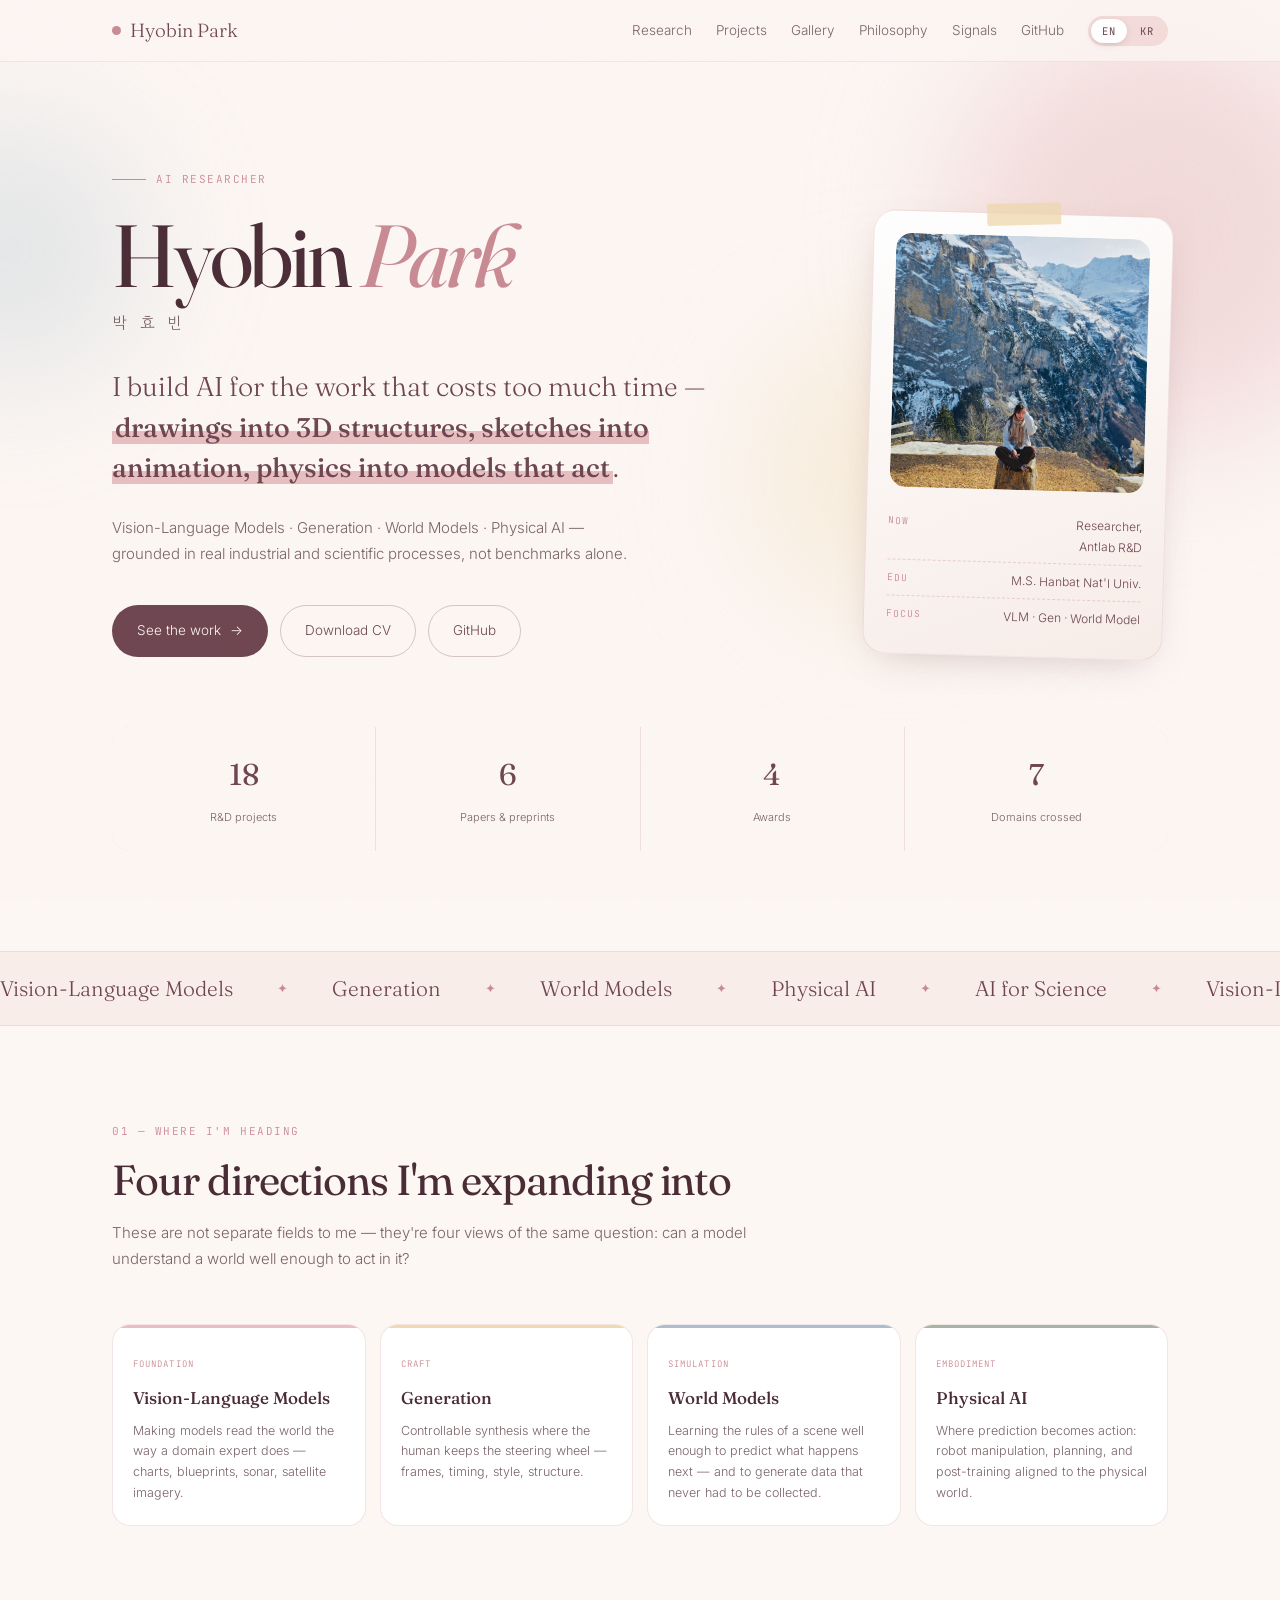
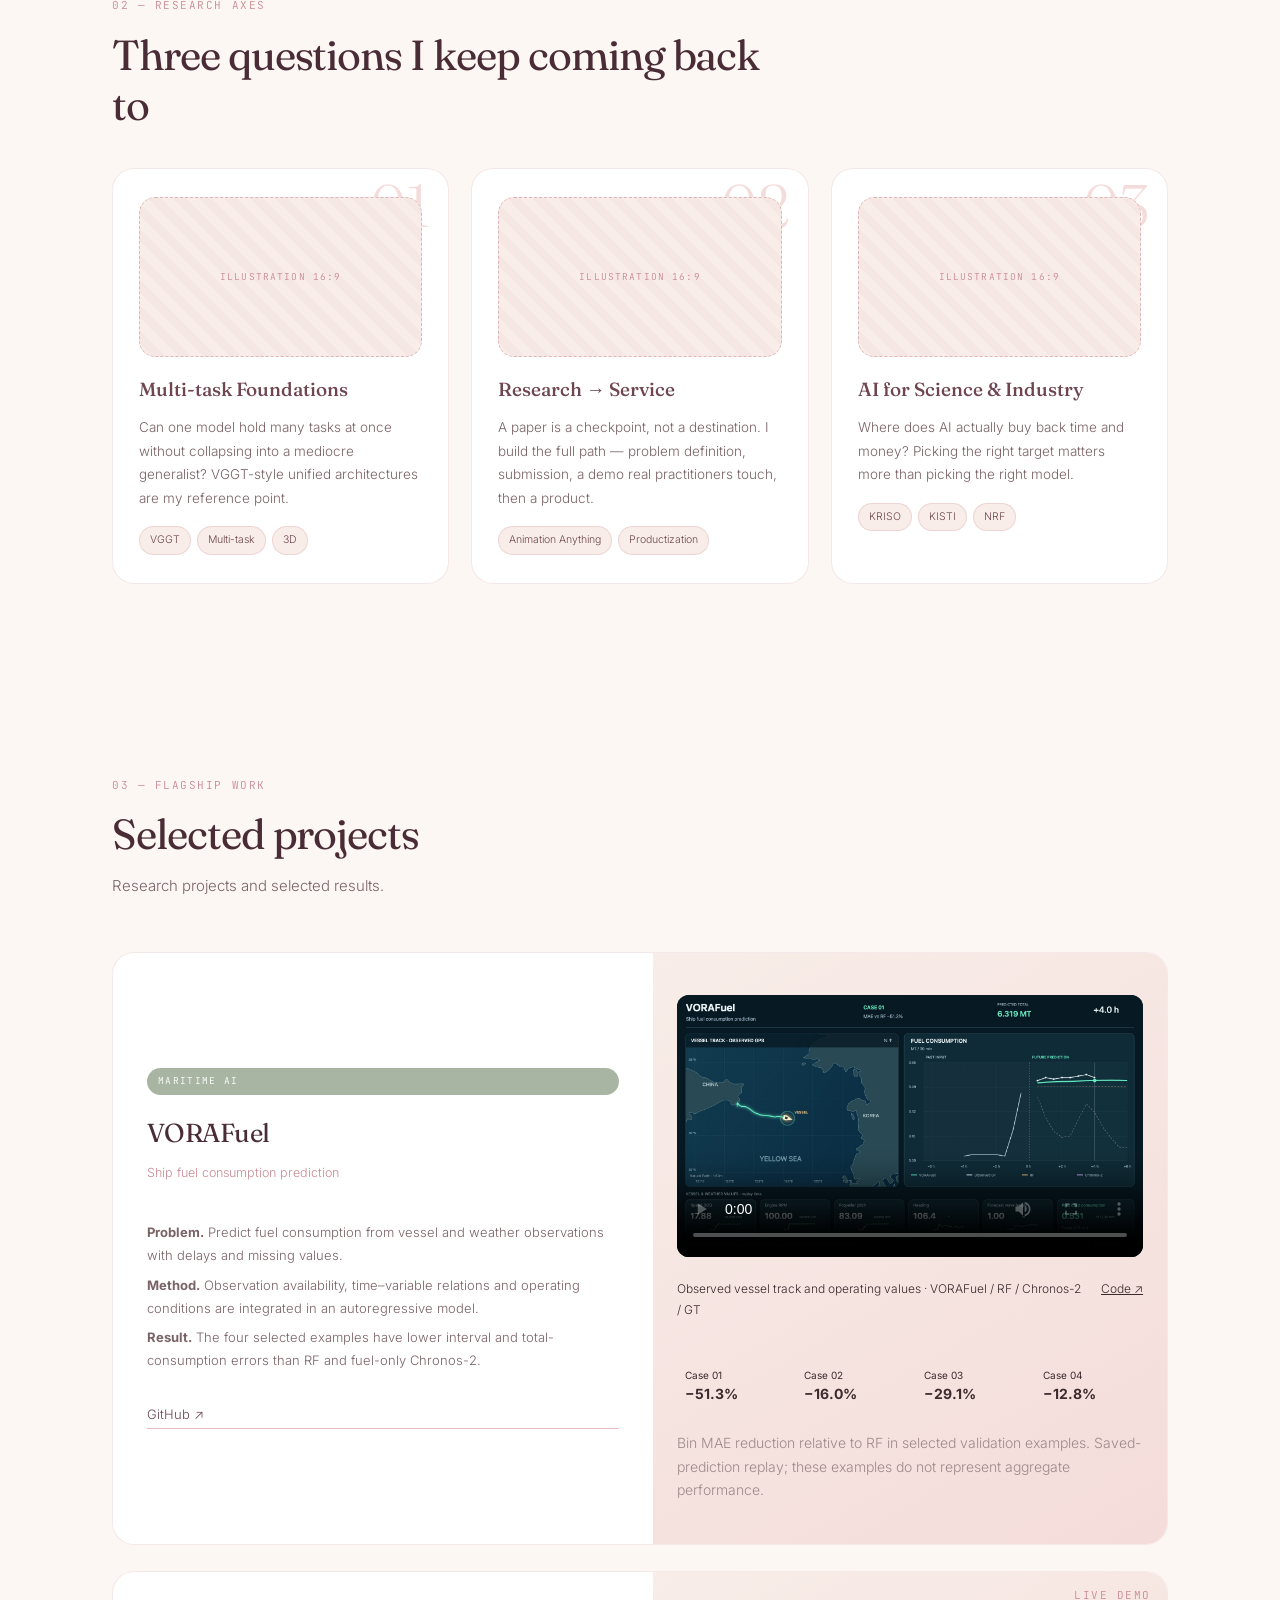
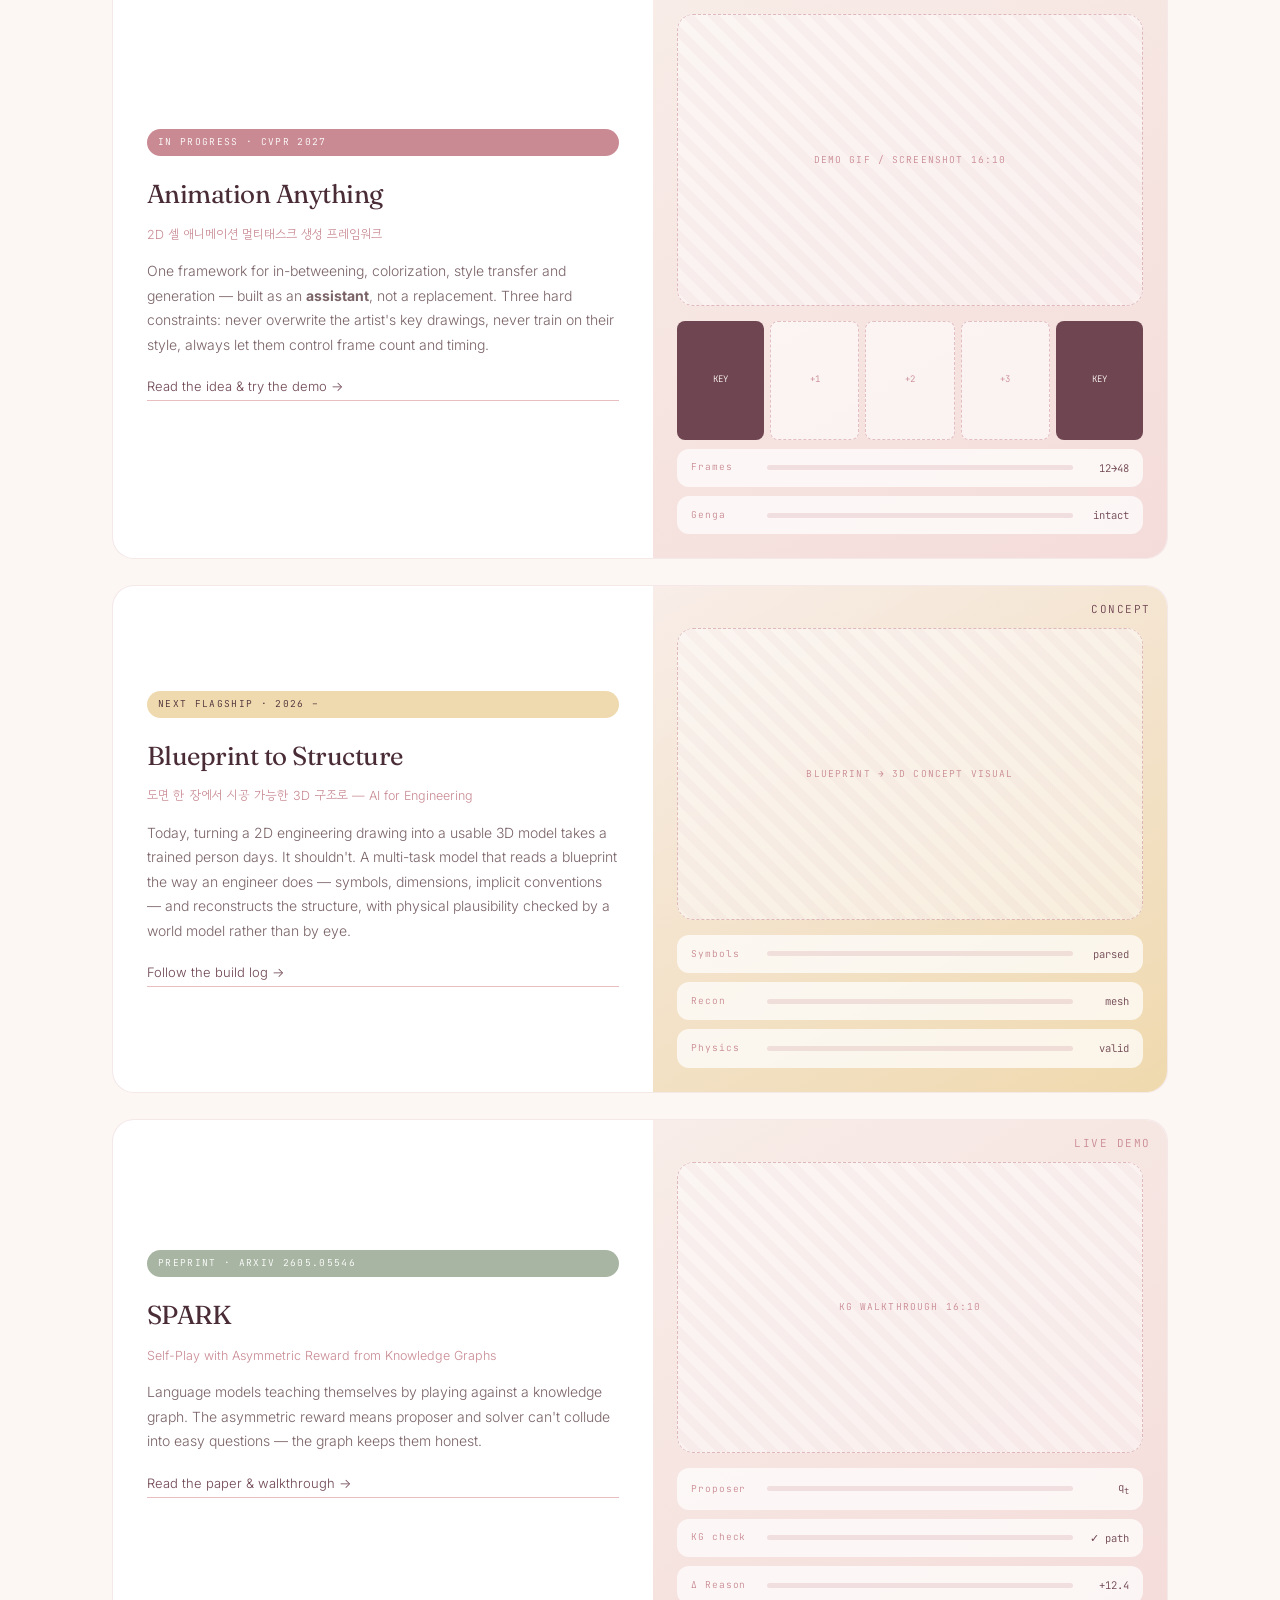
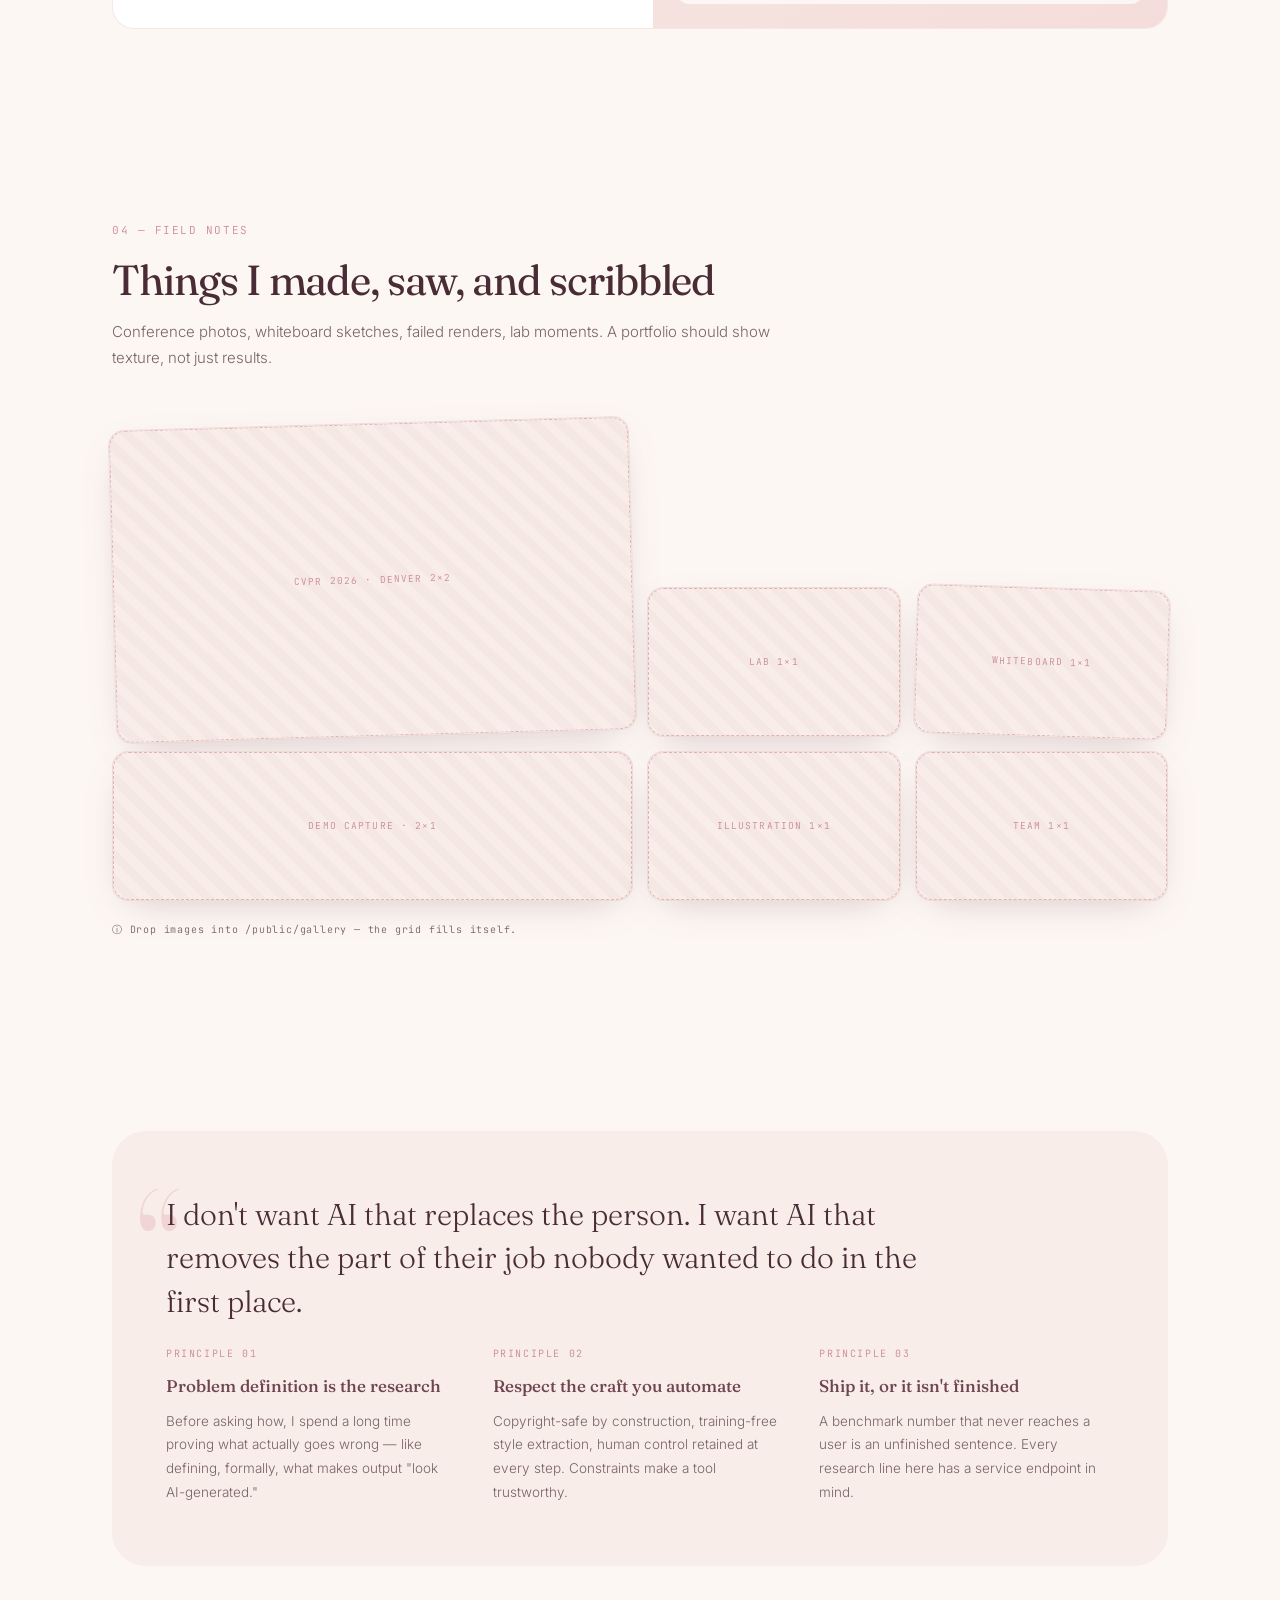
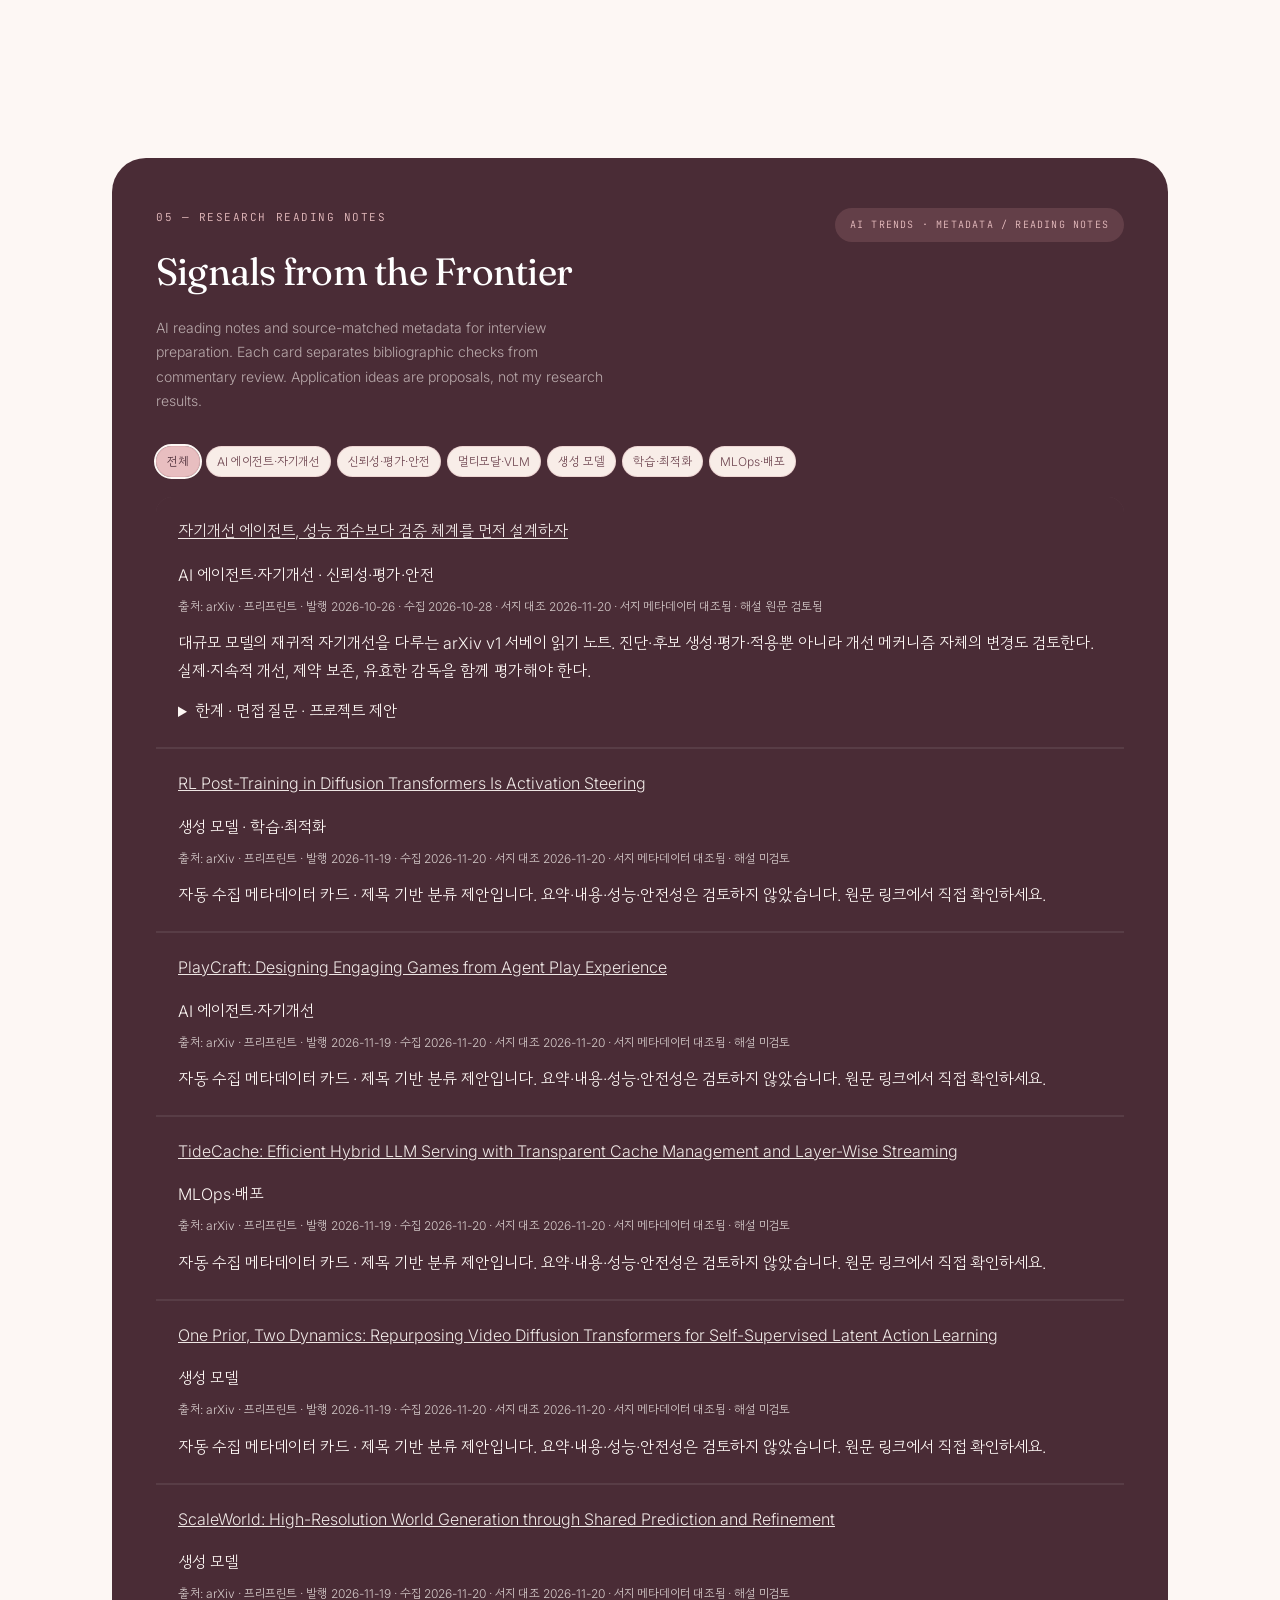
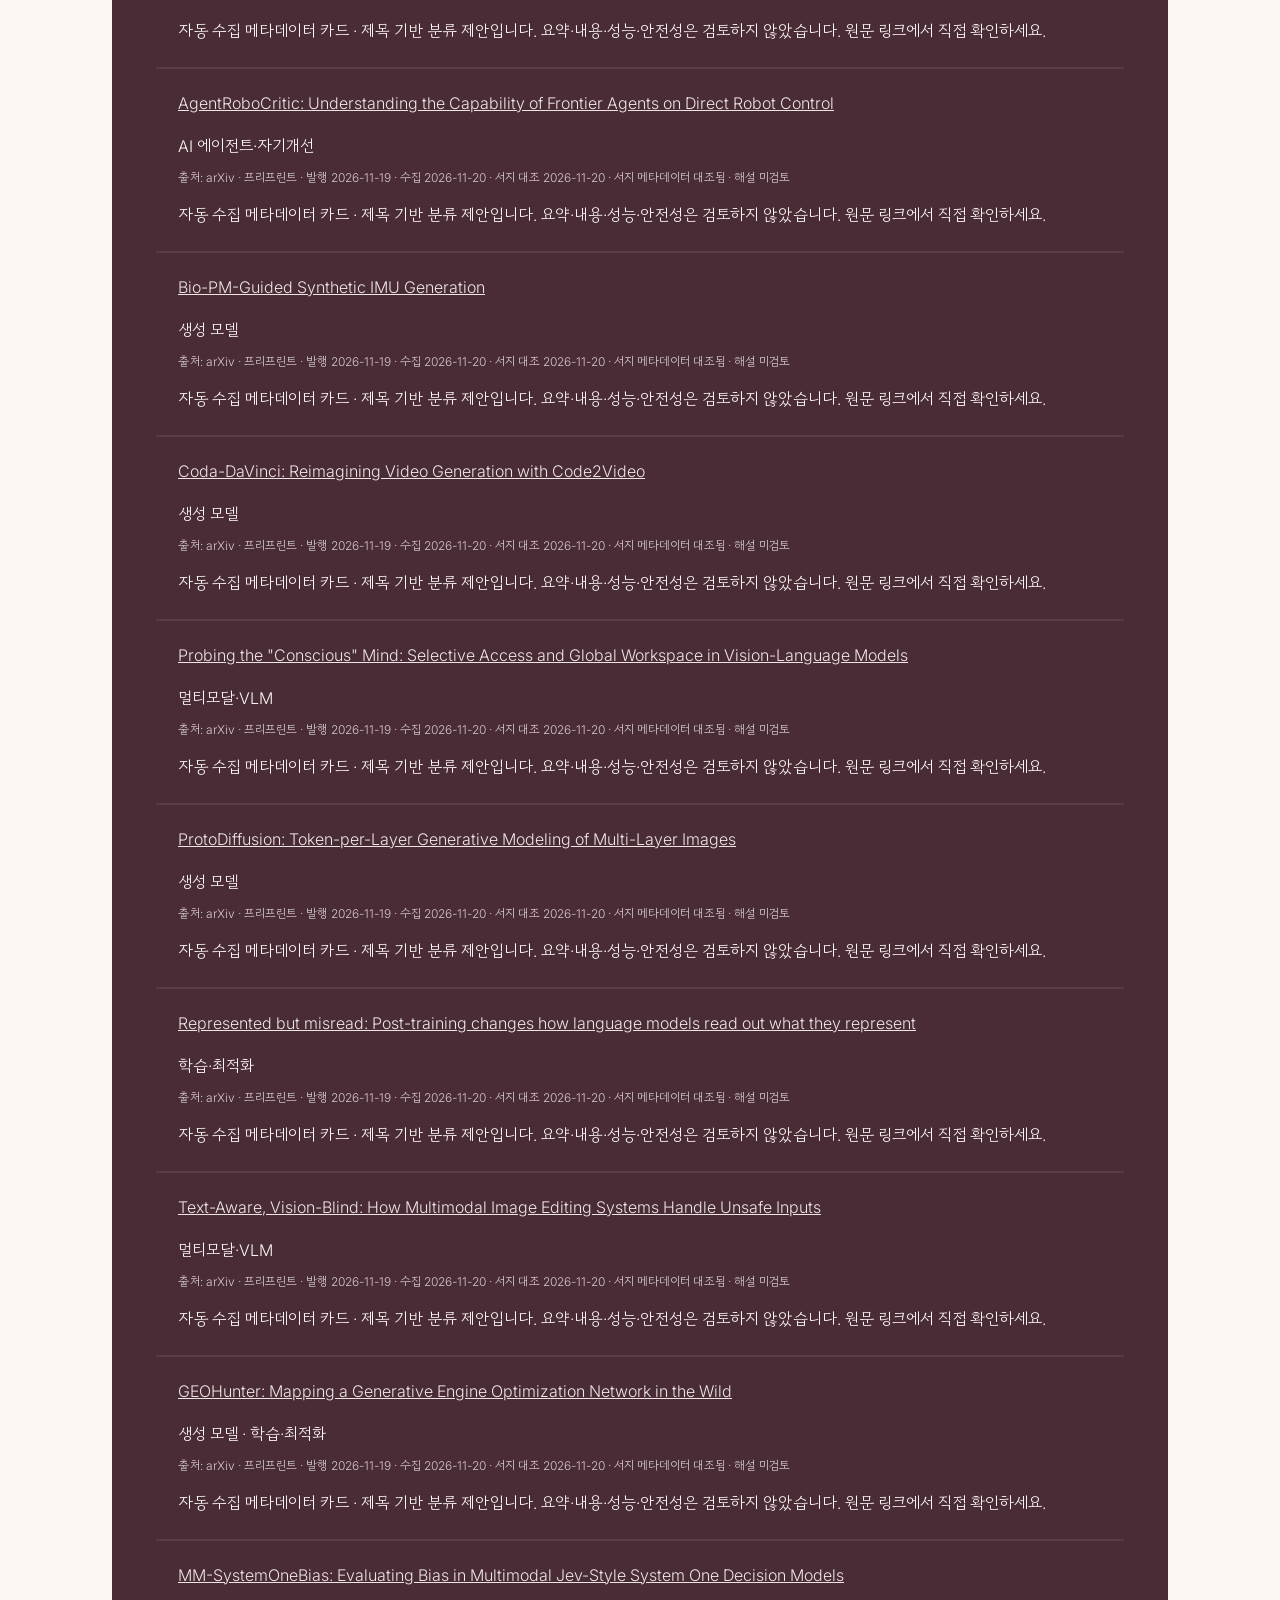
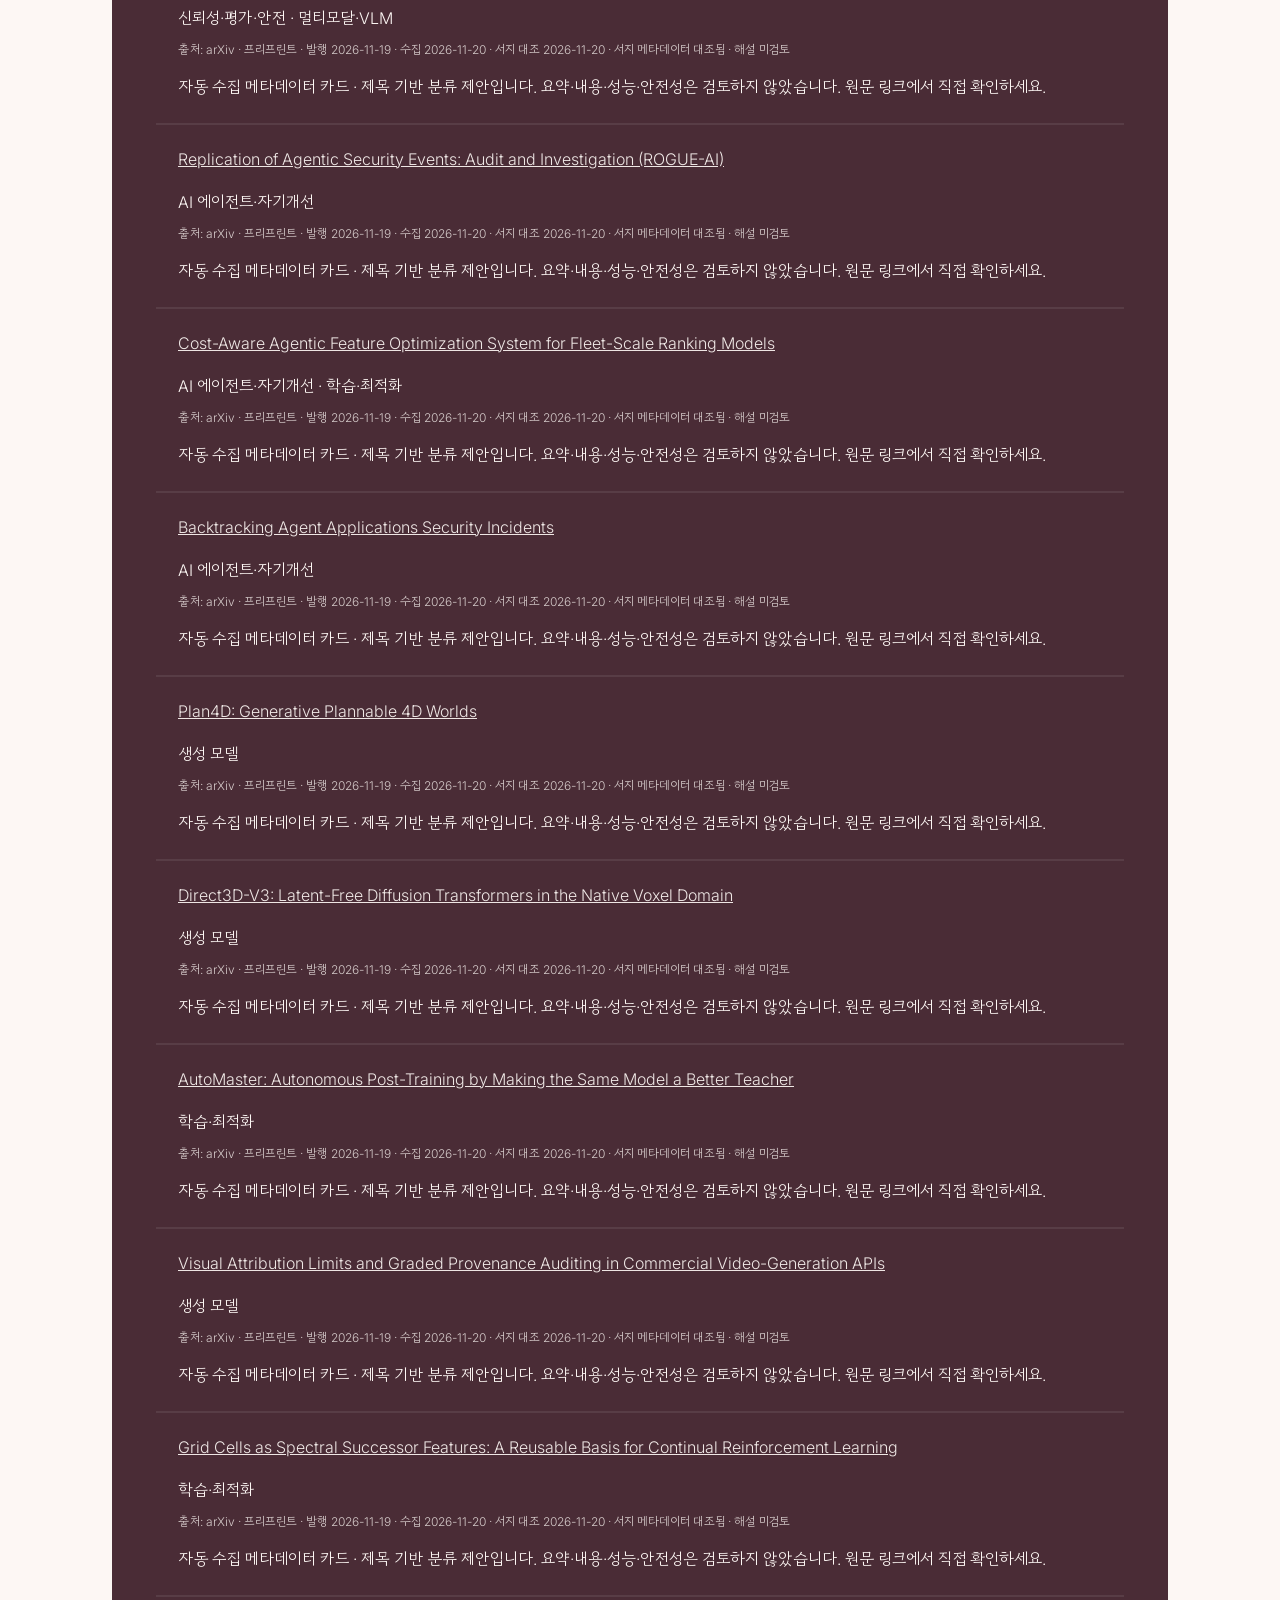
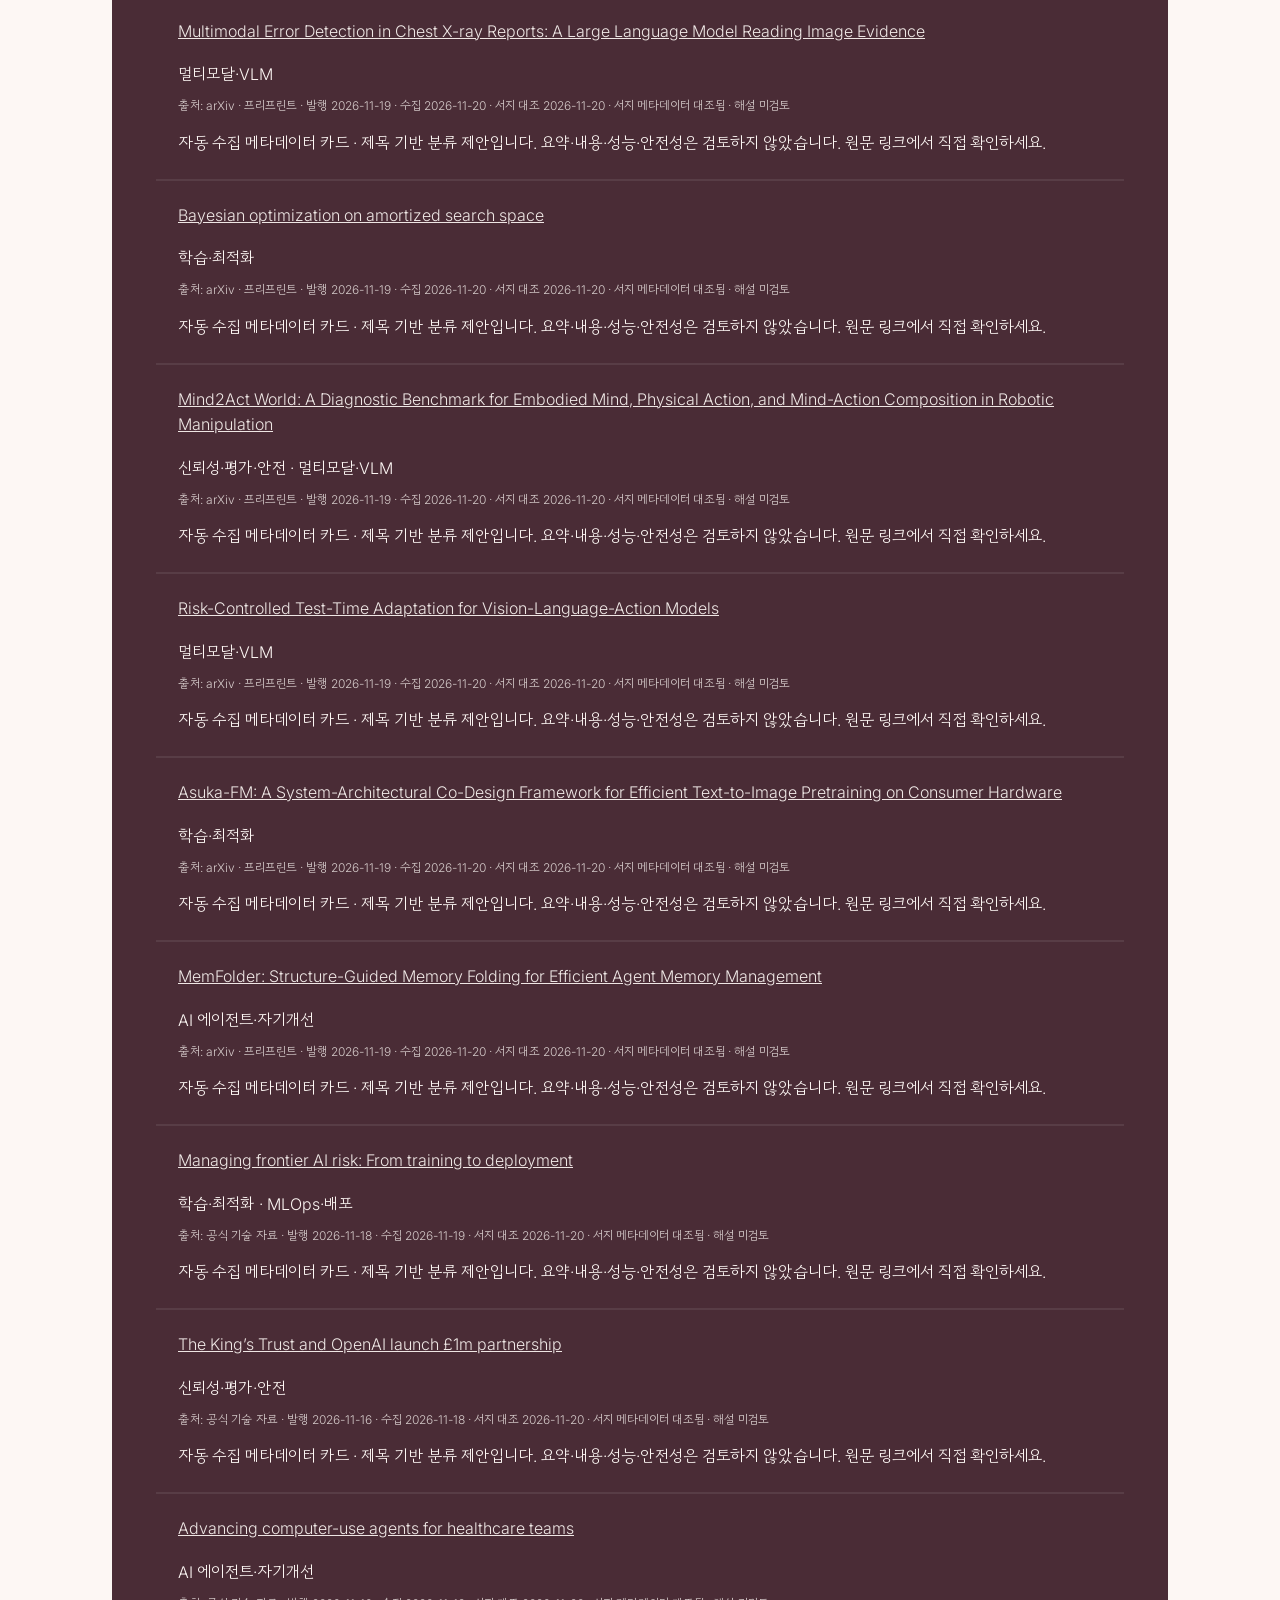
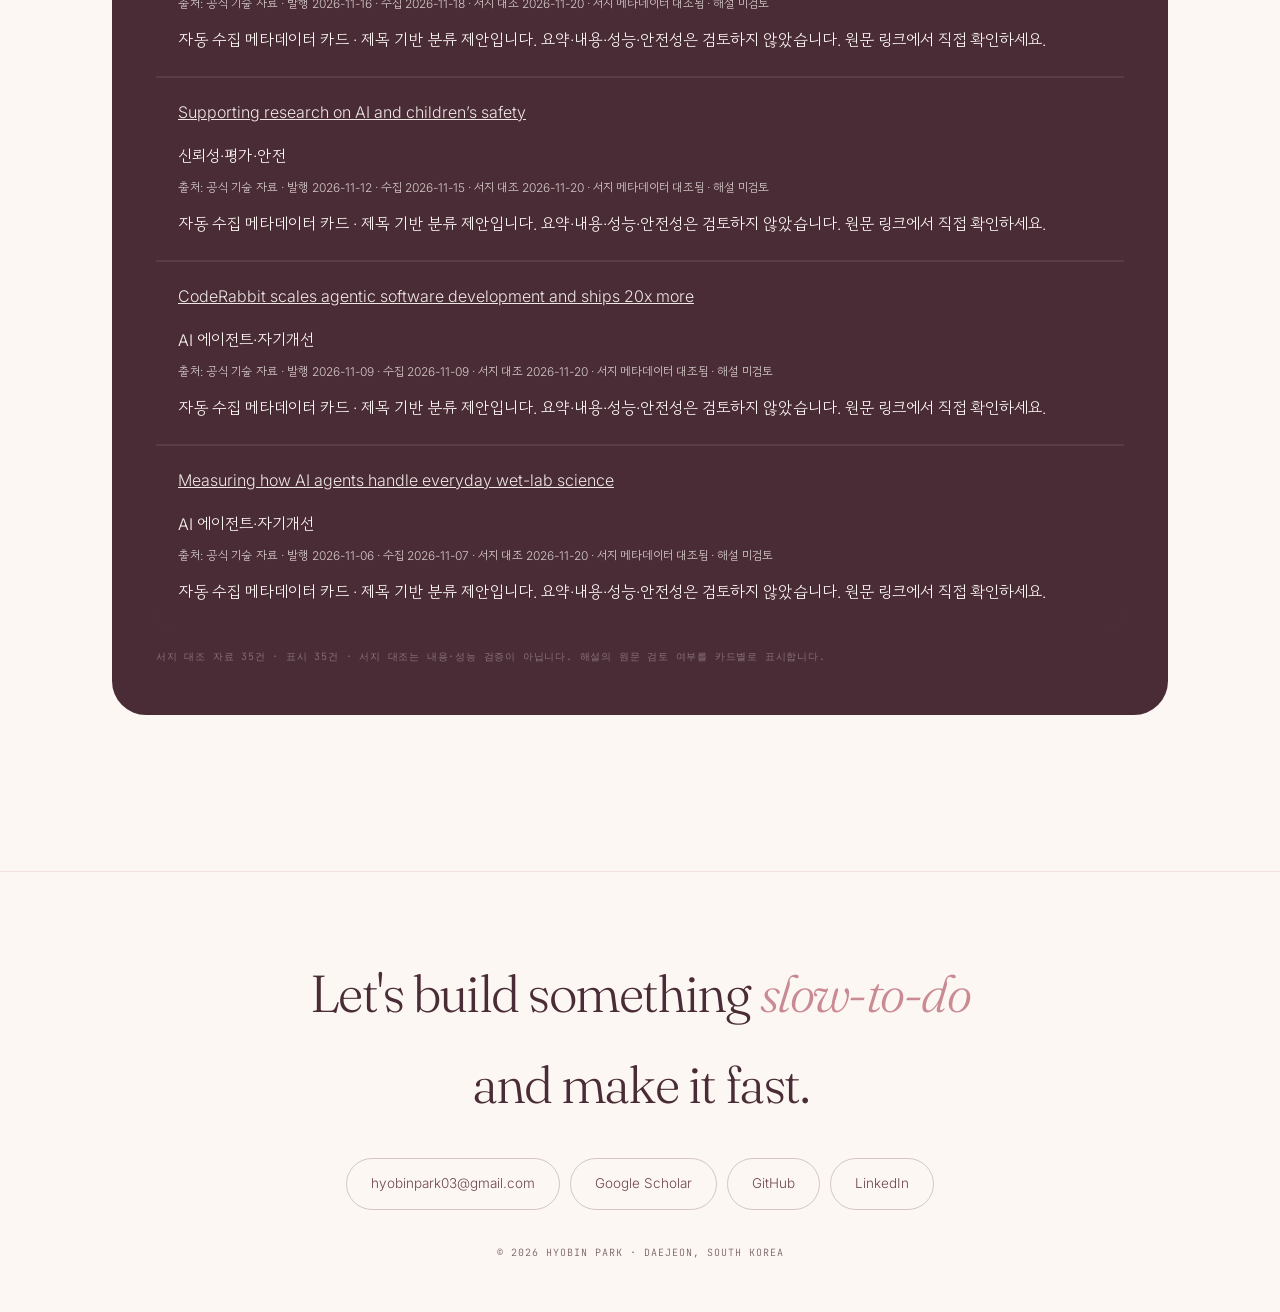
<file: index.html>
<!DOCTYPE html>
<html lang="en">
<head>
<meta charset="UTF-8">
<meta name="viewport" content="width=device-width, initial-scale=1.0">
<title>Hyobin Park — AI Researcher</title>

<!-- ═══════════════════════════════════════════════════════════
     ⚙ SETUP — 여기 두 줄만 바꾸면 GitHub 연동이 살아납니다
     ═══════════════════════════════════════════════════════════ -->
<script>
  const GITHUB_USERNAME = "hbp001";   // GitHub 아이디
  const PINNED_REPOS    = [];         // 비워두면 최근 업데이트순 자동. 예: ["animation-anything","SPARK"]
</script>

<link rel="preconnect" href="https://fonts.googleapis.com">
<link rel="preconnect" href="https://fonts.gstatic.com" crossorigin>
<link href="https://fonts.googleapis.com/css2?family=Fraunces:opsz,ital,wght@9..144,0,300;9..144,0,400;9..144,0,500;9..144,0,600;9..144,1,400&family=Inter:wght@300;400;500;600&family=JetBrains+Mono:wght@400;500&family=Gowun+Dodum&display=swap" rel="stylesheet">
<style>
:root{
  --cream:#FDF7F4; --cream-2:#F8EDE8;
  --rose:#C98A93; --rose-soft:#E8BEC0; --rose-mist:#F4DCDA;
  --plum:#6E4550; --plum-deep:#4A2C36;
  --ink:#3B2A2E; --ink-soft:#7A6367;
  --sage:#A8B5A2; --butter:#EFD9AE; --sky:#A9BFCB;
  --radius:22px;
  --shadow:0 12px 40px -18px rgba(110,69,80,.35);
  --shadow-lg:0 26px 70px -28px rgba(110,69,80,.5);
}
*{box-sizing:border-box;margin:0;padding:0}
html{scroll-behavior:smooth}
body{background:var(--cream);color:var(--ink);font-family:'Inter','Gowun Dodum',sans-serif;font-weight:300;line-height:1.75;-webkit-font-smoothing:antialiased;overflow-x:hidden}
body::before{content:'';position:fixed;inset:0;pointer-events:none;z-index:9999;opacity:.035;
  background-image:url("data:image/svg+xml,%3Csvg xmlns='http://www.w3.org/2000/svg' width='200' height='200'%3E%3Cfilter id='n'%3E%3CfeTurbulence type='fractalNoise' baseFrequency='.85' numOctaves='3'/%3E%3C/filter%3E%3Crect width='200' height='200' filter='url(%23n)'/%3E%3C/svg%3E")}
.wrap{max-width:1120px;margin:0 auto;padding:0 32px}
.mono{font-family:'JetBrains Mono',monospace;font-size:11px;letter-spacing:.14em;text-transform:uppercase}
a{color:inherit}

/* ── MEDIA SLOT ─────────────────────────────────────────────
   사진·일러스트를 넣는 자리. <img>만 안에 넣으면 자동으로 채워집니다.
   비어 있으면 점선 플레이스홀더로 보입니다.
   ─────────────────────────────────────────────────────────── */
.media{
  position:relative;overflow:hidden;border-radius:16px;background:var(--cream-2);
  display:flex;align-items:center;justify-content:center;
}
.media:empty::after,.media.ph::after{
  content:attr(data-label);position:absolute;inset:0;display:flex;align-items:center;justify-content:center;
  border:1.5px dashed rgba(201,138,147,.55);border-radius:16px;
  font-family:'JetBrains Mono',monospace;font-size:9.5px;letter-spacing:.12em;color:var(--rose);
  text-align:center;padding:14px;background:
    repeating-linear-gradient(45deg,transparent 0 9px,rgba(201,138,147,.05) 9px 18px);
}
/* 안전장치 — 슬롯 밖에 잘못 들어간 이미지도 레이아웃을 깨뜨리지 않도록 (슬롯 규칙보다 먼저) */
.card-me img,.axis img,.demo img,.gal img,.proj img,.exp-card img{max-width:100%;height:auto;border-radius:14px}
/* 슬롯 안의 이미지·영상은 칸에 꽉 채워 잘라 맞춤 */
.media img,.media video{width:100%;height:100%;object-fit:cover;display:block;border-radius:0}
/* ── 슬라이드 — .media 에 slides 클래스를 붙이고 <img>를 여러 장 넣으면 자동 동작 ── */
.media.slides img{position:absolute;inset:0;opacity:0;transition:opacity .9s ease;z-index:1}
.media.slides img.on{opacity:1;z-index:2}
.dots{position:absolute;bottom:11px;left:50%;transform:translateX(-50%);display:flex;gap:5px;z-index:5}
.dots b{width:6px;height:6px;border-radius:99px;background:rgba(255,255,255,.6);cursor:pointer;
  transition:all .35s;box-shadow:0 1px 4px rgba(0,0,0,.35)}
.dots b.on{background:#fff;width:17px}
.nav-arrow{
  position:absolute;top:50%;transform:translateY(-50%);z-index:5;width:30px;height:30px;
  border:0;border-radius:50%;background:rgba(255,255,255,.82);color:var(--plum);cursor:pointer;
  font-size:14px;line-height:1;display:flex;align-items:center;justify-content:center;
  opacity:0;transition:all .3s;box-shadow:0 2px 10px -2px rgba(0,0,0,.35)}
.media.slides:hover .nav-arrow{opacity:1}
.nav-arrow:hover{background:#fff;transform:translateY(-50%) scale(1.12)}
.nav-arrow.prev{left:9px}
.nav-arrow.next{right:9px}
.media.slides .count{
  position:absolute;top:10px;right:11px;z-index:5;font-family:'JetBrains Mono',monospace;
  font-size:9px;letter-spacing:.1em;color:#fff;background:rgba(74,44,54,.55);
  padding:3px 8px;border-radius:99px;backdrop-filter:blur(4px)}

/* 초점 조절 — 인물이 잘리면 아래 클래스를 <img>에 추가 */
.media img.top{object-position:center top}
.media img.bottom{object-position:center bottom}
.media img.left{object-position:left center}
.media img.right{object-position:right center}
.media img.fit{object-fit:contain;background:var(--cream-2)}
.media.tilt{transform:rotate(-1.6deg)}
.media.tilt-r{transform:rotate(1.8deg)}

nav{position:fixed;top:0;left:0;right:0;z-index:100;backdrop-filter:blur(14px);background:rgba(253,247,244,.78);border-bottom:1px solid rgba(201,138,147,.16)}
.nav-in{max-width:1120px;margin:0 auto;padding:14px 32px;display:flex;align-items:center;gap:28px}
.logo{font-family:'Fraunces',serif;font-size:19px;color:var(--plum);display:flex;align-items:center;gap:9px}
.logo .dot{width:9px;height:9px;border-radius:50%;background:var(--rose)}
.nav-links{margin-left:auto;display:flex;gap:24px;align-items:center}
.nav-links a{color:var(--ink-soft);text-decoration:none;font-size:13.5px;position:relative;padding:3px 0;transition:color .25s}
.nav-links a::after{content:'';position:absolute;left:0;bottom:0;width:0;height:1.5px;background:var(--rose);transition:width .3s}
.nav-links a:hover{color:var(--plum)}.nav-links a:hover::after{width:100%}
.lang{display:flex;background:var(--rose-mist);border-radius:999px;padding:3px;gap:2px}
.lang button{border:0;background:transparent;cursor:pointer;font-family:'JetBrains Mono',monospace;font-size:10.5px;letter-spacing:.1em;padding:5px 11px;border-radius:999px;color:var(--plum);transition:all .25s}
.lang button.on{background:#fff;box-shadow:0 2px 8px -3px rgba(110,69,80,.4)}

header{padding:170px 0 100px;position:relative}
.blob{position:absolute;border-radius:50%;filter:blur(70px);opacity:.5;pointer-events:none}
.b1{width:420px;height:420px;background:var(--rose-soft);top:20px;right:-90px;animation:float 14s ease-in-out infinite}
.b2{width:300px;height:300px;background:var(--butter);top:320px;right:230px;opacity:.35;animation:float 18s ease-in-out infinite reverse}
.b3{width:260px;height:260px;background:var(--sky);top:120px;left:-120px;opacity:.3;animation:float 16s ease-in-out infinite}
@keyframes float{0%,100%{transform:translate(0,0)}50%{transform:translate(-26px,32px)}}
.hero-grid{display:grid;grid-template-columns:1fr 300px;gap:60px;align-items:end;position:relative;z-index:2}
.eyebrow{color:var(--rose);margin-bottom:22px;display:flex;align-items:center;gap:10px}
.eyebrow .line{width:34px;height:1px;background:var(--rose)}
h1.name{font-family:'Fraunces',serif;font-size:clamp(52px,7.6vw,88px);line-height:1.02;font-weight:400;color:var(--plum-deep);letter-spacing:-.035em;margin-bottom:8px}
h1.name em{font-style:italic;color:var(--rose)}
.kr-name{font-size:16px;color:var(--ink-soft);letter-spacing:.28em;margin-bottom:30px}
.tagline{font-family:'Fraunces',serif;font-size:clamp(21px,2.5vw,27px);line-height:1.5;color:var(--plum);max-width:640px;font-weight:300;margin-bottom:26px}
.tagline b{font-weight:500;background:linear-gradient(transparent 62%,var(--rose-soft) 62%);padding:0 3px}
.sub{font-size:15px;color:var(--ink-soft);max-width:520px;margin-bottom:38px}
.cta-row{display:flex;gap:12px;flex-wrap:wrap}
.btn{display:inline-flex;align-items:center;gap:9px;padding:13px 24px;border-radius:999px;font-size:13.5px;text-decoration:none;transition:all .3s;border:1px solid transparent}
.btn-fill{background:var(--plum);color:var(--cream)}
.btn-fill:hover{background:var(--rose);transform:translateY(-2px);box-shadow:var(--shadow)}
.btn-ghost{border-color:rgba(110,69,80,.28);color:var(--plum)}
.btn-ghost:hover{background:var(--rose-mist);transform:translateY(-2px)}

.card-me{background:linear-gradient(160deg,#fff,var(--cream-2));border-radius:var(--radius);padding:22px;box-shadow:var(--shadow);border:1px solid rgba(201,138,147,.2);transform:rotate(1.6deg);position:relative}
.card-me::before{content:'';position:absolute;top:-11px;left:50%;transform:translateX(-50%) rotate(-3deg);width:74px;height:22px;background:rgba(239,217,174,.75);border-radius:2px}
.card-me .media{aspect-ratio:1;margin-bottom:16px}
.meta-row{display:flex;justify-content:space-between;font-size:12px;padding:7px 0;border-bottom:1px dashed rgba(201,138,147,.35)}
.meta-row:last-child{border:0}
.meta-row span:first-child{color:var(--rose);font-family:'JetBrains Mono',monospace;font-size:9.5px;letter-spacing:.1em;text-transform:uppercase;padding-top:3px}
.meta-row span:last-child{color:var(--plum);text-align:right}
.strip{margin-top:70px;display:grid;grid-template-columns:repeat(4,1fr);gap:1px;background:rgba(201,138,147,.22);border-radius:18px;overflow:hidden;position:relative;z-index:2}
.stat{background:var(--cream);padding:22px 20px;text-align:center;transition:background .3s}
.stat:hover{background:var(--rose-mist)}
.stat b{display:block;font-family:'Fraunces',serif;font-size:30px;color:var(--plum);font-weight:400}
.stat span{font-size:11px;color:var(--ink-soft)}

/* ── pillars marquee ── */
.pillars{border-top:1px solid rgba(201,138,147,.2);border-bottom:1px solid rgba(201,138,147,.2);padding:18px 0;overflow:hidden;background:var(--cream-2)}
.track-m{display:flex;gap:44px;width:max-content;animation:slide 26s linear infinite}
.track-m span{font-family:'Fraunces',serif;font-size:21px;color:var(--plum);white-space:nowrap;display:flex;align-items:center;gap:44px;font-weight:300}
.track-m span::after{content:'✦';color:var(--rose);font-size:13px}
@keyframes slide{to{transform:translateX(-50%)}}

section{padding:96px 0}
.sec-head{margin-bottom:52px;max-width:660px}
.sec-head .mono{color:var(--rose);display:block;margin-bottom:14px}
.sec-head h2{font-family:'Fraunces',serif;font-size:clamp(30px,4vw,42px);font-weight:400;color:var(--plum-deep);line-height:1.2;letter-spacing:-.025em;margin-bottom:14px}
.sec-head p{font-size:15px;color:var(--ink-soft)}

/* ── expansion 4 ── */
.exp{display:grid;grid-template-columns:repeat(4,1fr);gap:14px;margin-bottom:70px}
.exp-card{background:#fff;border:1px solid rgba(201,138,147,.22);border-radius:18px;padding:22px 20px;transition:all .35s;position:relative;overflow:hidden}
.exp-card:hover{transform:translateY(-5px);box-shadow:var(--shadow);border-color:var(--rose-soft)}
.exp-card .bar{position:absolute;top:0;left:0;height:3px;width:100%;background:var(--rose-soft)}
.exp-card:nth-child(2) .bar{background:var(--butter)}
.exp-card:nth-child(3) .bar{background:var(--sky)}
.exp-card:nth-child(4) .bar{background:var(--sage)}
.exp-card h4{font-family:'Fraunces',serif;font-size:17px;color:var(--plum-deep);font-weight:500;margin:8px 0 8px}
.exp-card p{font-size:12.5px;color:var(--ink-soft);line-height:1.65}
.exp-card .st{font-family:'JetBrains Mono',monospace;font-size:9px;letter-spacing:.12em;color:var(--rose);text-transform:uppercase}

.axes{display:grid;grid-template-columns:repeat(3,1fr);gap:22px}
.axis{background:#fff;border-radius:var(--radius);padding:28px 26px;border:1px solid rgba(201,138,147,.2);position:relative;overflow:hidden;transition:transform .35s,box-shadow .35s}
.axis:hover{transform:translateY(-6px);box-shadow:var(--shadow)}
.axis .num{font-family:'Fraunces',serif;font-size:60px;color:var(--rose-mist);position:absolute;top:6px;right:18px;line-height:1}
.axis .media{aspect-ratio:16/9;margin-bottom:16px}
.axis h3{font-family:'Fraunces',serif;font-size:19px;font-weight:500;color:var(--plum);margin-bottom:10px;position:relative}
.axis p{font-size:13.5px;color:var(--ink-soft);position:relative}
.tags{display:flex;flex-wrap:wrap;gap:6px;margin-top:16px}
.tag{font-size:10.5px;padding:4px 10px;border-radius:999px;background:var(--cream-2);color:var(--plum);border:1px solid rgba(201,138,147,.25)}

/* ── projects ── */
.feat{display:flex;flex-direction:column;gap:26px}
.proj{display:grid;grid-template-columns:1.05fr 1fr;background:#fff;border-radius:var(--radius);overflow:hidden;border:1px solid rgba(201,138,147,.2);transition:box-shadow .4s,transform .4s}
.proj:hover{box-shadow:var(--shadow-lg);transform:translateY(-4px)}
.proj-body{padding:36px 34px;display:flex;flex-direction:column;justify-content:center}
.badge{display:inline-block;font-family:'JetBrains Mono',monospace;font-size:9.5px;letter-spacing:.14em;text-transform:uppercase;padding:5px 11px;border-radius:999px;margin-bottom:16px}
.badge.now{background:var(--rose);color:#fff}
.badge.pub{background:var(--sage);color:#fff}
.badge.next{background:var(--butter);color:var(--plum-deep)}
.proj h3{font-family:'Fraunces',serif;font-size:26px;font-weight:400;color:var(--plum-deep);margin-bottom:6px;letter-spacing:-.02em}
.proj .krsub{font-size:12.5px;color:var(--rose);margin-bottom:14px}
.proj p{font-size:14px;color:var(--ink-soft);margin-bottom:18px}
.proj-link{font-size:13px;color:var(--plum);text-decoration:none;border-bottom:1px solid var(--rose-soft);padding-bottom:2px;transition:all .25s}
.proj-link:hover{border-color:var(--rose);letter-spacing:.02em}
.demo{background:linear-gradient(150deg,var(--cream-2),var(--rose-mist));padding:42px 24px 24px;display:flex;flex-direction:column;justify-content:center;gap:9px;position:relative}
.demo-label{position:absolute;top:14px;right:16px;color:var(--rose)}
.demo .media{aspect-ratio:16/10;margin-bottom:6px;background:rgba(255,255,255,.5)}
.demo-bar{display:flex;align-items:center;gap:10px;background:rgba(255,255,255,.72);border-radius:12px;padding:10px 14px}
.demo-bar .k{font-family:'JetBrains Mono',monospace;font-size:9.5px;color:var(--rose);letter-spacing:.1em;min-width:66px}
.demo-bar .track{flex:1;height:5px;background:rgba(201,138,147,.22);border-radius:99px;overflow:hidden}
.demo-bar .fill{height:100%;background:var(--rose);border-radius:99px;animation:grow 2.2s ease-out forwards;transform-origin:left}
@keyframes grow{from{transform:scaleX(0)}}
.demo-bar .v{font-family:'JetBrains Mono',monospace;font-size:10.5px;color:var(--plum);min-width:46px;text-align:right}
.frames{display:flex;gap:6px}
.frame{flex:1;aspect-ratio:3/4;border-radius:8px;background:rgba(255,255,255,.6);border:1px dashed rgba(201,138,147,.5);display:flex;align-items:center;justify-content:center;font-family:'JetBrains Mono',monospace;font-size:9px;color:var(--rose)}
.frame.key{background:var(--plum);border:0;color:var(--cream)}

/* ── gallery ── */
.gal{display:grid;grid-template-columns:repeat(4,1fr);grid-auto-rows:150px;gap:14px}
.gal .media{width:100%;height:100%;box-shadow:var(--shadow);border:1px solid rgba(201,138,147,.18)}
.gal .w2{grid-column:span 2}.gal .h2{grid-row:span 2}
.gal-note{margin-top:20px;font-family:'JetBrains Mono',monospace;font-size:10px;color:var(--ink-soft);letter-spacing:.08em}

/* ── philosophy ── */
.philo{background:var(--cream-2);border-radius:34px;padding:62px 54px;position:relative;overflow:hidden}
.philo::before{content:'“';position:absolute;top:-38px;left:26px;font-family:'Fraunces',serif;font-size:200px;color:var(--rose-soft);opacity:.5}
.philo-lead{font-family:'Fraunces',serif;font-size:clamp(22px,3vw,30px);color:var(--plum-deep);line-height:1.45;max-width:760px;position:relative;z-index:2;font-weight:300}
.philo-grid{display:grid;grid-template-columns:repeat(3,1fr);gap:32px;position:relative;z-index:2;margin-top:22px}
.philo-item h4{font-family:'Fraunces',serif;font-size:17px;color:var(--plum);margin-bottom:9px;font-weight:500}
.philo-item p{font-size:13.5px;color:var(--ink-soft)}
.philo-item .no{font-family:'JetBrains Mono',monospace;font-size:10px;color:var(--rose);letter-spacing:.16em;margin-bottom:8px;display:block}

/* ── radar ── */
.radar{background:var(--plum-deep);border-radius:34px;padding:50px 44px;color:var(--cream)}
.radar-top{display:flex;align-items:flex-start;gap:20px;flex-wrap:wrap;margin-bottom:32px}
.radar-top h2{font-family:'Fraunces',serif;font-size:clamp(28px,3.6vw,38px);font-weight:400;letter-spacing:-.02em;color:#fff}
.radar-top .mono{color:var(--rose-soft);display:block;margin-bottom:12px}
.radar-top p{font-size:14px;color:rgba(253,247,244,.62);max-width:460px;margin-top:10px}
.live{margin-left:auto;display:flex;align-items:center;gap:8px;background:rgba(201,138,147,.2);padding:8px 15px;border-radius:999px;font-family:'JetBrains Mono',monospace;font-size:10px;letter-spacing:.12em;color:var(--rose-soft)}
.pulse{width:7px;height:7px;border-radius:50%;background:#8FD19E;animation:pulse 1.9s infinite}
@keyframes pulse{0%,100%{opacity:1;box-shadow:0 0 0 0 rgba(143,209,158,.6)}50%{opacity:.55;box-shadow:0 0 0 7px rgba(143,209,158,0)}}
.feed{display:grid;gap:2px;background:rgba(253,247,244,.08);border-radius:16px;overflow:hidden}
.item{background:var(--plum-deep);padding:15px 20px;display:grid;grid-template-columns:84px 1fr auto auto;gap:16px;align-items:center;transition:background .3s;text-decoration:none;color:inherit}
.item:hover{background:rgba(201,138,147,.14)}
.item .go{font-size:13px;color:rgba(253,247,244,.25);transition:all .3s}
.item:hover .go{color:var(--rose-soft);transform:translate(3px,-3px)}
.item:hover .ttl{color:#fff}
.src{font-family:'JetBrains Mono',monospace;font-size:9px;letter-spacing:.1em;padding:4px 8px;border-radius:5px;text-align:center}
.src.arxiv{background:rgba(201,138,147,.28);color:var(--rose-soft)}
.src.hf{background:rgba(239,217,174,.22);color:var(--butter)}
.src.news{background:rgba(169,191,203,.22);color:var(--sky)}
.src.cfp{background:rgba(168,181,162,.24);color:#C3D2BD}
.item .ttl{font-size:13.5px;color:rgba(253,247,244,.92)}
.item .ttl small{display:block;font-size:11.5px;color:rgba(253,247,244,.45);margin-top:3px}
.item .when{font-family:'JetBrains Mono',monospace;font-size:9.5px;color:rgba(253,247,244,.35)}
.radar-foot{margin-top:20px;font-family:'JetBrains Mono',monospace;font-size:10px;color:rgba(253,247,244,.34);letter-spacing:.08em}

/* ── github ── */
.gh-head{display:flex;align-items:flex-end;gap:20px;flex-wrap:wrap;margin-bottom:34px}
.gh-chart{background:#fff;border:1px solid rgba(201,138,147,.22);border-radius:20px;padding:26px 28px;margin-bottom:22px;overflow-x:auto}
.gh-chart img{width:100%;min-width:660px;display:block}
.gh-chart .ph-chart{min-width:660px;height:120px;border:1.5px dashed rgba(201,138,147,.5);border-radius:12px;display:flex;align-items:center;justify-content:center;font-family:'JetBrains Mono',monospace;font-size:10px;letter-spacing:.12em;color:var(--rose);background:repeating-linear-gradient(45deg,transparent 0 9px,rgba(201,138,147,.05) 9px 18px)}
.gh-chart .cap{font-family:'JetBrains Mono',monospace;font-size:9.5px;color:var(--ink-soft);letter-spacing:.1em;margin-top:14px}
.repos{display:grid;grid-template-columns:repeat(3,1fr);gap:14px}
.repo{background:#fff;border:1px solid rgba(201,138,147,.22);border-radius:18px;padding:22px;text-decoration:none;display:block;transition:all .35s;position:relative}
.repo:hover{transform:translateY(-5px);box-shadow:var(--shadow);border-color:var(--rose-soft)}
.repo h4{font-family:'Fraunces',serif;font-size:16px;color:var(--plum-deep);font-weight:500;margin-bottom:7px;word-break:break-word}
.repo p{font-size:12.5px;color:var(--ink-soft);min-height:38px;line-height:1.6}
.repo .foot{display:flex;gap:14px;align-items:center;margin-top:14px;font-family:'JetBrains Mono',monospace;font-size:9.5px;color:var(--rose);letter-spacing:.06em}
.repo .lang-dot{width:8px;height:8px;border-radius:50%;background:var(--rose);display:inline-block;margin-right:5px;vertical-align:middle}
.gh-empty{background:var(--cream-2);border:1.5px dashed rgba(201,138,147,.5);border-radius:18px;padding:30px;text-align:center;font-size:13px;color:var(--ink-soft)}

footer{padding:76px 0 50px;text-align:center;border-top:1px solid rgba(201,138,147,.22);margin-top:60px}
footer .hi{font-family:'Fraunces',serif;font-size:clamp(30px,5vw,52px);color:var(--plum-deep);font-weight:300;margin-bottom:18px;letter-spacing:-.03em}
footer .hi em{font-style:italic;color:var(--rose)}
.socials{display:flex;gap:10px;justify-content:center;margin:28px 0 34px;flex-wrap:wrap}
.copy{font-family:'JetBrains Mono',monospace;font-size:10px;color:var(--ink-soft);letter-spacing:.1em}

[data-ko]{display:none}
body.ko [data-en]{display:none}
body.ko [data-ko]{display:inline}
body.ko p[data-ko],body.ko div[data-ko]{display:block}

@media(max-width:960px){
  .exp,.repos{grid-template-columns:repeat(2,1fr)}
  .gal{grid-template-columns:repeat(2,1fr)}
}
@media(max-width:900px){
  .hero-grid{grid-template-columns:1fr}.card-me{max-width:300px}
  .axes,.philo-grid{grid-template-columns:1fr}
  .proj{grid-template-columns:1fr}
  .strip{grid-template-columns:repeat(2,1fr)}
  .nav-links a{display:none}
  .item{grid-template-columns:70px 1fr}.item .when{display:none}
  .philo,.radar{padding:36px 24px}
  .wrap{padding:0 22px}
  .exp{grid-template-columns:1fr}
}
.fuel-results{scroll-margin-top:80px}.fuel-summary{margin:16px 0 24px}.fuel-summary p{margin:7px 0;font-size:13px;line-height:1.75}.fuel-results video{display:block;width:100%;background:#071923;border-radius:12px;border:1px solid var(--line)}.fuel-demo{min-width:0}.fuel-meta{display:flex;justify-content:space-between;gap:20px;margin:12px 0;font-size:12px}.fuel-meta a{white-space:nowrap}.fuel-case-results{display:grid;grid-template-columns:repeat(4,1fr);gap:12px;margin:20px 0 12px}.fuel-case-results button{cursor:pointer;text-align:left;color:inherit;background:transparent;font-family:inherit;padding:8px;border:1px solid var(--line);border-radius:8px;font-size:10px}.fuel-case-results b{display:block;font-size:14px;margin-top:4px}.fuel-case-results button:hover{background:#eee5e6}.fuel-case-results button:focus-visible{outline:2px solid var(--plum)}.fuel-caption{font-size:10px;line-height:1.7;opacity:.7}@media(max-width:640px){body{overflow-x:clip}.fuel-case-results{grid-template-columns:repeat(2,1fr)}.fuel-meta{flex-direction:column}}
</style>
<link rel="stylesheet" href="styles/trends.css">
</head>
<body>

<nav>
  <div class="nav-in">
    <div class="logo"><span class="dot"></span> Hyobin Park</div>
    <div class="nav-links">
      <a href="#axes"><span data-en>Research</span><span data-ko>연구</span></a>
      <a href="#work"><span data-en>Projects</span><span data-ko>프로젝트</span></a>
      <a href="#gallery"><span data-en>Gallery</span><span data-ko>갤러리</span></a>
      <a href="#philo"><span data-en>Philosophy</span><span data-ko>철학</span></a>
      <a href="#radar"><span data-en>Signals</span><span data-ko>시그널</span></a>
      <a href="#github">GitHub</a>
      <div class="lang">
        <button class="on" onclick="setLang('en',this)">EN</button>
        <button onclick="setLang('ko',this)">KR</button>
      </div>
    </div>
  </div>
</nav>

<header>
  <div class="blob b1"></div><div class="blob b2"></div><div class="blob b3"></div>
  <div class="wrap">
    <div class="hero-grid">
      <div>
        <!-- ▼▼ EDIT: 히어로 문구 ▼▼ -->
        <div class="eyebrow mono"><span class="line"></span> AI Researcher</div>
        <h1 class="name">Hyobin <em>Park</em></h1>
        <div class="kr-name">박 효 빈</div>
        <p class="tagline">
          <span data-en>I build AI for the work that costs too much time — <b>drawings into 3D structures, sketches into animation, physics into models that act</b>.</span>
          <span data-ko>시간이 지나치게 많이 드는 일을 위한 AI를 만듭니다 — <b>도면에서 3D 구조로, 원화에서 애니메이션으로, 물리에서 행동하는 모델로</b>.</span>
        </p>
        <p class="sub">
          <span data-en>Vision-Language Models · Generation · World Models · Physical AI — grounded in real industrial and scientific processes, not benchmarks alone.</span>
          <span data-ko>비전-언어 모델 · 생성 · 월드 모델 · 피지컬 AI — 벤치마크가 아니라 실제 산업·과학 현장의 프로세스 위에서.</span>
        </p>
        <div class="cta-row">
          <a class="btn btn-fill" href="#work"><span data-en>See the work</span><span data-ko>프로젝트 보기</span> →</a>
          <a class="btn btn-ghost" href="#"><span data-en>Download CV</span><span data-ko>CV 내려받기</span></a>
          <a class="btn btn-ghost" href="#github">GitHub</a>
        </div>
      </div>
      <div class="card-me">
        <!-- ▼▼ EDIT: 프로필 사진 ▼▼
             · src 경로만 본인 파일명으로 바꾸세요. 구분자는 / 입니다 (역슬래시 \ 아님)
             · 사진이 잘리면 class="top" / bottom / left / right / fit 중 하나를 추가
        -->
        <div class="media" data-label="PROFILE PHOTO&#10;1:1">
          <img src="images\profile-1.jpg.jpg" alt="Hyobin Park">
        </div>
        <div class="meta-row"><span>Now</span><span>Researcher,<br>Antlab R&D</span></div>
        <div class="meta-row"><span>Edu</span><span>M.S. Hanbat Nat'l Univ.</span></div>
        <div class="meta-row"><span>Focus</span><span>VLM · Gen · World Model</span></div>
        <!-- <div class="meta-row"><span>Role</span><span>AAAI 2027 PC Reviewer</span></div> -->
      </div>
    </div>
    <!-- ▼▼ EDIT: 숫자 스탯 ▼▼ -->
    <div class="strip">
      <div class="stat"><b>18</b><span data-en>R&D projects</span><span data-ko>연구 과제</span></div>
      <div class="stat"><b>6</b><span data-en>Papers &amp; preprints</span><span data-ko>논문 · 프리프린트</span></div>
      <div class="stat"><b>4</b><span data-en>Awards</span><span data-ko>수상</span></div>
      <div class="stat"><b>7</b><span data-en>Domains crossed</span><span data-ko>적용 도메인</span></div>
    </div>
  </div>
</header>

<div class="pillars">
  <div class="track-m" id="mq">
    <span>Vision-Language Models</span><span>Generation</span><span>World Models</span><span>Physical AI</span>
    <span>AI for Science</span>
    <!-- <span>Self-Play &amp; Knowledge Graphs</span> -->
  </div>
</div>

<section id="axes">
  <div class="wrap">
    <div class="sec-head">
      <span class="mono">01 — Where I'm heading</span>
      <h2><span data-en>Four directions I'm expanding into</span><span data-ko>앞으로 확장해 나갈 네 방향</span></h2>
      <p><span data-en>These are not separate fields to me — they're four views of the same question: can a model understand a world well enough to act in it?</span><span data-ko>저에게 이 넷은 별개 분야가 아닙니다. "모델이 세계를 충분히 이해해서 그 안에서 행동할 수 있는가"라는 하나의 질문을 네 방향에서 보는 것에 가깝습니다.</span></p>
    </div>

    <!-- ▼▼ EDIT: 확장 4축 (VLM / Generation / World Model / Physical AI) ▼▼ -->
    <div class="exp">
      <div class="exp-card"><span class="bar"></span>
        <span class="st">Foundation</span>
        <h4>Vision-Language Models</h4>
        <p><span data-en>Making models read the world the way a domain expert does — charts, blueprints, sonar, satellite imagery.</span><span data-ko>도메인 전문가가 읽듯 세계를 읽는 모델 — 도표, 도면, 소나, 위성 영상.</span></p>
      </div>
      <div class="exp-card"><span class="bar"></span>
        <span class="st">Craft</span>
        <h4>Generation</h4>
        <p><span data-en>Controllable synthesis where the human keeps the steering wheel — frames, timing, style, structure.</span><span data-ko>사람이 핸들을 놓지 않는 제어 가능한 생성 — 프레임, 타이밍, 스타일, 구조.</span></p>
      </div>
      <div class="exp-card"><span class="bar"></span>
        <span class="st">Simulation</span>
        <h4>World Models</h4>
        <p><span data-en>Learning the rules of a scene well enough to predict what happens next — and to generate data that never had to be collected.</span><span data-ko>다음에 무엇이 일어날지 예측할 만큼 장면의 규칙을 학습하고, 수집할 필요조차 없던 데이터를 생성하기.</span></p>
      </div>
      <div class="exp-card"><span class="bar"></span>
        <span class="st">Embodiment</span>
        <h4>Physical AI</h4>
        <p><span data-en>Where prediction becomes action: robot manipulation, planning, and post-training aligned to the physical world.</span><span data-ko>예측이 행동이 되는 지점 — 로봇 조작과 계획, 물리 세계에 정렬된 포스트 트레이닝.</span></p>
      </div>
    </div>

    <div class="sec-head" style="margin-bottom:38px">
      <span class="mono">02 — Research Axes</span>
      <h2><span data-en>Three questions I keep coming back to</span><span data-ko>계속 되돌아오는 세 가지 질문</span></h2>
    </div>
    <!-- ▼▼ EDIT: 연구 3축 ▼▼ -->
    <div class="axes">
      <div class="axis">
        <span class="num">01</span>
        <div class="media" data-label="ILLUSTRATION&#10;16:9"></div>
        <h3><span data-en>Multi-task Foundations</span><span data-ko>멀티태스크 파운데이션</span></h3>
        <p><span data-en>Can one model hold many tasks at once without collapsing into a mediocre generalist? VGGT-style unified architectures are my reference point.</span><span data-ko>하나의 모델이 여러 태스크를 동시에 감당하면서도 어중간한 제너럴리스트로 무너지지 않을 수 있을까. VGGT 계열 통합 구조가 제 기준점입니다.</span></p>
        <div class="tags"><span class="tag">VGGT</span><span class="tag">Multi-task</span><span class="tag">3D</span></div>
      </div>
      <div class="axis">
        <span class="num">02</span>
        <div class="media" data-label="ILLUSTRATION&#10;16:9"></div>
        <h3><span data-en>Research → Service</span><span data-ko>연구에서 서비스로</span></h3>
        <p><span data-en>A paper is a checkpoint, not a destination. I build the full path — problem definition, submission, a demo real practitioners touch, then a product.</span><span data-ko>논문은 종착지가 아니라 체크포인트입니다. 문제 정의 → 투고 → 현업이 직접 만지는 데모 → 제품까지 전 구간을 만듭니다.</span></p>
        <div class="tags"><span class="tag">Animation Anything</span><span class="tag">Productization</span></div>
      </div>
      <div class="axis">
        <span class="num">03</span>
        <div class="media" data-label="ILLUSTRATION&#10;16:9"></div>
        <h3><span data-en>AI for Science &amp; Industry</span><span data-ko>AI for Science &amp; Industry</span></h3>
        <p><span data-en>Where does AI actually buy back time and money? Picking the right target matters more than picking the right model.</span><span data-ko>AI가 실제로 시간과 비용을 되찾아주는 지점은 어디인가. 모델 선택보다 타게팅이 더 중요합니다.</span></p>
        <div class="tags"><span class="tag">KRISO</span><span class="tag">KISTI</span><span class="tag">NRF</span></div>
      </div>
    </div>
  </div>
</section>

<section id="work">
  <div class="wrap">
    <div class="sec-head">
      <span class="mono">03 — Flagship Work</span>
      <h2><span data-en>Selected projects</span><span data-ko>대표 프로젝트</span></h2>
      <p><span data-en>Research projects and selected results.</span><span data-ko>연구 프로젝트와 주요 결과입니다.</span></p>
    </div>
    <!-- ▼▼ EDIT: 대표 프로젝트 3개 ▼▼ -->
    <div class="feat">
      <article id="github" class="proj fuel-results">
        <div class="proj-body">
          <span class="badge pub">Maritime AI</span>
          <h3>VORAFuel</h3>
          <div class="krsub"><span data-en>Ship fuel consumption prediction</span><span data-ko>선박 연료소모량 예측</span></div>
    <div class="fuel-summary">
      <p><span data-en><b>Problem.</b> Predict fuel consumption from vessel and weather observations with delays and missing values.</span><span data-ko><b>문제.</b> 관측 지연과 결측이 있는 선박·기상 자료로 연료소모량을 예측합니다.</span></p>
      <p><span data-en><b>Method.</b> Observation availability, time–variable relations and operating conditions are integrated in an autoregressive model.</span><span data-ko><b>방법.</b> 관측 가용성, 시간·변수 관계와 운항조건을 결합한 자기회귀 모델입니다.</span></p>
      <p><span data-en><b>Result.</b> The four selected examples have lower interval and total-consumption errors than RF and fuel-only Chronos-2.</span><span data-ko><b>결과.</b> 선정한 네 사례에서 RF·연료 단독 Chronos-2보다 구간 소비량과 총소비량 오차가 낮았습니다.</span></p>
    </div>
          <a class="proj-link" href="https://github.com/hbp001/VORAFuel">GitHub ↗</a>
        </div>
        <div class="demo fuel-demo">
    <video id="vorafuelFilm" controls playsinline preload="metadata" poster="projects/vorafuel/assets/poster-en.jpg" aria-label="VORAFuel vessel map and fuel prediction results"><source src="projects/vorafuel/assets/vorafuel-en.mp4" type="video/mp4"></video>
    <div class="fuel-meta"><span data-en>Observed vessel track and operating values · VORAFuel / RF / Chronos-2 / GT</span><span data-ko>실측 항적과 운항 관측값 · VORAFuel / RF / Chronos-2 / 실측 정답</span><a href="https://github.com/hbp001/VORAFuel" target="_blank" rel="noopener">Code ↗</a></div>
    <div class="fuel-case-results">
      <button type="button" onclick="seekFuelCase(0)" aria-label="Play case 1">Case 01 <b>−51.3%</b></button><button type="button" onclick="seekFuelCase(1)" aria-label="Play case 2">Case 02 <b>−16.0%</b></button><button type="button" onclick="seekFuelCase(2)" aria-label="Play case 3">Case 03 <b>−29.1%</b></button><button type="button" onclick="seekFuelCase(3)" aria-label="Play case 4">Case 04 <b>−12.8%</b></button>
    </div>
    <p class="fuel-caption"><span data-en>Bin MAE reduction relative to RF in selected validation examples. Saved-prediction replay; these examples do not represent aggregate performance.</span><span data-ko>선정한 검증 사례의 RF 대비 구간 MAE 감소율입니다. 저장된 예측을 재생하며 전체 성능을 대표하는 사례는 아닙니다.</span></p>
        </div>
      </article>


      <article class="proj">
        <div class="proj-body">
          <span class="badge now">In Progress · CVPR 2027</span>
          <h3>Animation Anything</h3>
          <div class="krsub">2D 셀 애니메이션 멀티태스크 생성 프레임워크</div>
          <p><span data-en>One framework for in-betweening, colorization, style transfer and generation — built as an <b>assistant</b>, not a replacement. Three hard constraints: never overwrite the artist's key drawings, never train on their style, always let them control frame count and timing.</span><span data-ko>인비트위닝, 컬러라이제이션, 스타일 변환, 생성을 하나의 프레임워크로. 대체가 아니라 <b>보조</b>가 목표입니다. 세 가지 제약: 원화를 침범하지 않을 것, 그림체를 학습하지 않을 것, 프레임 수와 코마 타이밍을 항상 작가가 통제할 것.</span></p>
          <a class="proj-link" href="#"><span data-en>Read the idea &amp; try the demo</span><span data-ko>아이디어 읽고 데모 써보기</span> →</a>
        </div>
        <div class="demo">
          <div class="demo-label mono">Live demo</div>
          <div class="media" data-label="DEMO GIF / SCREENSHOT&#10;16:10"></div>
          <div class="frames">
            <div class="frame key">KEY</div><div class="frame">+1</div><div class="frame">+2</div><div class="frame">+3</div><div class="frame key">KEY</div>
          </div>
          <div class="demo-bar"><span class="k">Frames</span><span class="track"><span class="fill" style="width:72%"></span></span><span class="v">12→48</span></div>
          <div class="demo-bar"><span class="k">Genga</span><span class="track"><span class="fill" style="width:100%"></span></span><span class="v">intact</span></div>
        </div>
      </article>

      <article class="proj">
        <div class="proj-body">
          <span class="badge next">Next Flagship · 2026 –</span>
          <h3><span data-en>Blueprint to Structure</span><span data-ko>Blueprint to Structure</span></h3>
          <div class="krsub">도면 한 장에서 시공 가능한 3D 구조로 — AI for Engineering</div>
          <p><span data-en>Today, turning a 2D engineering drawing into a usable 3D model takes a trained person days. It shouldn't. A multi-task model that reads a blueprint the way an engineer does — symbols, dimensions, implicit conventions — and reconstructs the structure, with physical plausibility checked by a world model rather than by eye.</span><span data-ko>2D 도면을 쓸 수 있는 3D 모델로 바꾸는 데 지금은 숙련된 사람이 며칠을 씁니다. 그럴 필요가 없습니다. 기호와 치수, 명시되지 않은 관례까지 엔지니어처럼 읽어내 구조를 복원하는 멀티태스크 모델. 물리적 타당성은 눈이 아니라 월드 모델이 검증합니다.</span></p>
          <a class="proj-link" href="#"><span data-en>Follow the build log</span><span data-ko>제작 과정 따라가기</span> →</a>
        </div>
        <div class="demo" style="background:linear-gradient(150deg,var(--cream-2),var(--butter))">
          <div class="demo-label mono" style="color:var(--plum)">Concept</div>
          <div class="media" data-label="BLUEPRINT → 3D&#10;CONCEPT VISUAL"></div>
          <div class="demo-bar"><span class="k">Symbols</span><span class="track"><span class="fill" style="width:83%"></span></span><span class="v">parsed</span></div>
          <div class="demo-bar"><span class="k">Recon</span><span class="track"><span class="fill" style="width:66%"></span></span><span class="v">mesh</span></div>
          <div class="demo-bar"><span class="k">Physics</span><span class="track"><span class="fill" style="width:91%"></span></span><span class="v">valid</span></div>
        </div>
      </article>

      <article class="proj">
        <div class="proj-body">
          <span class="badge pub">Preprint · arXiv 2605.05546</span>
          <h3>SPARK</h3>
          <div class="krsub">Self-Play with Asymmetric Reward from Knowledge Graphs</div>
          <p><span data-en>Language models teaching themselves by playing against a knowledge graph. The asymmetric reward means proposer and solver can't collude into easy questions — the graph keeps them honest.</span><span data-ko>지식 그래프를 상대로 스스로를 학습시키는 언어 모델. 비대칭 보상 구조 덕분에 출제자와 해결자가 쉬운 문제로 담합할 수 없고, 그래프가 그 정직함을 보증합니다.</span></p>
          <a class="proj-link" href="#"><span data-en>Read the paper &amp; walkthrough</span><span data-ko>논문과 해설 보기</span> →</a>
        </div>
        <div class="demo">
          <div class="demo-label mono">Live demo</div>
          <div class="media" data-label="KG WALKTHROUGH&#10;16:10"></div>
          <div class="demo-bar"><span class="k">Proposer</span><span class="track"><span class="fill" style="width:64%"></span></span><span class="v">q<sub>t</sub></span></div>
          <div class="demo-bar"><span class="k">KG check</span><span class="track"><span class="fill" style="width:88%"></span></span><span class="v">✓ path</span></div>
          <div class="demo-bar"><span class="k">Δ Reason</span><span class="track"><span class="fill" style="width:79%"></span></span><span class="v">+12.4</span></div>
        </div>
      </article>

    </div>
  </div>
</section>

<section id="gallery">
  <div class="wrap">
    <div class="sec-head">
      <span class="mono">04 — Field Notes</span>
      <h2><span data-en>Things I made, saw, and scribbled</span><span data-ko>만들고, 보고, 끄적인 것들</span></h2>
      <p><span data-en>Conference photos, whiteboard sketches, failed renders, lab moments. A portfolio should show texture, not just results.</span><span data-ko>학회 사진, 화이트보드 스케치, 망한 렌더, 연구실의 순간들. 포트폴리오는 결과만이 아니라 질감도 보여줘야 하니까요.</span></p>
    </div>
    <!-- ▼▼ EDIT: 갤러리 이미지 ▼▼
         media div 안에 <img src="..."> 넣으면 채워집니다. w2 = 가로 2칸, h2 = 세로 2칸 -->
    <div class="gal">
      <div class="media w2 h2 tilt" data-label="CVPR 2026 · DENVER&#10;2×2"></div>
      <div class="media" data-label="SKETCH&#10;1×1"></div>
      <div class="media" data-label="RENDER&#10;1×1"></div>
      <div class="media" data-label="LAB&#10;1×1"></div>
      <div class="media tilt-r" data-label="WHITEBOARD&#10;1×1"></div>
      <div class="media w2" data-label="DEMO CAPTURE · 2×1"></div>
      <div class="media" data-label="ILLUSTRATION&#10;1×1"></div>
      <div class="media" data-label="TEAM&#10;1×1"></div>
    </div>
    <div class="gal-note">
      ⓘ <span data-en>Drop images into /public/gallery — the grid fills itself.</span><span data-ko>/public/gallery 폴더에 이미지를 넣으면 그리드가 알아서 채워집니다.</span>
    </div>
  </div>
</section>

<section id="philo">
  <div class="wrap">
    <div class="philo">
      <!-- ▼▼ EDIT: 철학 ▼▼ -->
      <p class="philo-lead">
        <span data-en>I don't want AI that replaces the person. I want AI that removes the part of their job nobody wanted to do in the first place.</span>
        <span data-ko>사람을 대체하는 AI를 만들고 싶지 않습니다. 애초에 아무도 하고 싶어하지 않았던 부분만 덜어내는 AI를 만들고 싶습니다.</span>
      </p>
      <div class="philo-grid">
        <div class="philo-item">
          <span class="no">PRINCIPLE 01</span>
          <h4><span data-en>Problem definition is the research</span><span data-ko>문제 정의가 곧 연구다</span></h4>
          <p><span data-en>Before asking how, I spend a long time proving what actually goes wrong — like defining, formally, what makes output "look AI-generated."</span><span data-ko>어떻게 풀지 묻기 전에, 무엇이 잘못되는지를 오래 증명합니다. 예를 들어 "AI 티가 난다"는 감각을 이론적으로 정의하는 일부터요.</span></p>
        </div>
        <div class="philo-item">
          <span class="no">PRINCIPLE 02</span>
          <h4><span data-en>Respect the craft you automate</span><span data-ko>자동화하려는 기술을 존중할 것</span></h4>
          <p><span data-en>Copyright-safe by construction, training-free style extraction, human control retained at every step. Constraints make a tool trustworthy.</span><span data-ko>설계 단계부터 저작권 안전하게, 스타일은 학습 없이 추출하고, 모든 단계에서 사람이 통제권을 쥐도록. 제약이 도구를 신뢰하게 만듭니다.</span></p>
        </div>
        <div class="philo-item">
          <span class="no">PRINCIPLE 03</span>
          <h4><span data-en>Ship it, or it isn't finished</span><span data-ko>배포하지 않으면 끝난 게 아니다</span></h4>
          <p><span data-en>A benchmark number that never reaches a user is an unfinished sentence. Every research line here has a service endpoint in mind.</span><span data-ko>사용자에게 닿지 않은 벤치마크 수치는 끝나지 않은 문장입니다. 여기 있는 모든 연구 줄기는 서비스라는 종착점을 염두에 두고 있습니다.</span></p>
        </div>
      </div>
    </div>
  </div>
</section>

<section id="radar">
  <div class="wrap">
    <div class="radar">
      <div class="radar-top">
        <div>
          <span class="mono">05 — Research reading notes</span>
          <!-- ▼▼ EDIT: 시그널 섹션 제목 ▼▼ -->
          <h2><span data-en>Signals from the Frontier</span><span data-ko>경계에서 오는 신호들</span></h2>
          <p><span data-en>AI reading notes and source-matched metadata for interview preparation. Each card separates bibliographic checks from commentary review. Application ideas are proposals, not my research results.</span><span data-ko>취업 준비용 AI 트렌드입니다. 자동 수집 카드의 서지 대조와 해설의 원문 검토를 구분합니다. 내용 미검토 카드에는 요약을 만들지 않으며, 적용 아이디어는 미실행 제안입니다.</span></p>
        </div>
        <div class="live">AI TRENDS · METADATA / READING NOTES</div>
      </div>
      <div id="trendFilters" class="tags" role="group" aria-label="AI 트렌드 카테고리" style="margin-bottom:20px"></div>
      <div class="feed" id="feed" aria-live="polite">
        <p class="item">서지 대조 자료를 불러오는 중입니다.</p>
      </div>
      <div class="radar-foot" id="feedFoot">원문 링크와 짧은 자체 요약만 제공합니다. 수집 후보는 검토 후 게시합니다.</div>
    </div>
  </div>
</section>


<!-- <section id="github">
  <div class="wrap">
    <div class="sec-head">
      <span class="mono">06 — Code</span>
      <h2><span data-en>Live from GitHub</span><span data-ko>GitHub에서 실시간으로</span></h2>
      <p><span data-en>Contribution activity and repositories pulled straight from the GitHub API — nothing here is hand-maintained.</span><span data-ko>컨트리뷰션 활동과 저장소를 GitHub API에서 바로 가져옵니다 — 손으로 관리하는 항목은 없습니다.</span></p>
    </div>
    <div class="gh-chart">
      <img id="ghChart" alt="GitHub contribution graph">
      <div class="cap" id="ghCap">CONTRIBUTION ACTIVITY</div>
    </div>
    <div class="repos" id="repos">
      <div class="gh-empty" style="grid-column:1/-1">
        <span data-en>Loading repositories from @hbp001…</span><span data-ko>@hbp001 저장소를 불러오는 중…</span>
      </div>
    </div>
  </div>
</section> -->

<footer>
  <div class="wrap">
    <p class="hi">
      <span data-en>Let's build something <em>slow-to-do</em><br>and make it fast.</span>
      <span data-ko>오래 걸리던 일을,<br><em>빠르게</em> 만들어봐요.</span>
    </p>
    <!-- ▼▼ EDIT: 연락처 링크 ▼▼ -->
    <div class="socials">
      <a class="btn btn-ghost" href="mailto:hyobinpark03@gmail.com">hyobinpark03@gmail.com</a>
      <a class="btn btn-ghost" href="#">Google Scholar</a>
      <a class="btn btn-ghost" id="ghLink" href="#">GitHub</a>
      <a class="btn btn-ghost" href="#">LinkedIn</a>
    </div>
    <div class="copy">© 2026 HYOBIN PARK · DAEJEON, SOUTH KOREA</div>
  </div>
</footer>

<script>
function seekFuelCase(index){
  const video=document.getElementById('vorafuelFilm');
  const seek=()=>{video.currentTime=index*9;video.play().catch(()=>{});};
  if(video.readyState>=1)seek();else video.addEventListener('loadedmetadata',seek,{once:true});
}
/* language toggle */
function setLang(l, btn){
  document.body.classList.toggle('ko', l === 'ko');
  document.documentElement.lang = l;
  document.querySelectorAll('.lang button').forEach(b => b.classList.remove('on'));
  btn.classList.add('on');
  const fuelFilm=document.getElementById('vorafuelFilm');
  if(fuelFilm){fuelFilm.pause();fuelFilm.src='projects/vorafuel/assets/vorafuel-'+l+'.mp4';fuelFilm.poster='projects/vorafuel/assets/poster-'+l+'.jpg';}
}

const initialLang=new URLSearchParams(location.search).get('lang');
if(initialLang==='ko')setLang('ko',document.querySelectorAll('.lang button')[1]);

/* 구제 로직 — 슬롯 "바깥"에 실수로 넣은 이미지를 앞의 빈 슬롯 안으로 자동 이동 */
document.querySelectorAll('.media').forEach(m => {
  if(m.querySelector('img, video')) return;
  let sib = m.nextElementSibling;
  while(sib && (sib.tagName === 'IMG' || sib.tagName === 'VIDEO')){
    const next = sib.nextElementSibling;
    m.appendChild(sib);
    sib = next;
  }
});

/* 슬라이드 — .media.slides 안의 <img>들을 순환. 사진이 없거나 1장이면 조용히 비활성화 */
document.querySelectorAll('.media.slides').forEach(box => {
  const imgs = [...box.querySelectorAll('img')];

  // 파일이 없는(깨진) 이미지는 슬라이드에서 제외
  const alive = [];
  let pending = imgs.length;
  const start = () => {
    if(--pending > 0) return;
    // 깨진 이미지는 제거 — 전부 실패하면 점선 플레이스홀더가 다시 보이도록
    imgs.forEach(im => { if(!alive.includes(im)) im.remove(); });
    if(alive.length === 0){ box.classList.remove('slides'); return; }
    run(box, alive);
  };
  imgs.forEach(im => {
    if(im.complete){ (im.naturalWidth ? alive.push(im) : 0); start(); }
    else { im.onload = () => { alive.push(im); start(); }; im.onerror = start; }
  });
  if(!imgs.length) box.classList.remove('slides');
});

function run(box, imgs){
  if(imgs.length === 1){ imgs[0].classList.add('on'); return; }

  let i = 0, timer = null;
  const gap = parseInt(box.dataset.interval, 10) || 4000;

  const dots = document.createElement('div');
  dots.className = 'dots';
  imgs.forEach((_, n) => {
    const d = document.createElement('b');
    d.onclick = e => { e.preventDefault(); e.stopPropagation(); show(n); reset(); };
    dots.appendChild(d);
  });

  const count = document.createElement('span');
  count.className = 'count';

  const arrow = (dir, sym) => {
    const b = document.createElement('button');
    b.className = `nav-arrow ${dir}`;
    b.type = 'button';
    b.textContent = sym;
    b.setAttribute('aria-label', dir === 'prev' ? '이전 사진' : '다음 사진');
    b.onclick = e => { e.preventDefault(); e.stopPropagation();
                       show(i + (dir === 'prev' ? -1 : 1)); reset(); };
    return b;
  };

  box.append(dots, count, arrow('prev','‹'), arrow('next','›'));

  function show(n){
    i = (n + imgs.length) % imgs.length;
    imgs.forEach((im, k) => im.classList.toggle('on', k === i));
    [...dots.children].forEach((d, k) => d.classList.toggle('on', k === i));
    count.textContent = `${i+1} / ${imgs.length}`;
  }
  const reset = () => { clearInterval(timer); timer = setInterval(() => show(i+1), gap); };

  box.addEventListener('mouseenter', () => clearInterval(timer));
  box.addEventListener('mouseleave', reset);

  // 모바일 스와이프
  let x0 = null;
  box.addEventListener('touchstart', e => { x0 = e.touches[0].clientX; }, {passive:true});
  box.addEventListener('touchend', e => {
    if(x0 === null) return;
    const dx = e.changedTouches[0].clientX - x0;
    if(Math.abs(dx) > 40){ show(i + (dx < 0 ? 1 : -1)); reset(); }
    x0 = null;
  }, {passive:true});

  show(0);
  reset();
}

/* placeholder detection: 이미지가 들어간 슬롯은 점선 테두리를 벗음 */
document.querySelectorAll('.media').forEach(m => {
  if(!m.querySelector('img, video')) m.classList.add('ph');
});

/* marquee: duplicate for seamless loop */
const mq = document.getElementById('mq');
mq.innerHTML += mq.innerHTML;

/* reveal on scroll */
const io = new IntersectionObserver(es => es.forEach(e => {
  if(e.isIntersecting){ e.target.style.opacity = 1; e.target.style.transform = e.target.dataset.rest || 'none'; }
}), {threshold:.1});
document.querySelectorAll('.axis, .proj, .philo-item, .item, .exp-card, .gal .media').forEach((el,i) => {
  // 기존 회전(tilt)을 잃지 않도록 원래 transform을 보존한 뒤 복원
  const rest = getComputedStyle(el).transform === 'none' ? '' : getComputedStyle(el).transform;
  el.dataset.rest = rest;
  el.style.opacity = 0;
  el.style.transform = `${rest} translateY(20px)`;
  el.style.transition = `opacity .7s ${(i%5)*.07}s ease, transform .7s ${(i%5)*.07}s ease`;
  io.observe(el);
});

/* Signals are rendered independently by scripts/trends-ui.js. */

/* ── GitHub integration ─────────────────────────────── */
document.getElementById('ghLink').href = `https://github.com/${GITHUB_USERNAME}`;
const chart = document.getElementById('ghChart');
if(chart){
chart.src = `https://ghchart.rshah.org/C98A93/${GITHUB_USERNAME}`;
chart.onerror = () => {
  const ph = document.createElement('div');
  ph.className = 'ph-chart';
  ph.textContent = 'CONTRIBUTION GRAPH · CONNECT GITHUB TO ACTIVATE';
  chart.replaceWith(ph);
};
}

const box = document.getElementById('repos');
if(box) fetch(`https://api.github.com/users/${GITHUB_USERNAME}/repos?per_page=100&sort=updated`)
  .then(r => r.ok ? r.json() : Promise.reject(r.status))
  .then(all => {
    let list = all.filter(r => !r.fork);
    if(PINNED_REPOS.length) list = PINNED_REPOS.map(n => list.find(r => r.name === n)).filter(Boolean);
    list = list.slice(0, 6);
    if(!list.length) throw 'empty';
    box.innerHTML = list.map(r => `
      <a class="repo" href="${r.html_url}" target="_blank" rel="noopener">
        <h4>${r.name}</h4>
        <p>${r.description ? r.description.replace(/</g,'&lt;') : '—'}</p>
        <div class="foot">
          ${r.language ? `<span><i class="lang-dot"></i>${r.language}</span>` : ''}
          <span>★ ${r.stargazers_count}</span>
          <span>⑂ ${r.forks_count}</span>
        </div>
      </a>`).join('');
  })
  .catch(() => {
    box.innerHTML = `<div class="gh-empty" style="grid-column:1/-1">
      저장소를 불러오지 못했습니다. 네트워크를 확인하거나
      <a href="https://github.com/${GITHUB_USERNAME}" target="_blank"
         style="color:var(--plum);border-bottom:1px solid var(--rose)">github.com/${GITHUB_USERNAME}</a>
      에서 직접 확인해 주세요.</div>`;
    if(document.getElementById('ghCap')) document.getElementById('ghCap').textContent = 'CONTRIBUTION ACTIVITY · @' + GITHUB_USERNAME.toUpperCase();
  });
</script>
<script src="scripts/trends-ui.js" defer></script>
</body>
</html>
</file>
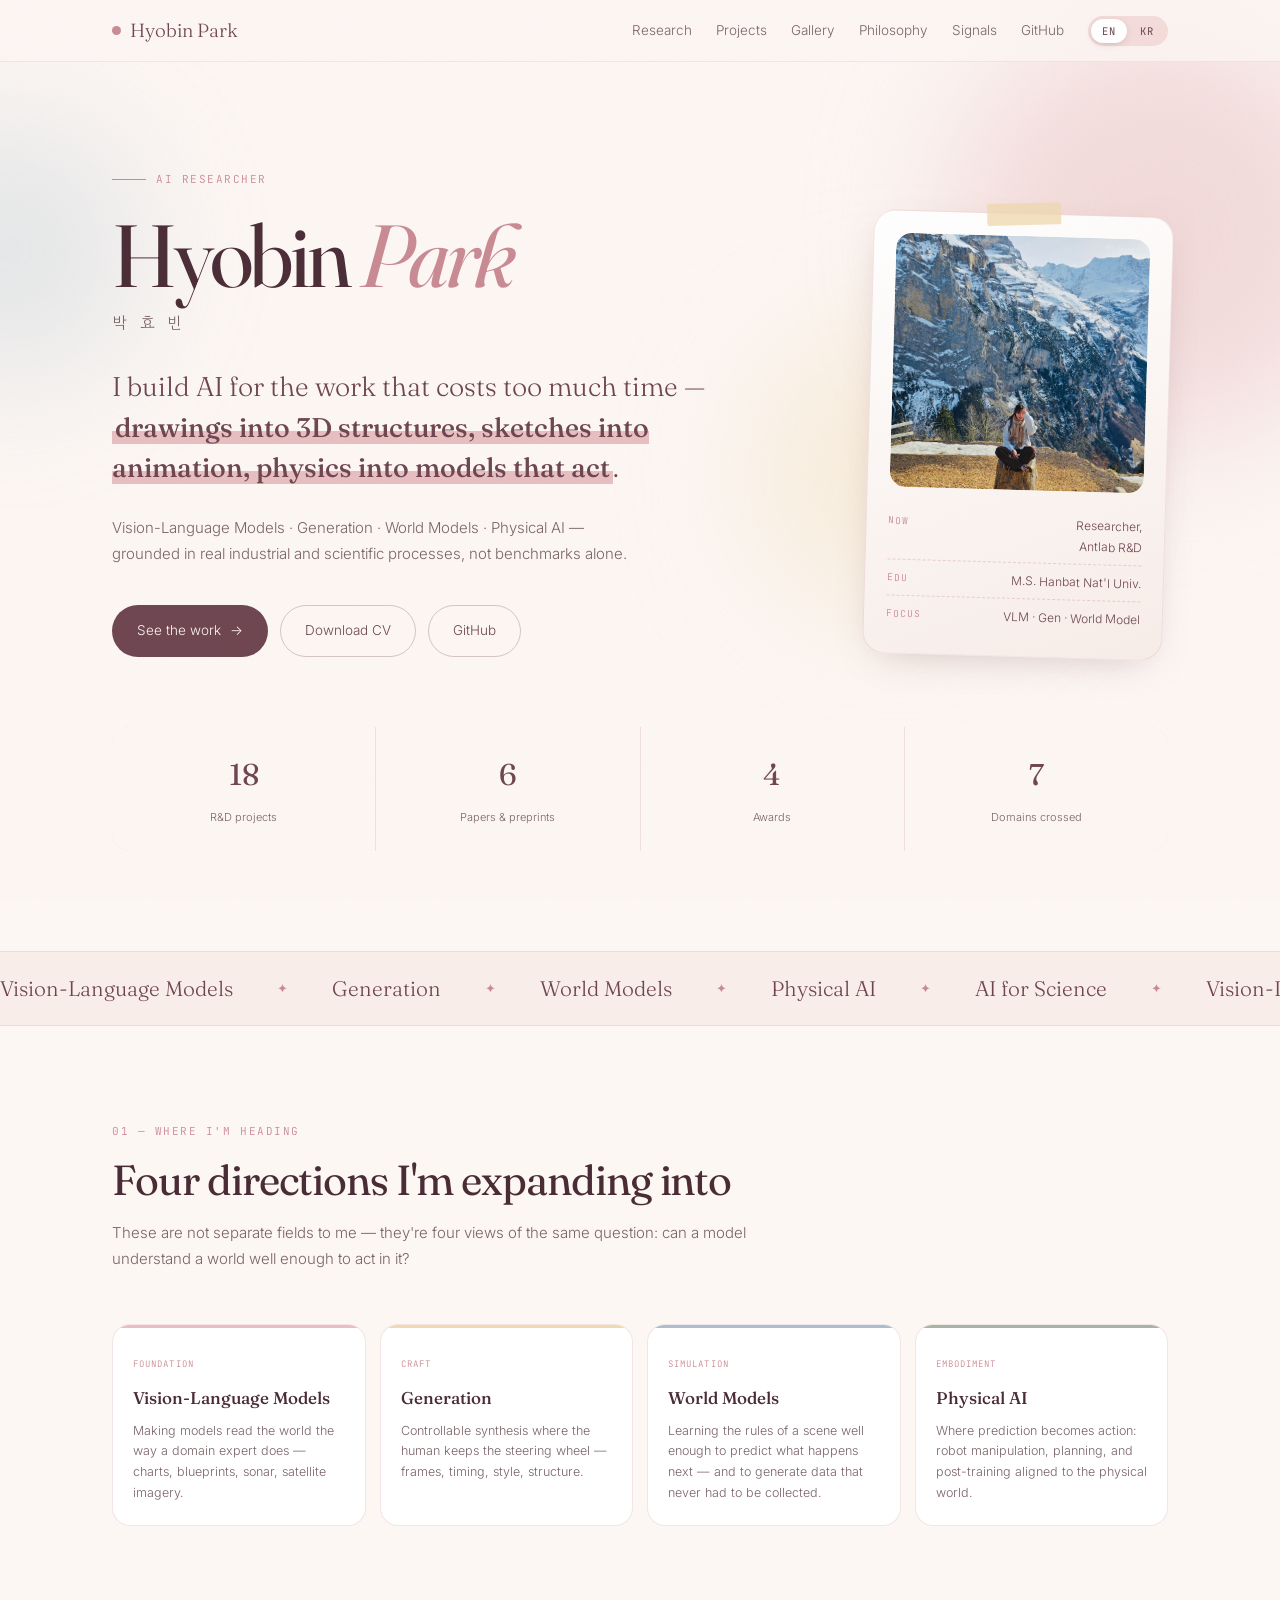
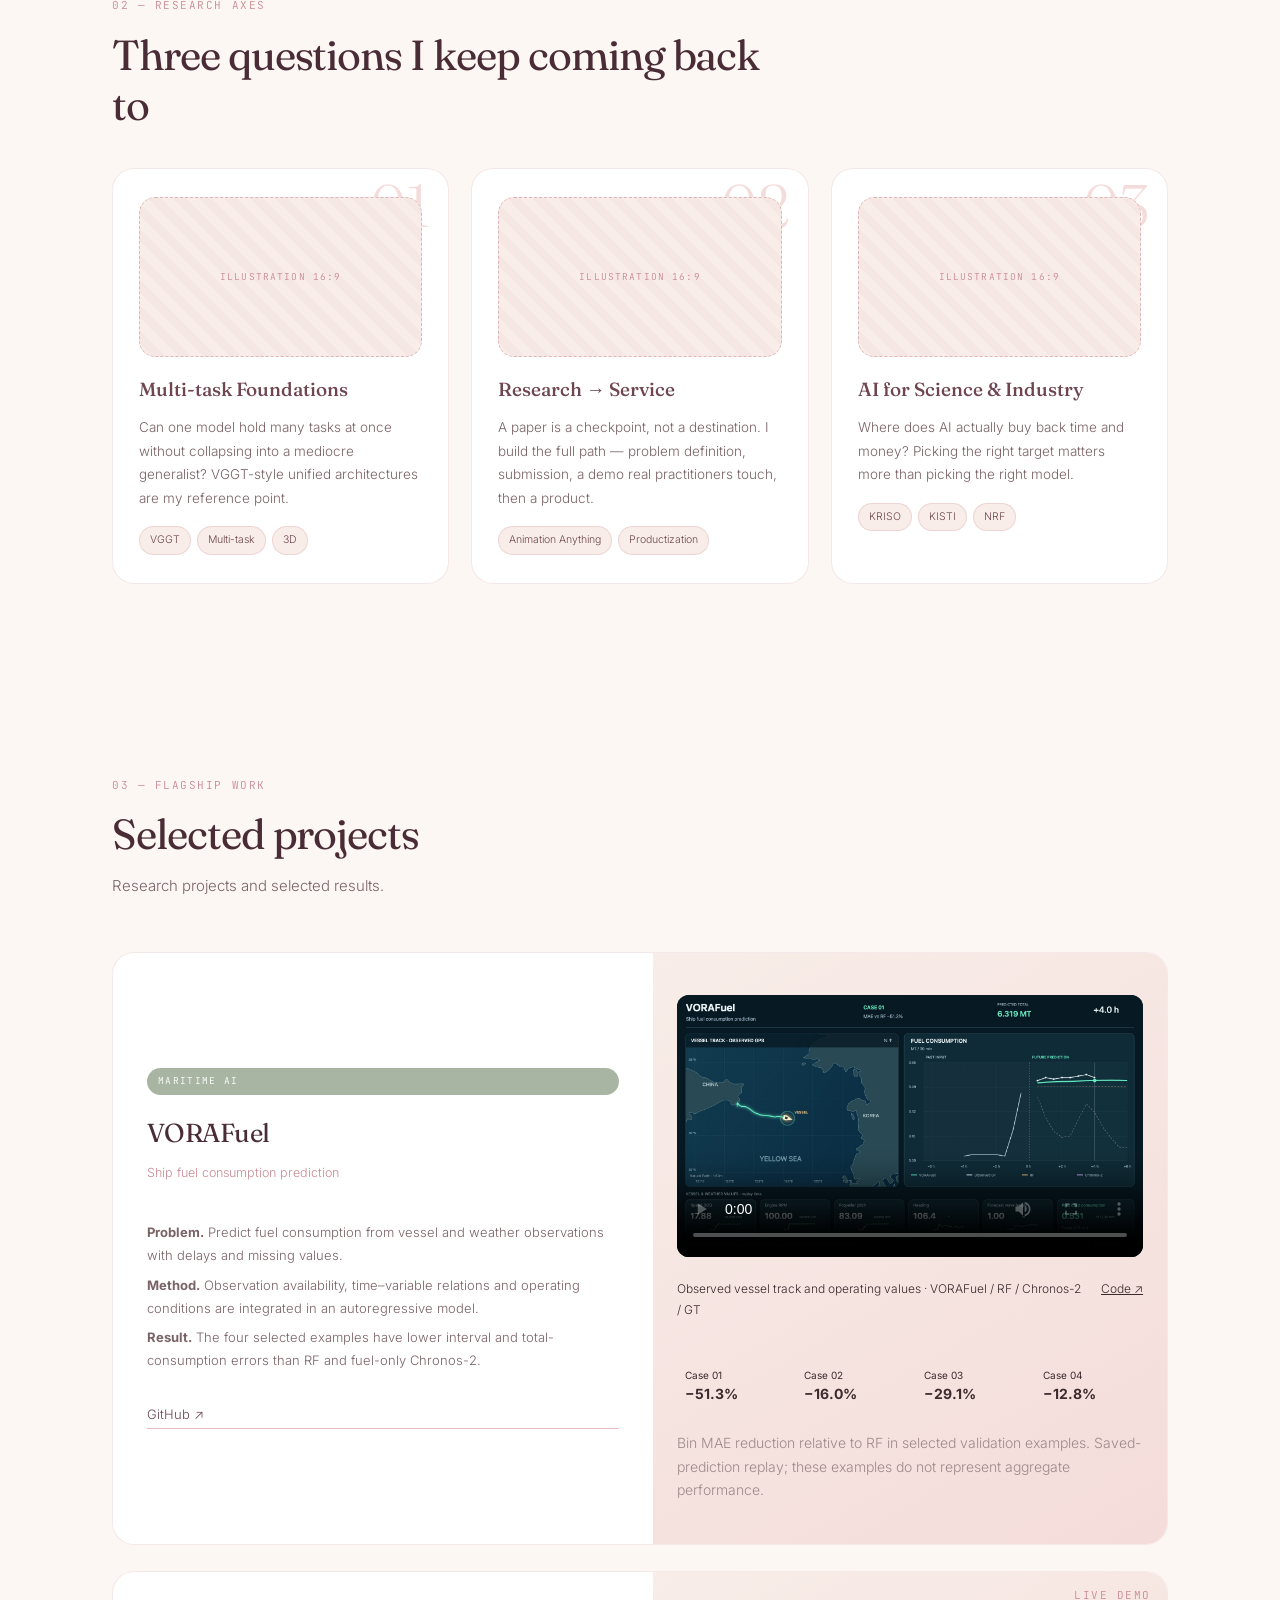
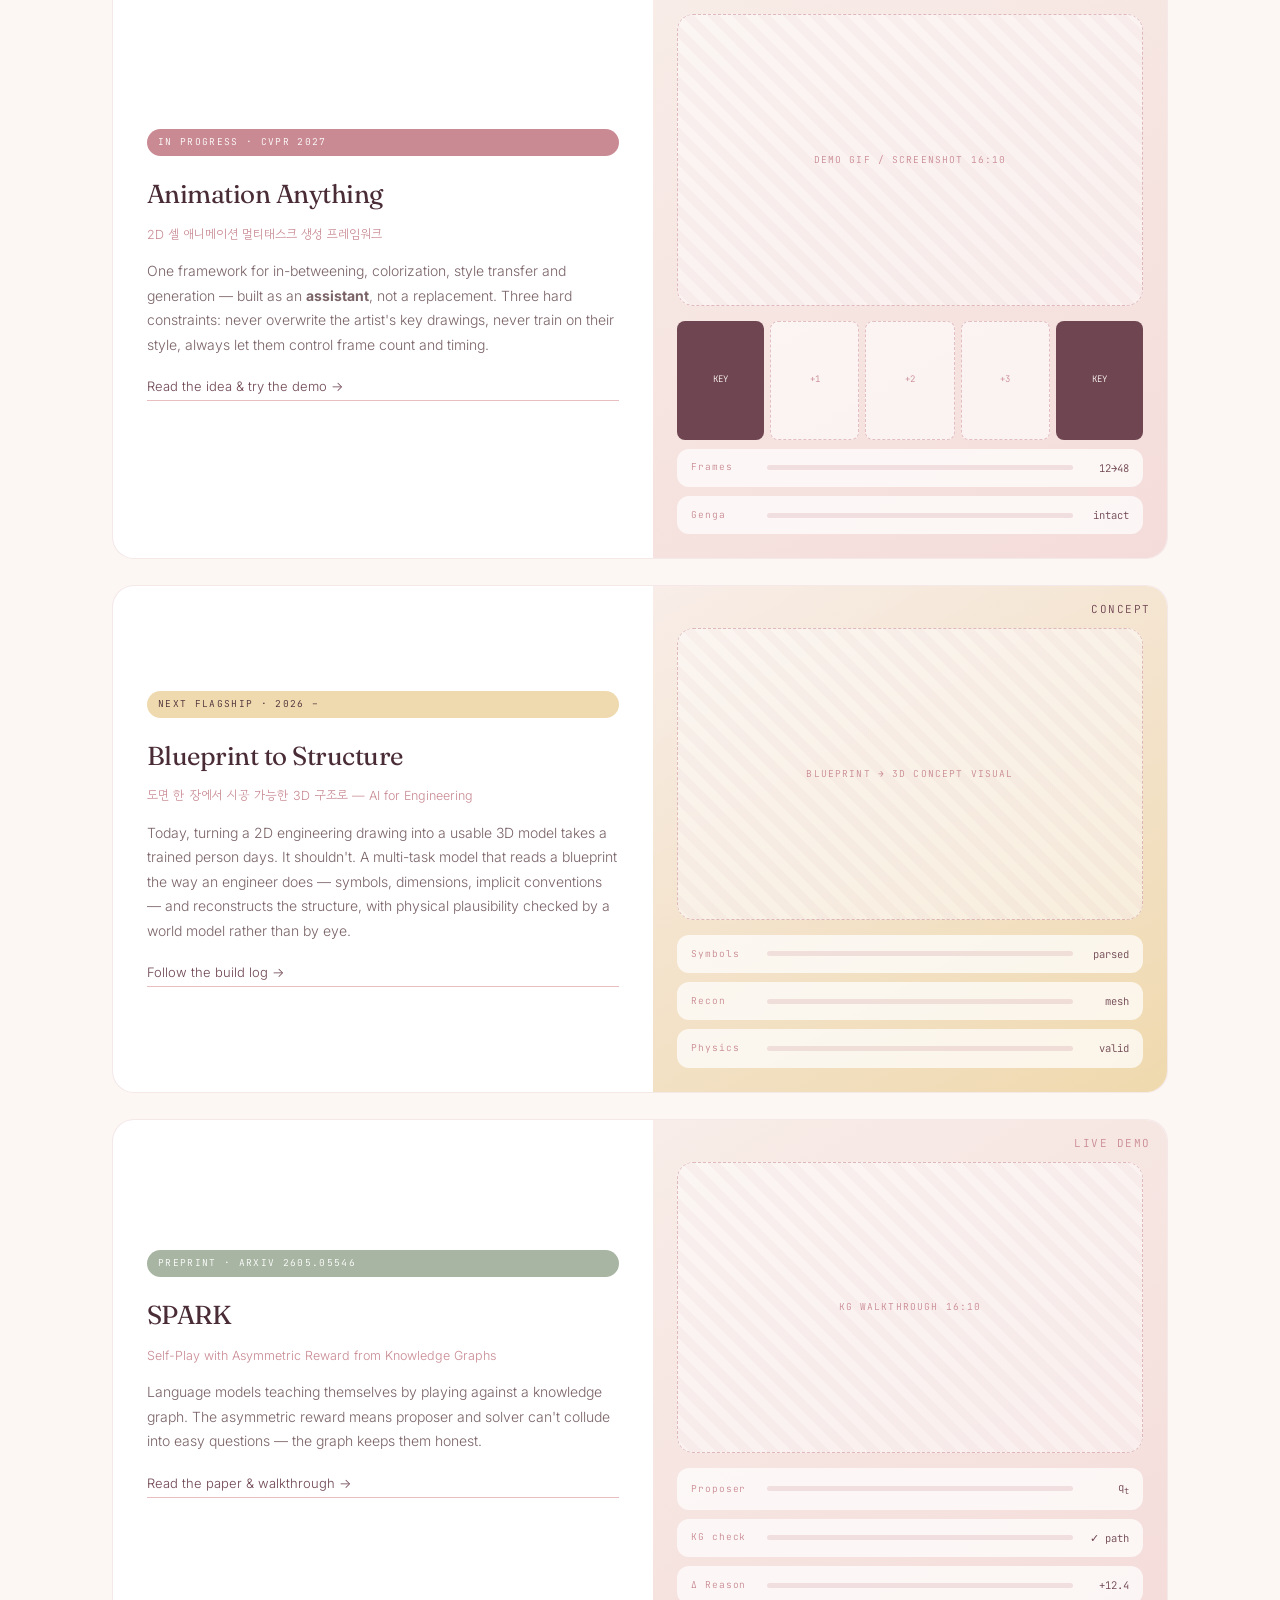
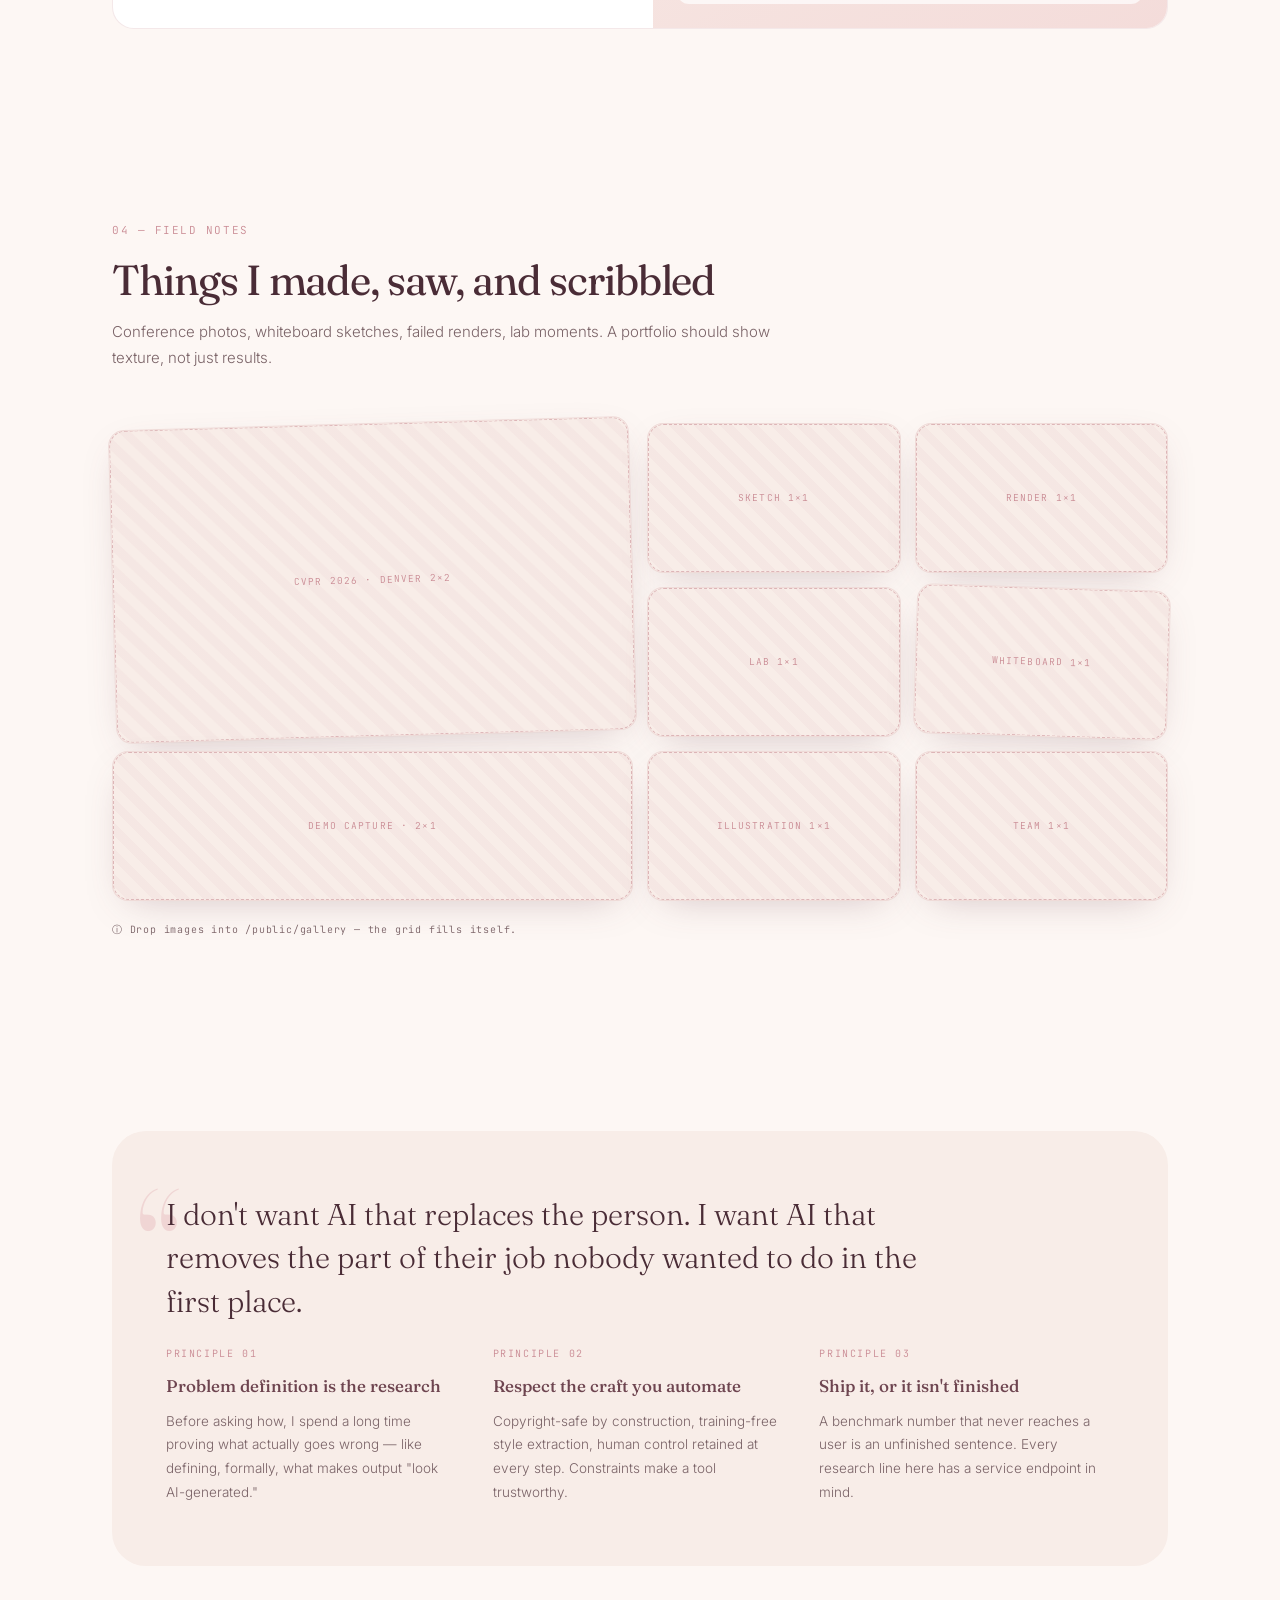
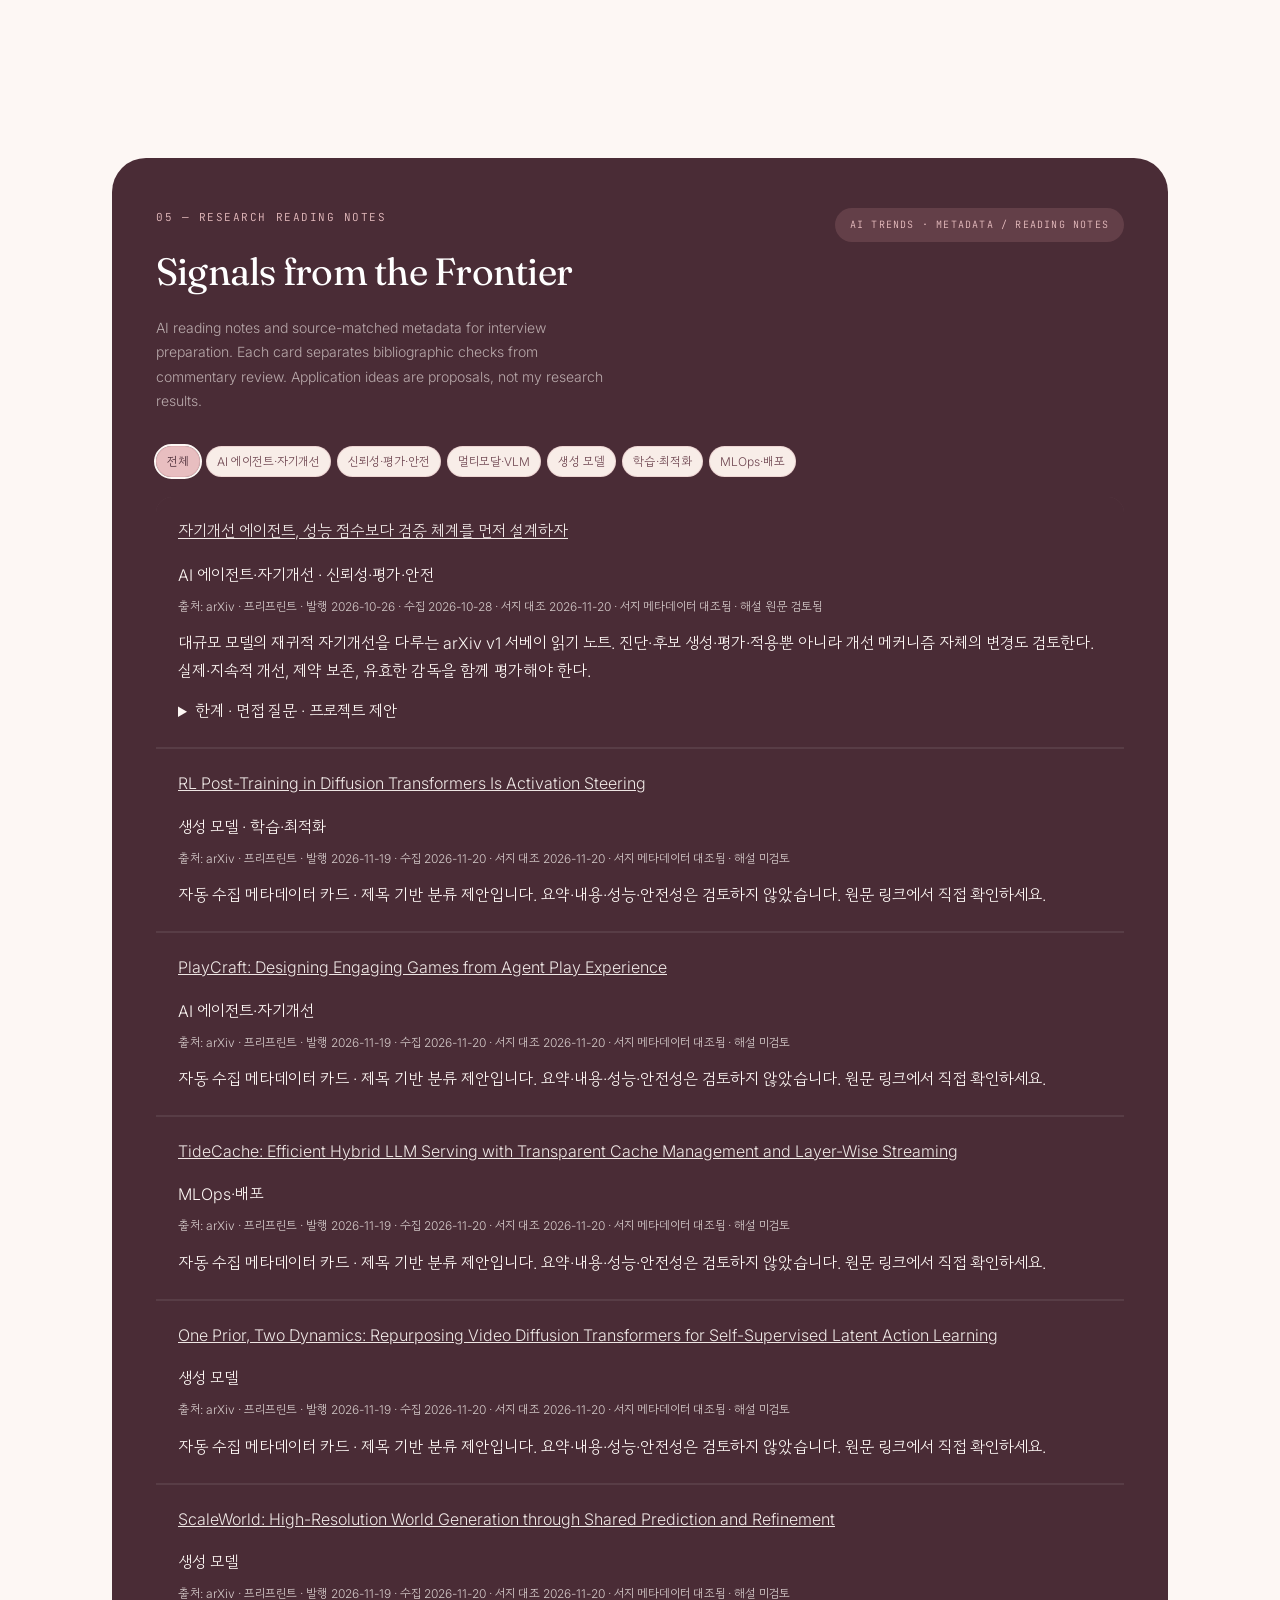
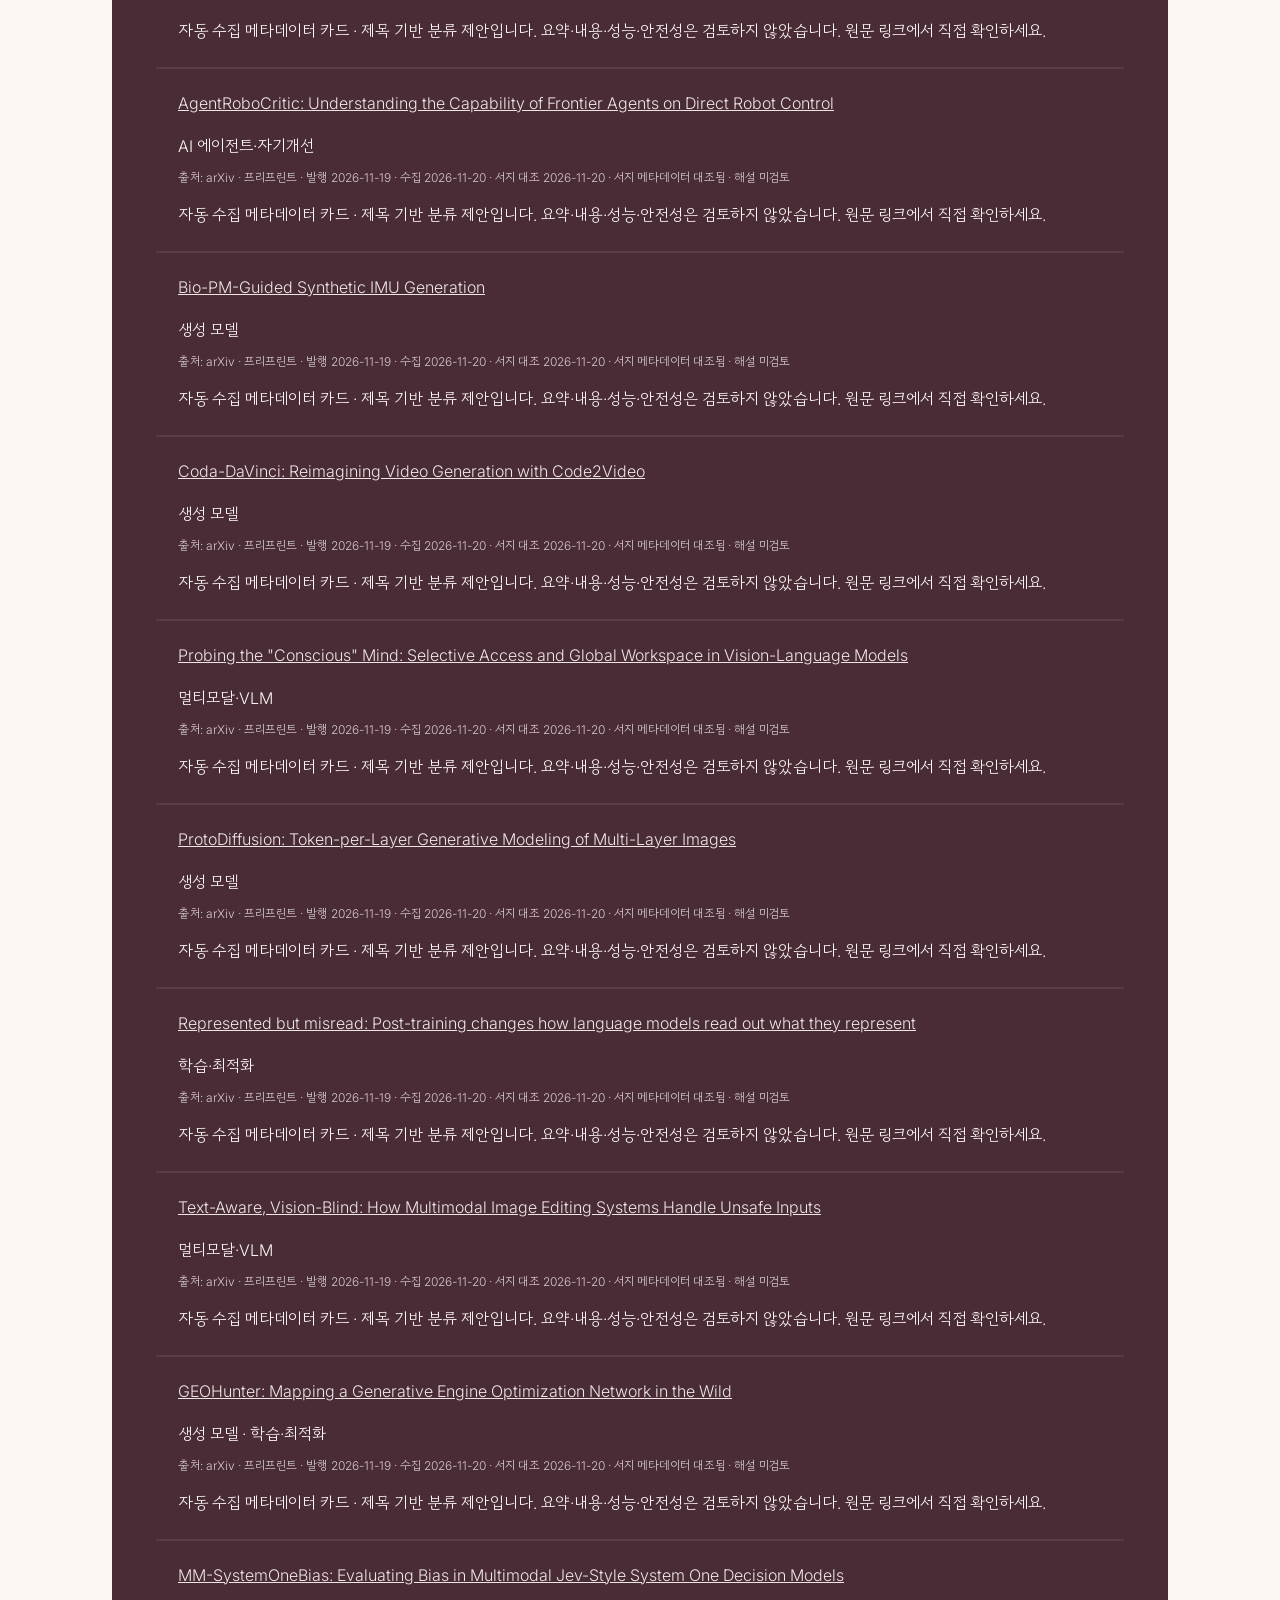
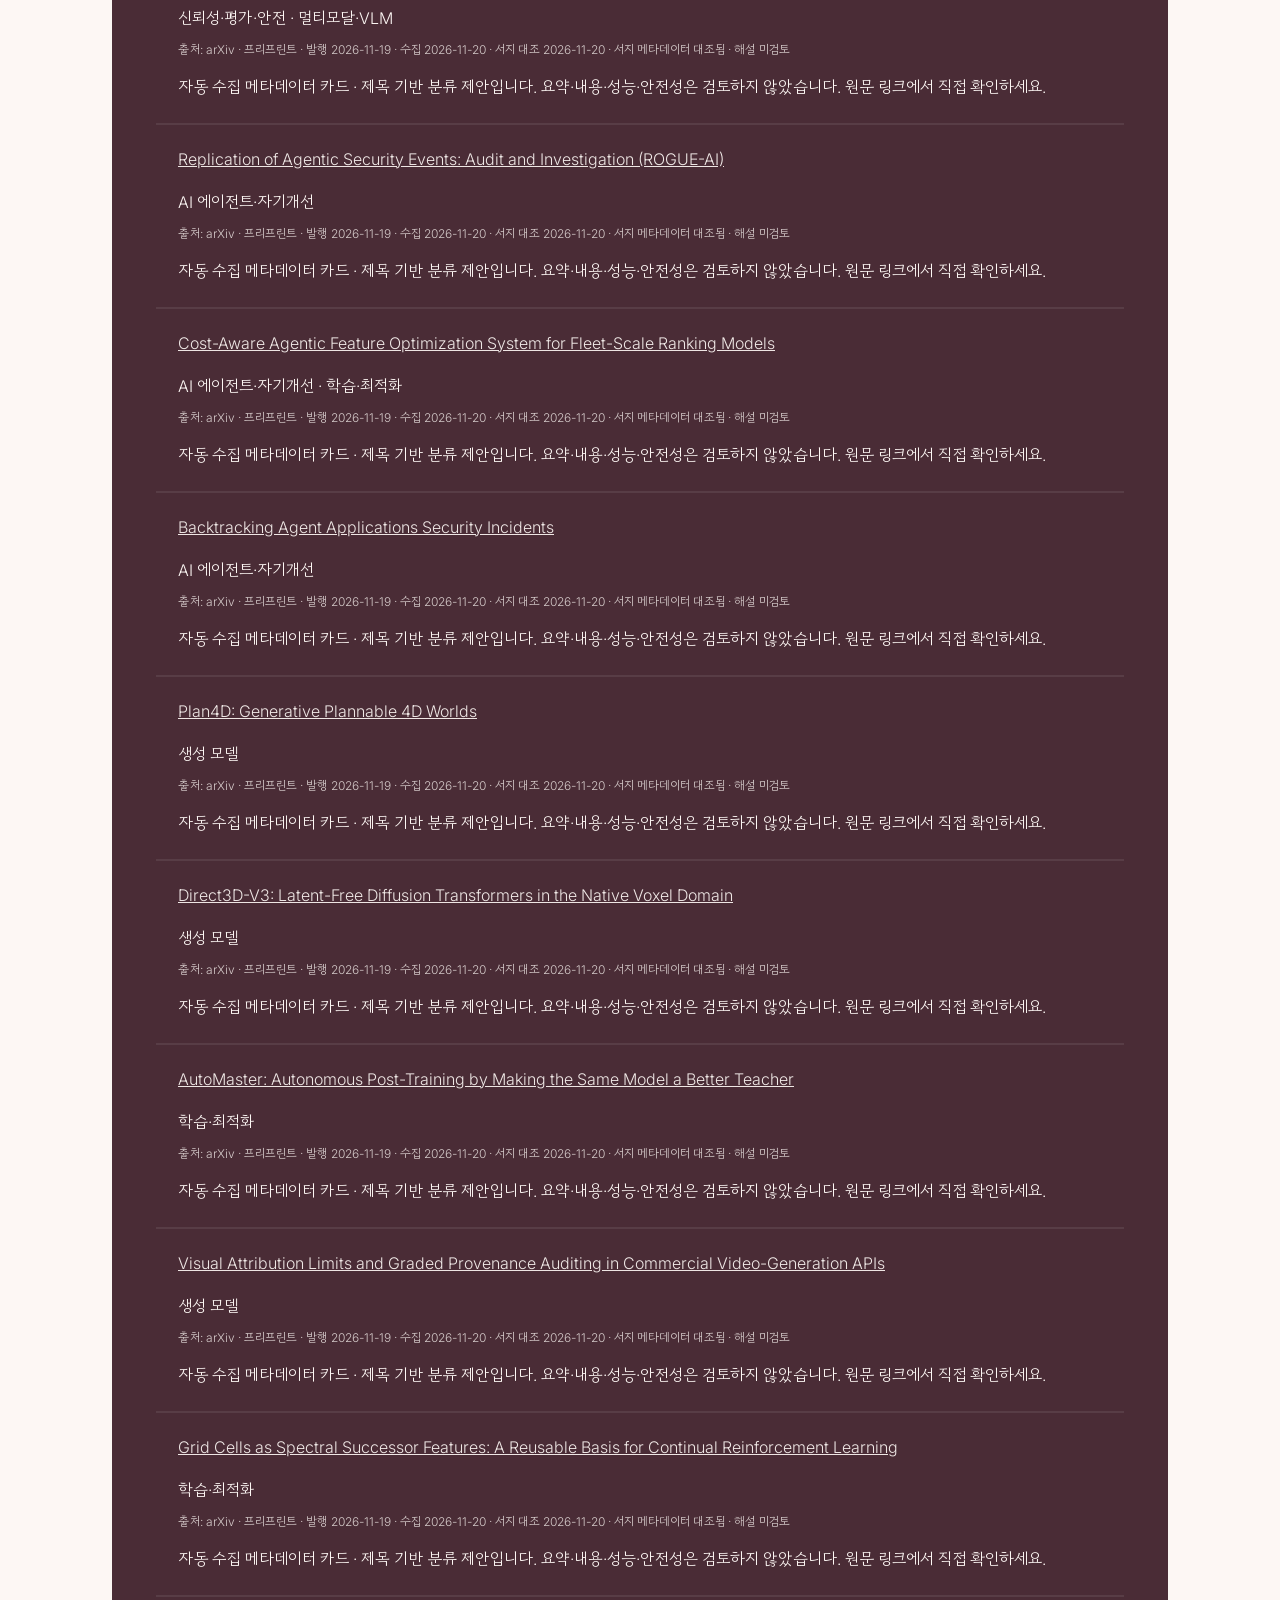
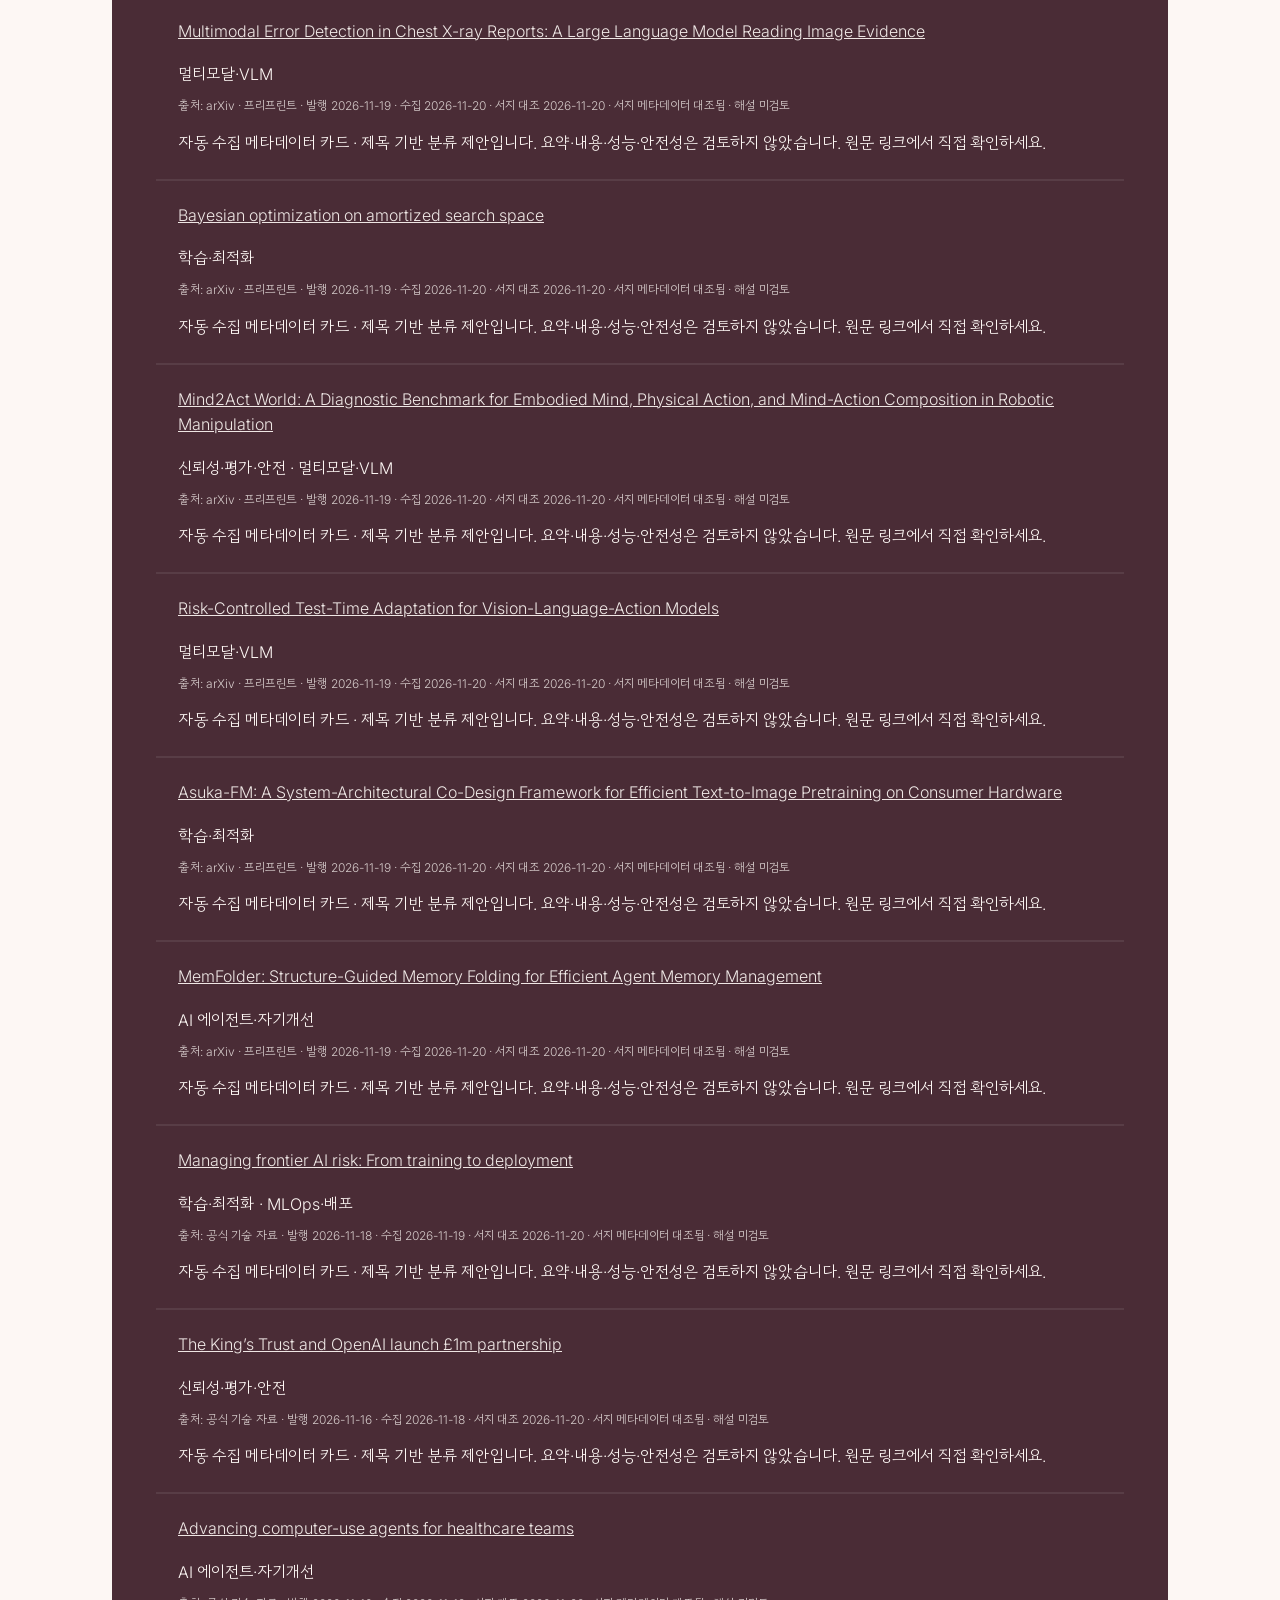
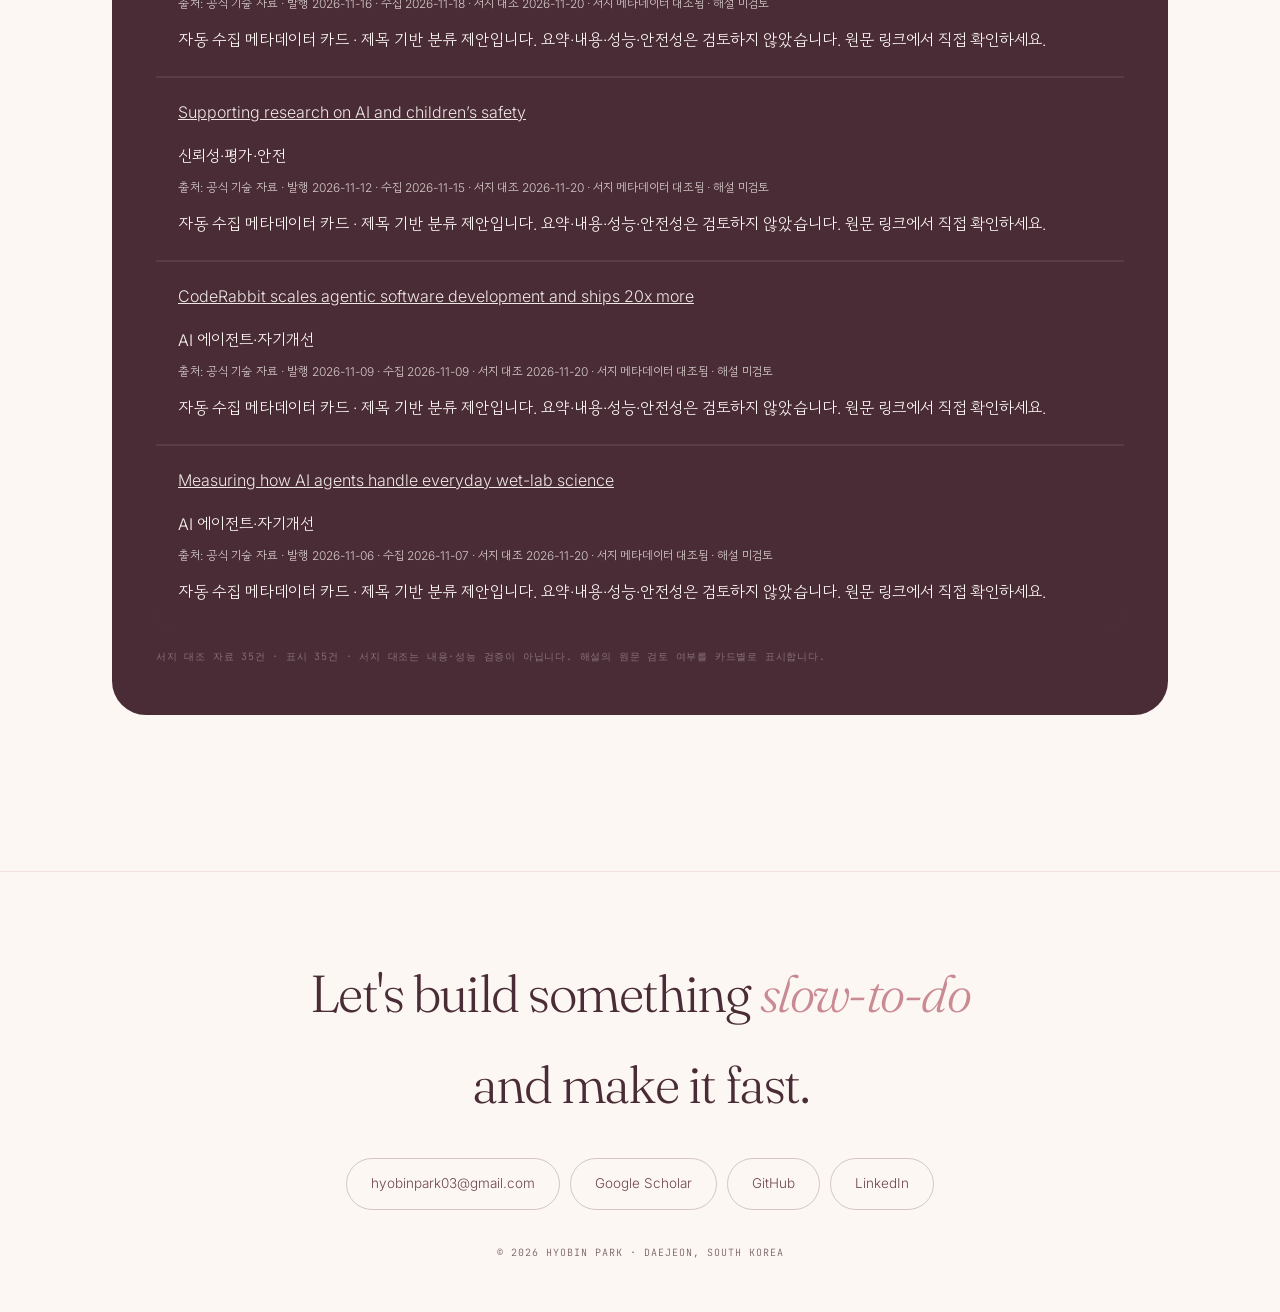
<file: projects/vorafuel/index.html>
<!doctype html><html lang="en"><head><meta charset="utf-8"><meta http-equiv="refresh" content="0;url=../../index.html#github"><title>VORAFuel results</title></head><body><a href="../../index.html#github">VORAFuel results</a><script>location.replace('../../index.html'+location.search+'#github');</script></body></html>
</file>
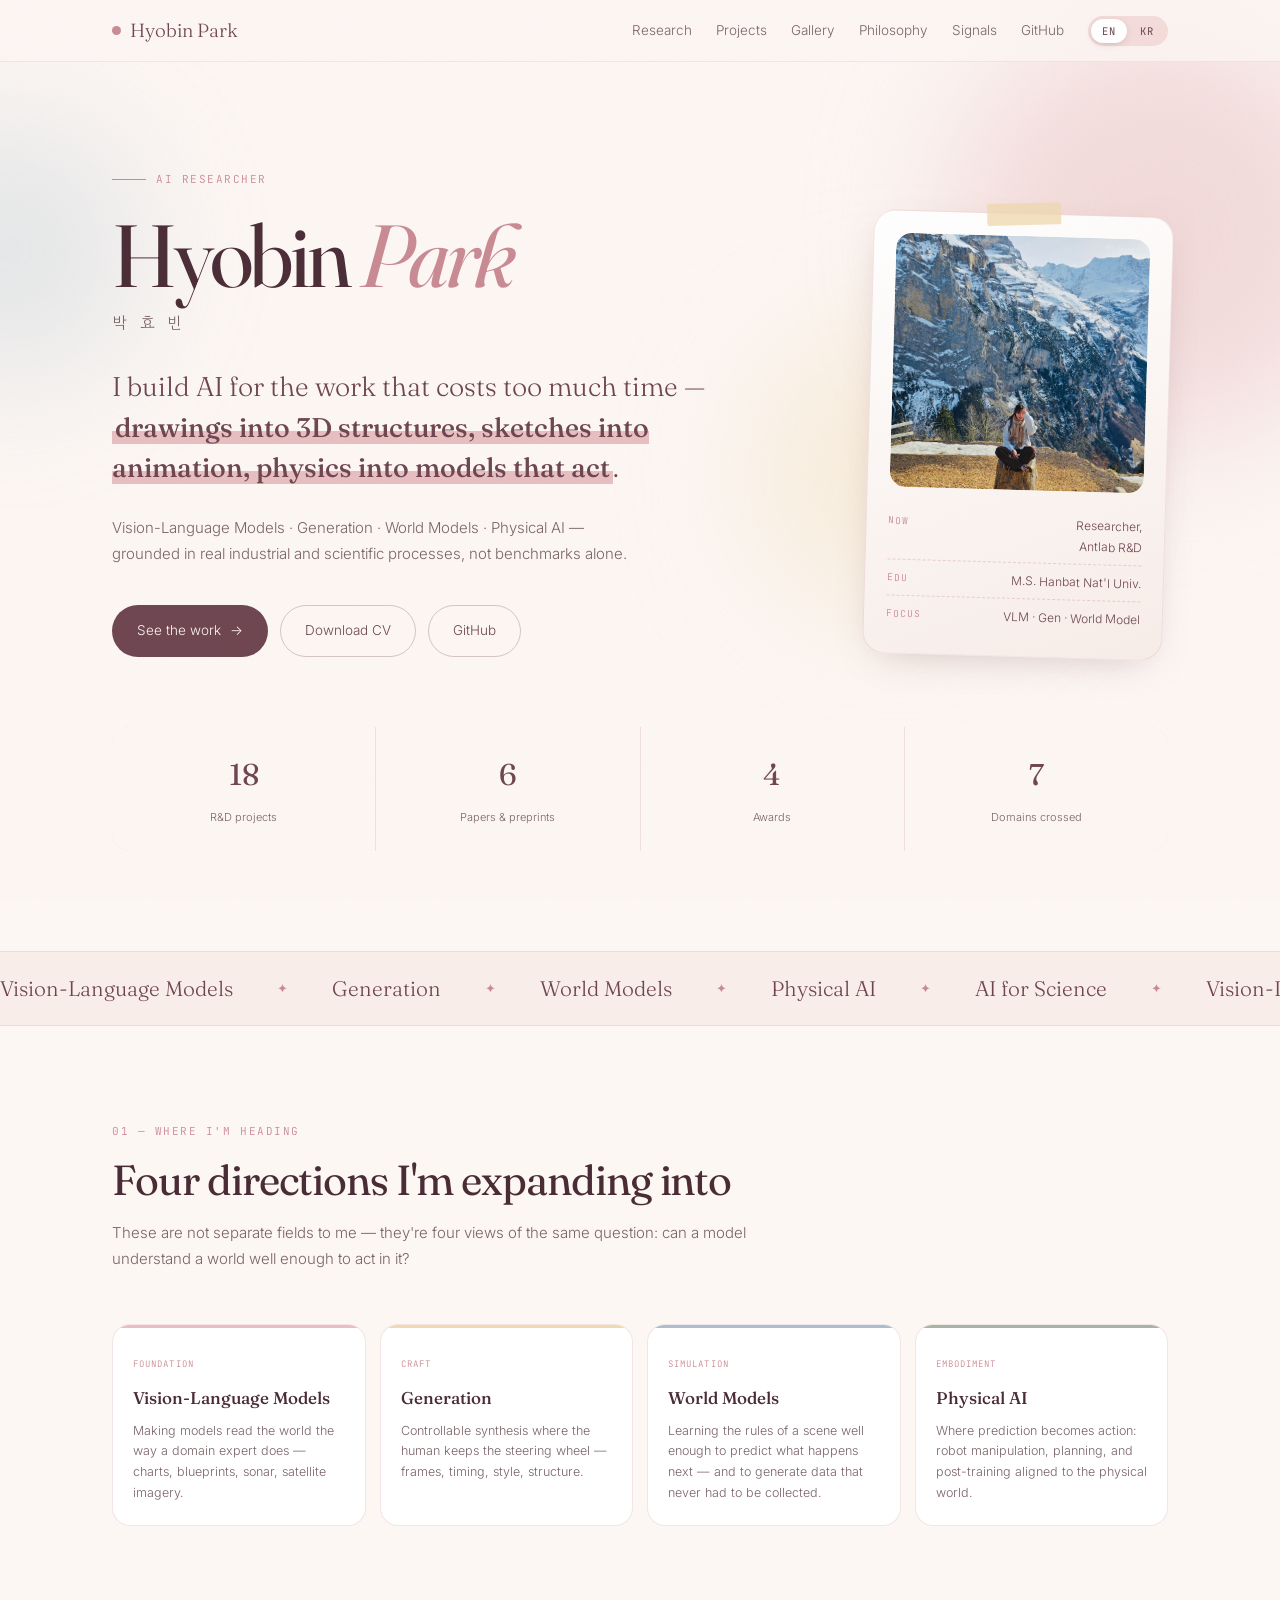
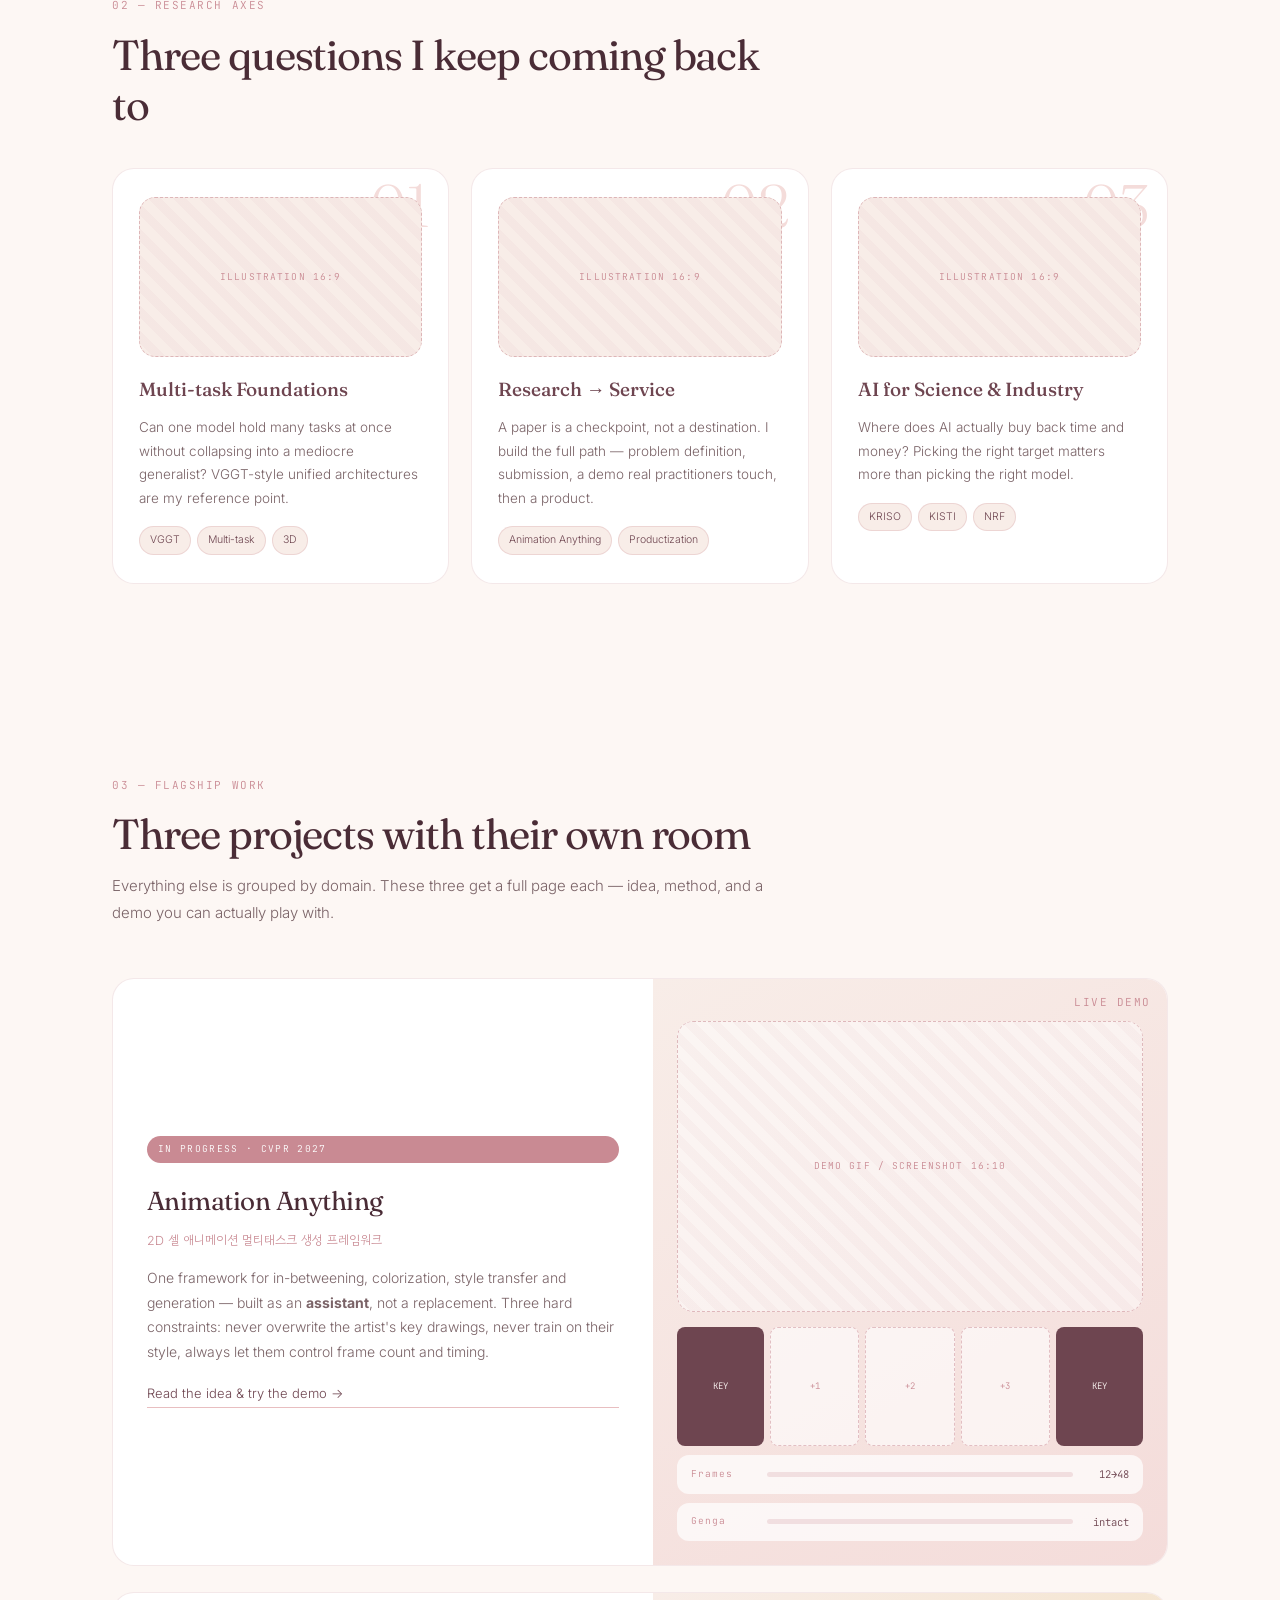
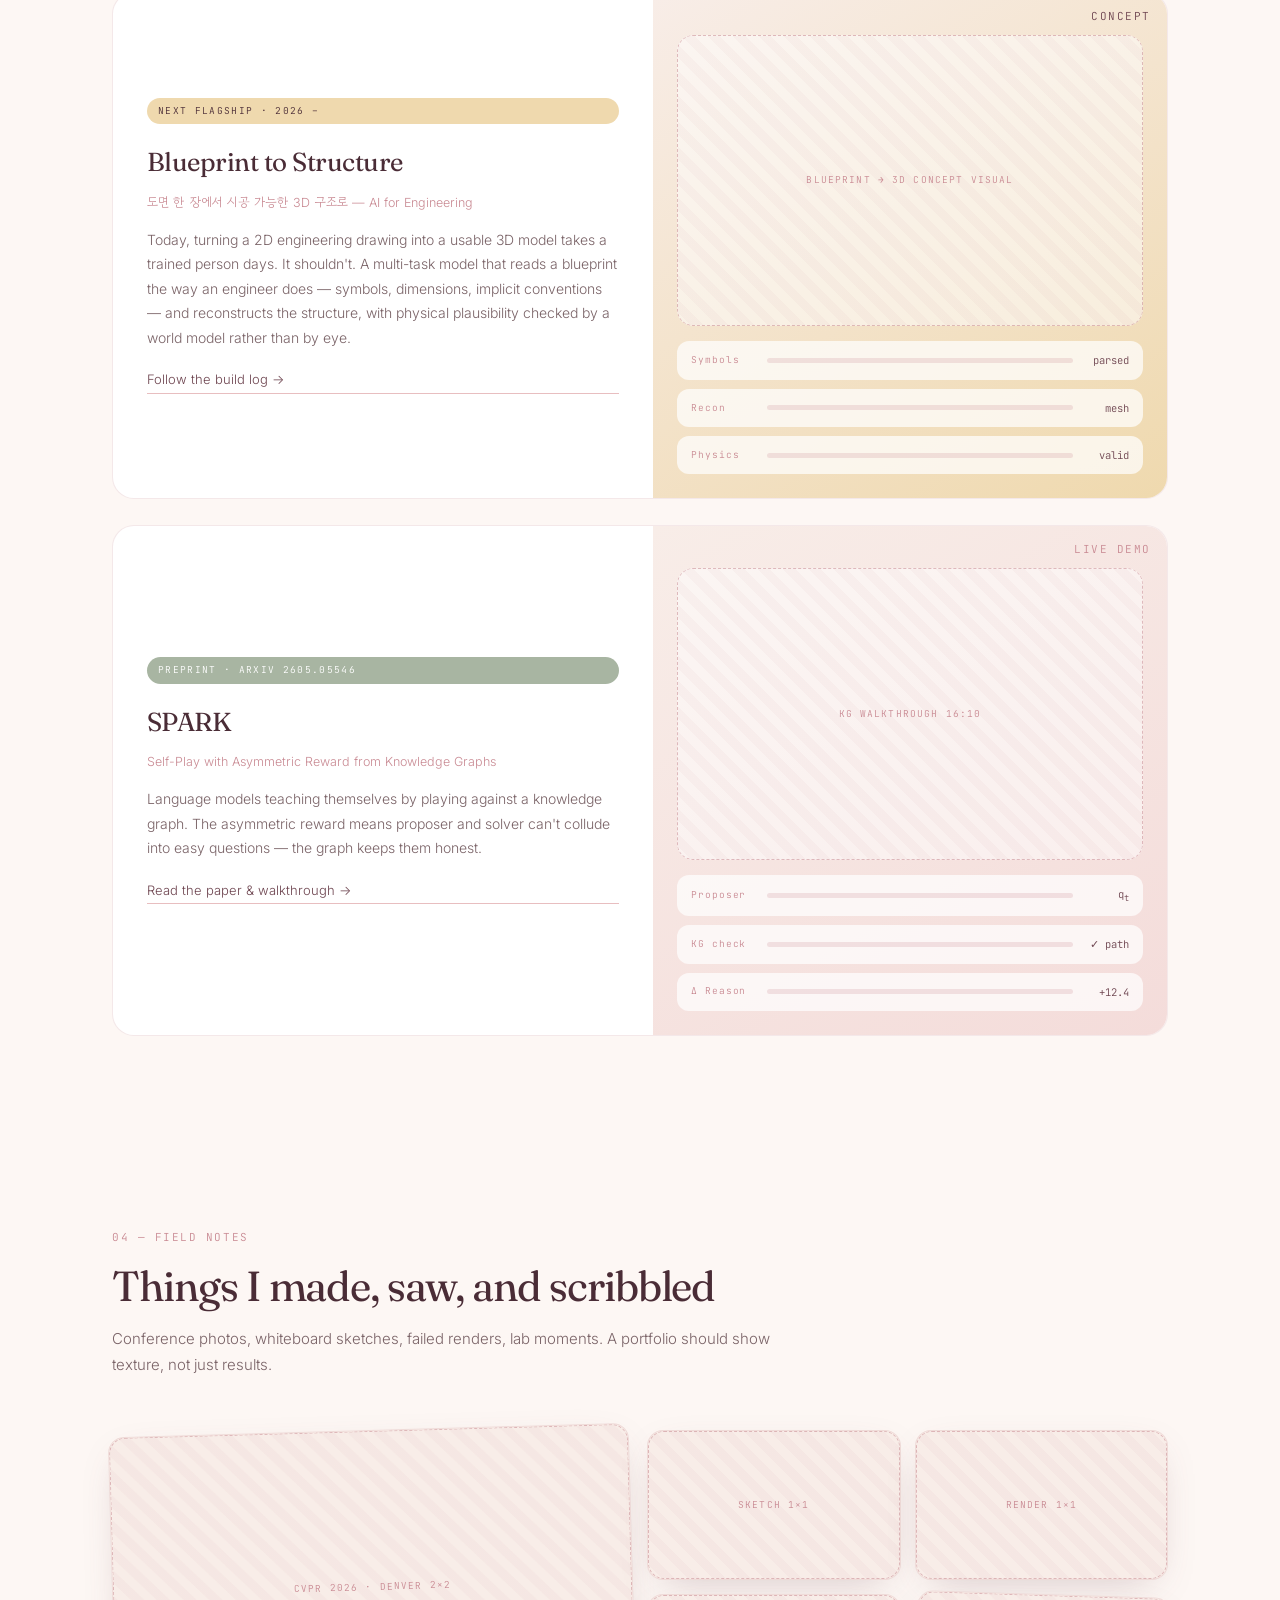
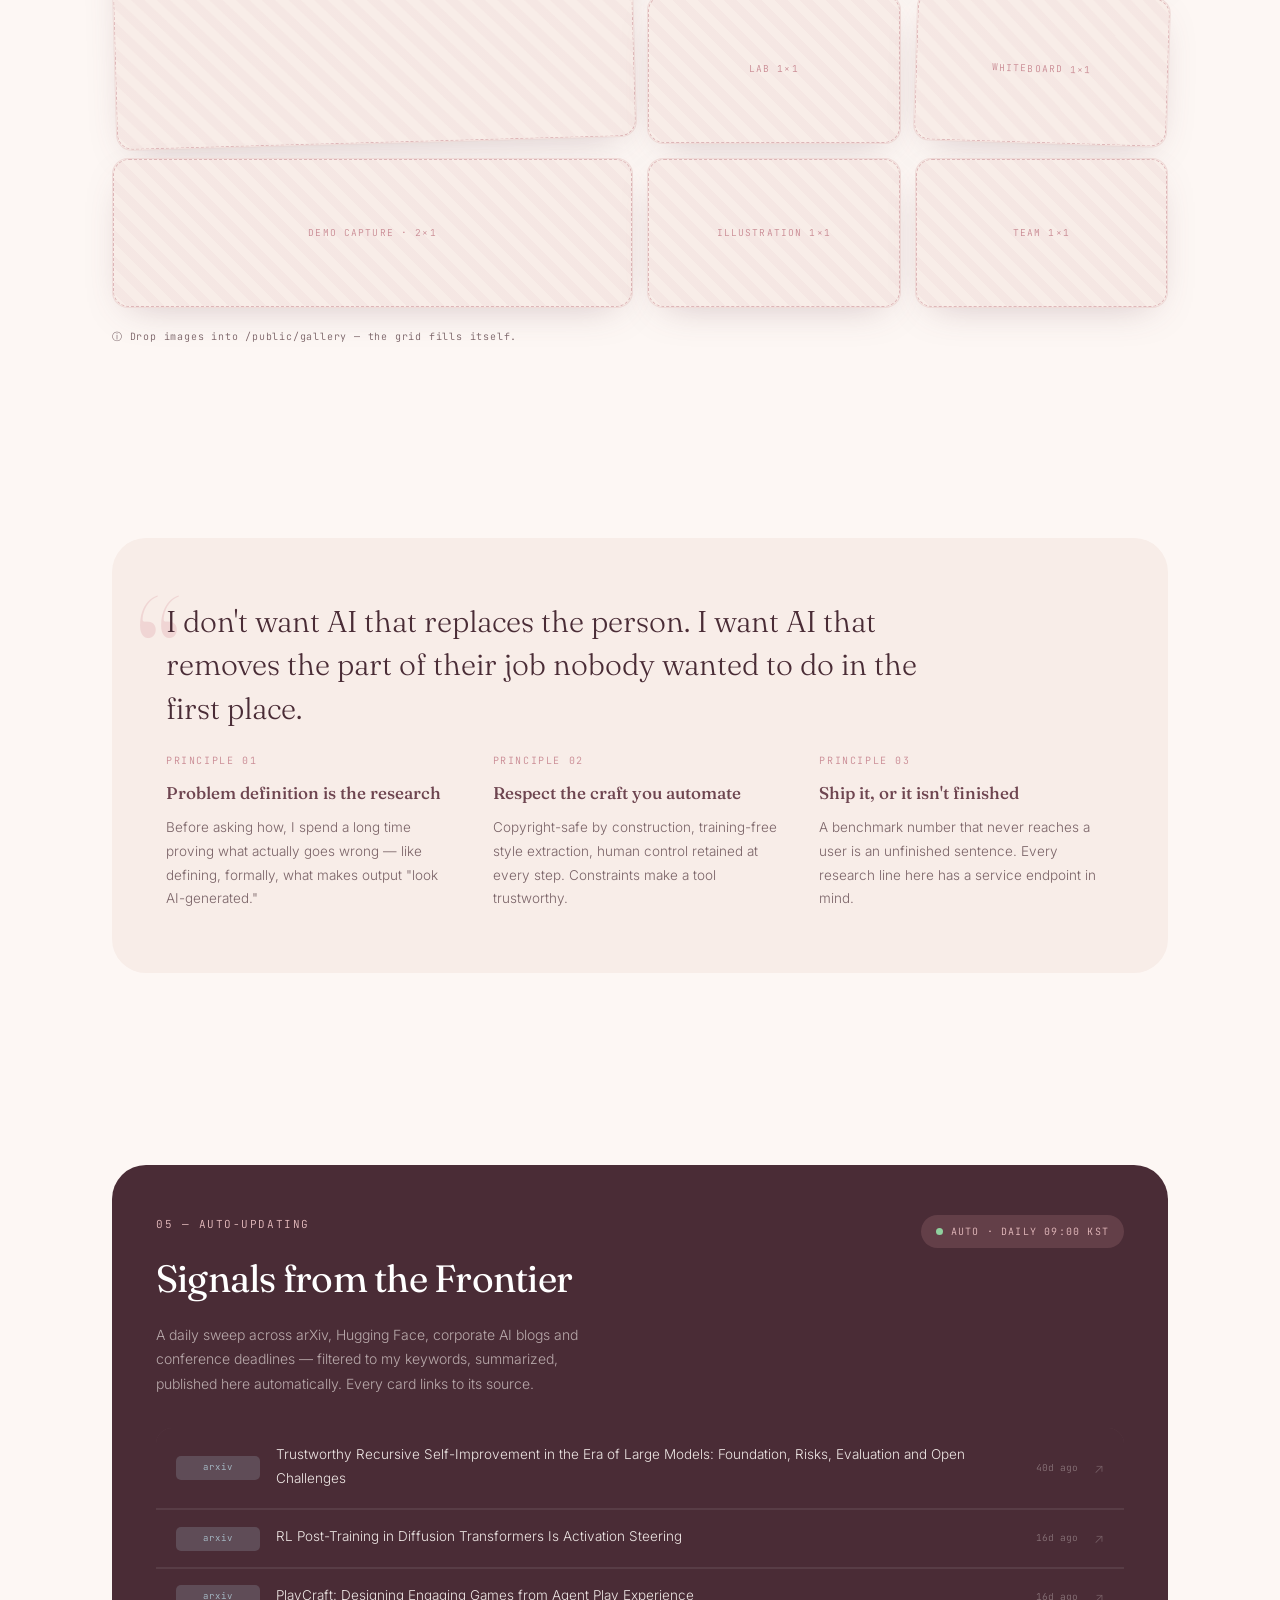
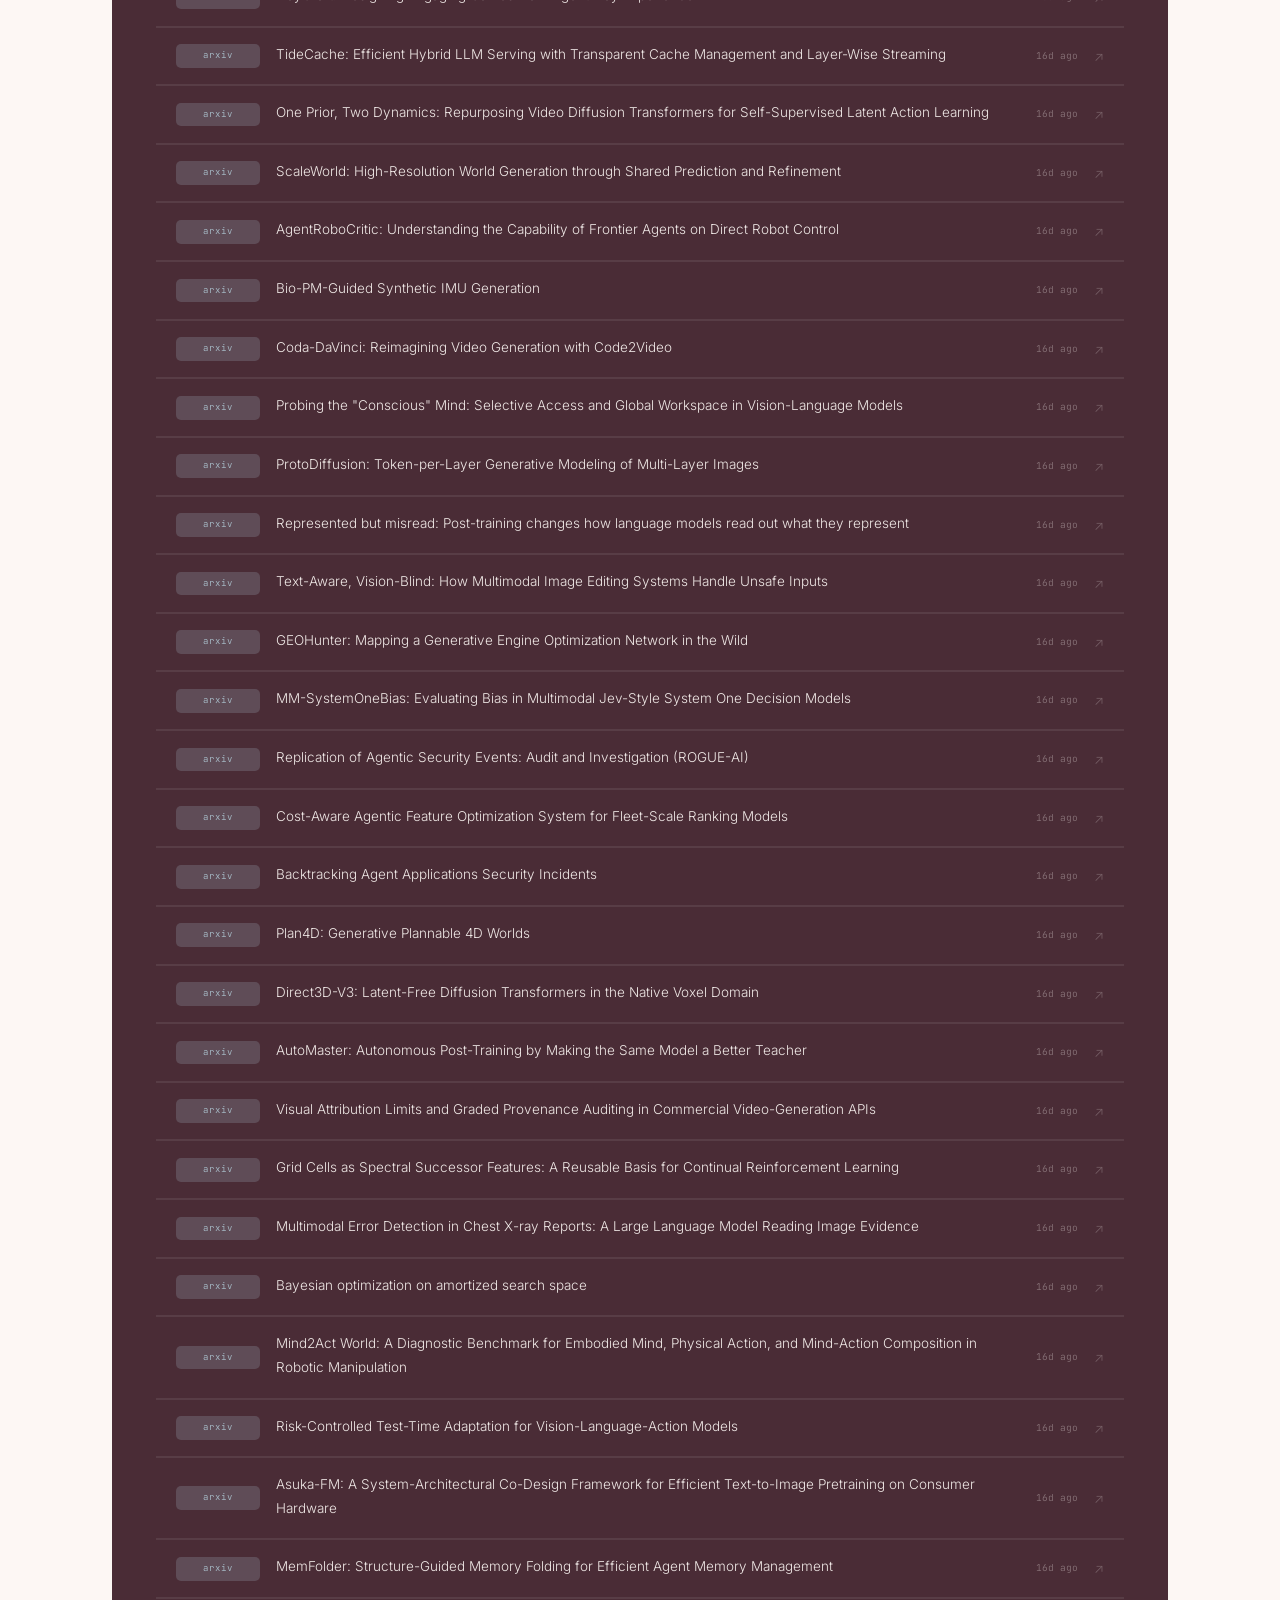
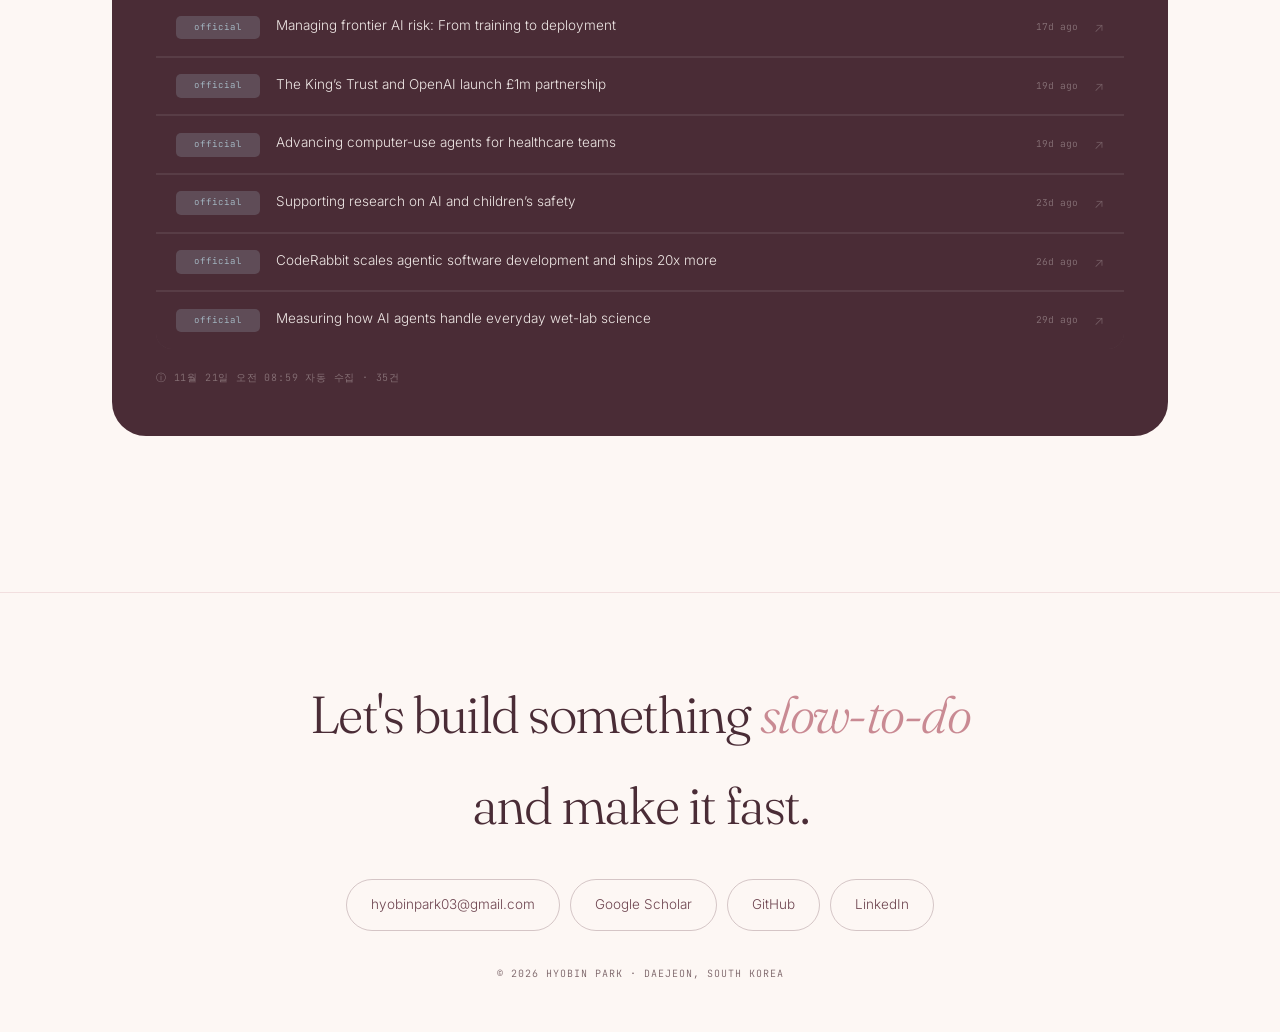
<file: index.html.html>
<!DOCTYPE html>
<html lang="en">
<head>
<meta charset="UTF-8">
<meta name="viewport" content="width=device-width, initial-scale=1.0">
<title>Hyobin Park — AI Researcher</title>

<!-- ═══════════════════════════════════════════════════════════
     ⚙ SETUP — 여기 두 줄만 바꾸면 GitHub 연동이 살아납니다
     ═══════════════════════════════════════════════════════════ -->
<script>
  const GITHUB_USERNAME = "hbp001";   // GitHub 아이디
  const PINNED_REPOS    = [];         // 비워두면 최근 업데이트순 자동. 예: ["animation-anything","SPARK"]
</script>

<link rel="preconnect" href="https://fonts.googleapis.com">
<link rel="preconnect" href="https://fonts.gstatic.com" crossorigin>
<link href="https://fonts.googleapis.com/css2?family=Fraunces:opsz,ital,wght@9..144,0,300;9..144,0,400;9..144,0,500;9..144,0,600;9..144,1,400&family=Inter:wght@300;400;500;600&family=JetBrains+Mono:wght@400;500&family=Gowun+Dodum&display=swap" rel="stylesheet">
<style>
:root{
  --cream:#FDF7F4; --cream-2:#F8EDE8;
  --rose:#C98A93; --rose-soft:#E8BEC0; --rose-mist:#F4DCDA;
  --plum:#6E4550; --plum-deep:#4A2C36;
  --ink:#3B2A2E; --ink-soft:#7A6367;
  --sage:#A8B5A2; --butter:#EFD9AE; --sky:#A9BFCB;
  --radius:22px;
  --shadow:0 12px 40px -18px rgba(110,69,80,.35);
  --shadow-lg:0 26px 70px -28px rgba(110,69,80,.5);
}
*{box-sizing:border-box;margin:0;padding:0}
html{scroll-behavior:smooth}
body{background:var(--cream);color:var(--ink);font-family:'Inter','Gowun Dodum',sans-serif;font-weight:300;line-height:1.75;-webkit-font-smoothing:antialiased;overflow-x:hidden}
body::before{content:'';position:fixed;inset:0;pointer-events:none;z-index:9999;opacity:.035;
  background-image:url("data:image/svg+xml,%3Csvg xmlns='http://www.w3.org/2000/svg' width='200' height='200'%3E%3Cfilter id='n'%3E%3CfeTurbulence type='fractalNoise' baseFrequency='.85' numOctaves='3'/%3E%3C/filter%3E%3Crect width='200' height='200' filter='url(%23n)'/%3E%3C/svg%3E")}
.wrap{max-width:1120px;margin:0 auto;padding:0 32px}
.mono{font-family:'JetBrains Mono',monospace;font-size:11px;letter-spacing:.14em;text-transform:uppercase}
a{color:inherit}

/* ── MEDIA SLOT ─────────────────────────────────────────────
   사진·일러스트를 넣는 자리. <img>만 안에 넣으면 자동으로 채워집니다.
   비어 있으면 점선 플레이스홀더로 보입니다.
   ─────────────────────────────────────────────────────────── */
.media{
  position:relative;overflow:hidden;border-radius:16px;background:var(--cream-2);
  display:flex;align-items:center;justify-content:center;
}
.media:empty::after,.media.ph::after{
  content:attr(data-label);position:absolute;inset:0;display:flex;align-items:center;justify-content:center;
  border:1.5px dashed rgba(201,138,147,.55);border-radius:16px;
  font-family:'JetBrains Mono',monospace;font-size:9.5px;letter-spacing:.12em;color:var(--rose);
  text-align:center;padding:14px;background:
    repeating-linear-gradient(45deg,transparent 0 9px,rgba(201,138,147,.05) 9px 18px);
}
/* 안전장치 — 슬롯 밖에 잘못 들어간 이미지도 레이아웃을 깨뜨리지 않도록 (슬롯 규칙보다 먼저) */
.card-me img,.axis img,.demo img,.gal img,.proj img,.exp-card img{max-width:100%;height:auto;border-radius:14px}
/* 슬롯 안의 이미지·영상은 칸에 꽉 채워 잘라 맞춤 */
.media img,.media video{width:100%;height:100%;object-fit:cover;display:block;border-radius:0}
/* ── 슬라이드 — .media 에 slides 클래스를 붙이고 <img>를 여러 장 넣으면 자동 동작 ── */
.media.slides img{position:absolute;inset:0;opacity:0;transition:opacity .9s ease;z-index:1}
.media.slides img.on{opacity:1;z-index:2}
.dots{position:absolute;bottom:11px;left:50%;transform:translateX(-50%);display:flex;gap:5px;z-index:5}
.dots b{width:6px;height:6px;border-radius:99px;background:rgba(255,255,255,.6);cursor:pointer;
  transition:all .35s;box-shadow:0 1px 4px rgba(0,0,0,.35)}
.dots b.on{background:#fff;width:17px}
.nav-arrow{
  position:absolute;top:50%;transform:translateY(-50%);z-index:5;width:30px;height:30px;
  border:0;border-radius:50%;background:rgba(255,255,255,.82);color:var(--plum);cursor:pointer;
  font-size:14px;line-height:1;display:flex;align-items:center;justify-content:center;
  opacity:0;transition:all .3s;box-shadow:0 2px 10px -2px rgba(0,0,0,.35)}
.media.slides:hover .nav-arrow{opacity:1}
.nav-arrow:hover{background:#fff;transform:translateY(-50%) scale(1.12)}
.nav-arrow.prev{left:9px}
.nav-arrow.next{right:9px}
.media.slides .count{
  position:absolute;top:10px;right:11px;z-index:5;font-family:'JetBrains Mono',monospace;
  font-size:9px;letter-spacing:.1em;color:#fff;background:rgba(74,44,54,.55);
  padding:3px 8px;border-radius:99px;backdrop-filter:blur(4px)}

/* 초점 조절 — 인물이 잘리면 아래 클래스를 <img>에 추가 */
.media img.top{object-position:center top}
.media img.bottom{object-position:center bottom}
.media img.left{object-position:left center}
.media img.right{object-position:right center}
.media img.fit{object-fit:contain;background:var(--cream-2)}
.media.tilt{transform:rotate(-1.6deg)}
.media.tilt-r{transform:rotate(1.8deg)}

nav{position:fixed;top:0;left:0;right:0;z-index:100;backdrop-filter:blur(14px);background:rgba(253,247,244,.78);border-bottom:1px solid rgba(201,138,147,.16)}
.nav-in{max-width:1120px;margin:0 auto;padding:14px 32px;display:flex;align-items:center;gap:28px}
.logo{font-family:'Fraunces',serif;font-size:19px;color:var(--plum);display:flex;align-items:center;gap:9px}
.logo .dot{width:9px;height:9px;border-radius:50%;background:var(--rose)}
.nav-links{margin-left:auto;display:flex;gap:24px;align-items:center}
.nav-links a{color:var(--ink-soft);text-decoration:none;font-size:13.5px;position:relative;padding:3px 0;transition:color .25s}
.nav-links a::after{content:'';position:absolute;left:0;bottom:0;width:0;height:1.5px;background:var(--rose);transition:width .3s}
.nav-links a:hover{color:var(--plum)}.nav-links a:hover::after{width:100%}
.lang{display:flex;background:var(--rose-mist);border-radius:999px;padding:3px;gap:2px}
.lang button{border:0;background:transparent;cursor:pointer;font-family:'JetBrains Mono',monospace;font-size:10.5px;letter-spacing:.1em;padding:5px 11px;border-radius:999px;color:var(--plum);transition:all .25s}
.lang button.on{background:#fff;box-shadow:0 2px 8px -3px rgba(110,69,80,.4)}

header{padding:170px 0 100px;position:relative}
.blob{position:absolute;border-radius:50%;filter:blur(70px);opacity:.5;pointer-events:none}
.b1{width:420px;height:420px;background:var(--rose-soft);top:20px;right:-90px;animation:float 14s ease-in-out infinite}
.b2{width:300px;height:300px;background:var(--butter);top:320px;right:230px;opacity:.35;animation:float 18s ease-in-out infinite reverse}
.b3{width:260px;height:260px;background:var(--sky);top:120px;left:-120px;opacity:.3;animation:float 16s ease-in-out infinite}
@keyframes float{0%,100%{transform:translate(0,0)}50%{transform:translate(-26px,32px)}}
.hero-grid{display:grid;grid-template-columns:1fr 300px;gap:60px;align-items:end;position:relative;z-index:2}
.eyebrow{color:var(--rose);margin-bottom:22px;display:flex;align-items:center;gap:10px}
.eyebrow .line{width:34px;height:1px;background:var(--rose)}
h1.name{font-family:'Fraunces',serif;font-size:clamp(52px,7.6vw,88px);line-height:1.02;font-weight:400;color:var(--plum-deep);letter-spacing:-.035em;margin-bottom:8px}
h1.name em{font-style:italic;color:var(--rose)}
.kr-name{font-size:16px;color:var(--ink-soft);letter-spacing:.28em;margin-bottom:30px}
.tagline{font-family:'Fraunces',serif;font-size:clamp(21px,2.5vw,27px);line-height:1.5;color:var(--plum);max-width:640px;font-weight:300;margin-bottom:26px}
.tagline b{font-weight:500;background:linear-gradient(transparent 62%,var(--rose-soft) 62%);padding:0 3px}
.sub{font-size:15px;color:var(--ink-soft);max-width:520px;margin-bottom:38px}
.cta-row{display:flex;gap:12px;flex-wrap:wrap}
.btn{display:inline-flex;align-items:center;gap:9px;padding:13px 24px;border-radius:999px;font-size:13.5px;text-decoration:none;transition:all .3s;border:1px solid transparent}
.btn-fill{background:var(--plum);color:var(--cream)}
.btn-fill:hover{background:var(--rose);transform:translateY(-2px);box-shadow:var(--shadow)}
.btn-ghost{border-color:rgba(110,69,80,.28);color:var(--plum)}
.btn-ghost:hover{background:var(--rose-mist);transform:translateY(-2px)}

.card-me{background:linear-gradient(160deg,#fff,var(--cream-2));border-radius:var(--radius);padding:22px;box-shadow:var(--shadow);border:1px solid rgba(201,138,147,.2);transform:rotate(1.6deg);position:relative}
.card-me::before{content:'';position:absolute;top:-11px;left:50%;transform:translateX(-50%) rotate(-3deg);width:74px;height:22px;background:rgba(239,217,174,.75);border-radius:2px}
.card-me .media{aspect-ratio:1;margin-bottom:16px}
.meta-row{display:flex;justify-content:space-between;font-size:12px;padding:7px 0;border-bottom:1px dashed rgba(201,138,147,.35)}
.meta-row:last-child{border:0}
.meta-row span:first-child{color:var(--rose);font-family:'JetBrains Mono',monospace;font-size:9.5px;letter-spacing:.1em;text-transform:uppercase;padding-top:3px}
.meta-row span:last-child{color:var(--plum);text-align:right}
.strip{margin-top:70px;display:grid;grid-template-columns:repeat(4,1fr);gap:1px;background:rgba(201,138,147,.22);border-radius:18px;overflow:hidden;position:relative;z-index:2}
.stat{background:var(--cream);padding:22px 20px;text-align:center;transition:background .3s}
.stat:hover{background:var(--rose-mist)}
.stat b{display:block;font-family:'Fraunces',serif;font-size:30px;color:var(--plum);font-weight:400}
.stat span{font-size:11px;color:var(--ink-soft)}

/* ── pillars marquee ── */
.pillars{border-top:1px solid rgba(201,138,147,.2);border-bottom:1px solid rgba(201,138,147,.2);padding:18px 0;overflow:hidden;background:var(--cream-2)}
.track-m{display:flex;gap:44px;width:max-content;animation:slide 26s linear infinite}
.track-m span{font-family:'Fraunces',serif;font-size:21px;color:var(--plum);white-space:nowrap;display:flex;align-items:center;gap:44px;font-weight:300}
.track-m span::after{content:'✦';color:var(--rose);font-size:13px}
@keyframes slide{to{transform:translateX(-50%)}}

section{padding:96px 0}
.sec-head{margin-bottom:52px;max-width:660px}
.sec-head .mono{color:var(--rose);display:block;margin-bottom:14px}
.sec-head h2{font-family:'Fraunces',serif;font-size:clamp(30px,4vw,42px);font-weight:400;color:var(--plum-deep);line-height:1.2;letter-spacing:-.025em;margin-bottom:14px}
.sec-head p{font-size:15px;color:var(--ink-soft)}

/* ── expansion 4 ── */
.exp{display:grid;grid-template-columns:repeat(4,1fr);gap:14px;margin-bottom:70px}
.exp-card{background:#fff;border:1px solid rgba(201,138,147,.22);border-radius:18px;padding:22px 20px;transition:all .35s;position:relative;overflow:hidden}
.exp-card:hover{transform:translateY(-5px);box-shadow:var(--shadow);border-color:var(--rose-soft)}
.exp-card .bar{position:absolute;top:0;left:0;height:3px;width:100%;background:var(--rose-soft)}
.exp-card:nth-child(2) .bar{background:var(--butter)}
.exp-card:nth-child(3) .bar{background:var(--sky)}
.exp-card:nth-child(4) .bar{background:var(--sage)}
.exp-card h4{font-family:'Fraunces',serif;font-size:17px;color:var(--plum-deep);font-weight:500;margin:8px 0 8px}
.exp-card p{font-size:12.5px;color:var(--ink-soft);line-height:1.65}
.exp-card .st{font-family:'JetBrains Mono',monospace;font-size:9px;letter-spacing:.12em;color:var(--rose);text-transform:uppercase}

.axes{display:grid;grid-template-columns:repeat(3,1fr);gap:22px}
.axis{background:#fff;border-radius:var(--radius);padding:28px 26px;border:1px solid rgba(201,138,147,.2);position:relative;overflow:hidden;transition:transform .35s,box-shadow .35s}
.axis:hover{transform:translateY(-6px);box-shadow:var(--shadow)}
.axis .num{font-family:'Fraunces',serif;font-size:60px;color:var(--rose-mist);position:absolute;top:6px;right:18px;line-height:1}
.axis .media{aspect-ratio:16/9;margin-bottom:16px}
.axis h3{font-family:'Fraunces',serif;font-size:19px;font-weight:500;color:var(--plum);margin-bottom:10px;position:relative}
.axis p{font-size:13.5px;color:var(--ink-soft);position:relative}
.tags{display:flex;flex-wrap:wrap;gap:6px;margin-top:16px}
.tag{font-size:10.5px;padding:4px 10px;border-radius:999px;background:var(--cream-2);color:var(--plum);border:1px solid rgba(201,138,147,.25)}

/* ── projects ── */
.feat{display:flex;flex-direction:column;gap:26px}
.proj{display:grid;grid-template-columns:1.05fr 1fr;background:#fff;border-radius:var(--radius);overflow:hidden;border:1px solid rgba(201,138,147,.2);transition:box-shadow .4s,transform .4s}
.proj:hover{box-shadow:var(--shadow-lg);transform:translateY(-4px)}
.proj-body{padding:36px 34px;display:flex;flex-direction:column;justify-content:center}
.badge{display:inline-block;font-family:'JetBrains Mono',monospace;font-size:9.5px;letter-spacing:.14em;text-transform:uppercase;padding:5px 11px;border-radius:999px;margin-bottom:16px}
.badge.now{background:var(--rose);color:#fff}
.badge.pub{background:var(--sage);color:#fff}
.badge.next{background:var(--butter);color:var(--plum-deep)}
.proj h3{font-family:'Fraunces',serif;font-size:26px;font-weight:400;color:var(--plum-deep);margin-bottom:6px;letter-spacing:-.02em}
.proj .krsub{font-size:12.5px;color:var(--rose);margin-bottom:14px}
.proj p{font-size:14px;color:var(--ink-soft);margin-bottom:18px}
.proj-link{font-size:13px;color:var(--plum);text-decoration:none;border-bottom:1px solid var(--rose-soft);padding-bottom:2px;transition:all .25s}
.proj-link:hover{border-color:var(--rose);letter-spacing:.02em}
.demo{background:linear-gradient(150deg,var(--cream-2),var(--rose-mist));padding:42px 24px 24px;display:flex;flex-direction:column;justify-content:center;gap:9px;position:relative}
.demo-label{position:absolute;top:14px;right:16px;color:var(--rose)}
.demo .media{aspect-ratio:16/10;margin-bottom:6px;background:rgba(255,255,255,.5)}
.demo-bar{display:flex;align-items:center;gap:10px;background:rgba(255,255,255,.72);border-radius:12px;padding:10px 14px}
.demo-bar .k{font-family:'JetBrains Mono',monospace;font-size:9.5px;color:var(--rose);letter-spacing:.1em;min-width:66px}
.demo-bar .track{flex:1;height:5px;background:rgba(201,138,147,.22);border-radius:99px;overflow:hidden}
.demo-bar .fill{height:100%;background:var(--rose);border-radius:99px;animation:grow 2.2s ease-out forwards;transform-origin:left}
@keyframes grow{from{transform:scaleX(0)}}
.demo-bar .v{font-family:'JetBrains Mono',monospace;font-size:10.5px;color:var(--plum);min-width:46px;text-align:right}
.frames{display:flex;gap:6px}
.frame{flex:1;aspect-ratio:3/4;border-radius:8px;background:rgba(255,255,255,.6);border:1px dashed rgba(201,138,147,.5);display:flex;align-items:center;justify-content:center;font-family:'JetBrains Mono',monospace;font-size:9px;color:var(--rose)}
.frame.key{background:var(--plum);border:0;color:var(--cream)}

/* ── gallery ── */
.gal{display:grid;grid-template-columns:repeat(4,1fr);grid-auto-rows:150px;gap:14px}
.gal .media{width:100%;height:100%;box-shadow:var(--shadow);border:1px solid rgba(201,138,147,.18)}
.gal .w2{grid-column:span 2}.gal .h2{grid-row:span 2}
.gal-note{margin-top:20px;font-family:'JetBrains Mono',monospace;font-size:10px;color:var(--ink-soft);letter-spacing:.08em}

/* ── philosophy ── */
.philo{background:var(--cream-2);border-radius:34px;padding:62px 54px;position:relative;overflow:hidden}
.philo::before{content:'“';position:absolute;top:-38px;left:26px;font-family:'Fraunces',serif;font-size:200px;color:var(--rose-soft);opacity:.5}
.philo-lead{font-family:'Fraunces',serif;font-size:clamp(22px,3vw,30px);color:var(--plum-deep);line-height:1.45;max-width:760px;position:relative;z-index:2;font-weight:300}
.philo-grid{display:grid;grid-template-columns:repeat(3,1fr);gap:32px;position:relative;z-index:2;margin-top:22px}
.philo-item h4{font-family:'Fraunces',serif;font-size:17px;color:var(--plum);margin-bottom:9px;font-weight:500}
.philo-item p{font-size:13.5px;color:var(--ink-soft)}
.philo-item .no{font-family:'JetBrains Mono',monospace;font-size:10px;color:var(--rose);letter-spacing:.16em;margin-bottom:8px;display:block}

/* ── radar ── */
.radar{background:var(--plum-deep);border-radius:34px;padding:50px 44px;color:var(--cream)}
.radar-top{display:flex;align-items:flex-start;gap:20px;flex-wrap:wrap;margin-bottom:32px}
.radar-top h2{font-family:'Fraunces',serif;font-size:clamp(28px,3.6vw,38px);font-weight:400;letter-spacing:-.02em;color:#fff}
.radar-top .mono{color:var(--rose-soft);display:block;margin-bottom:12px}
.radar-top p{font-size:14px;color:rgba(253,247,244,.62);max-width:460px;margin-top:10px}
.live{margin-left:auto;display:flex;align-items:center;gap:8px;background:rgba(201,138,147,.2);padding:8px 15px;border-radius:999px;font-family:'JetBrains Mono',monospace;font-size:10px;letter-spacing:.12em;color:var(--rose-soft)}
.pulse{width:7px;height:7px;border-radius:50%;background:#8FD19E;animation:pulse 1.9s infinite}
@keyframes pulse{0%,100%{opacity:1;box-shadow:0 0 0 0 rgba(143,209,158,.6)}50%{opacity:.55;box-shadow:0 0 0 7px rgba(143,209,158,0)}}
.feed{display:grid;gap:2px;background:rgba(253,247,244,.08);border-radius:16px;overflow:hidden}
.item{background:var(--plum-deep);padding:15px 20px;display:grid;grid-template-columns:84px 1fr auto auto;gap:16px;align-items:center;transition:background .3s;text-decoration:none;color:inherit}
.item:hover{background:rgba(201,138,147,.14)}
.item .go{font-size:13px;color:rgba(253,247,244,.25);transition:all .3s}
.item:hover .go{color:var(--rose-soft);transform:translate(3px,-3px)}
.item:hover .ttl{color:#fff}
.src{font-family:'JetBrains Mono',monospace;font-size:9px;letter-spacing:.1em;padding:4px 8px;border-radius:5px;text-align:center}
.src.arxiv{background:rgba(201,138,147,.28);color:var(--rose-soft)}
.src.hf{background:rgba(239,217,174,.22);color:var(--butter)}
.src.news{background:rgba(169,191,203,.22);color:var(--sky)}
.src.cfp{background:rgba(168,181,162,.24);color:#C3D2BD}
.item .ttl{font-size:13.5px;color:rgba(253,247,244,.92)}
.item .ttl small{display:block;font-size:11.5px;color:rgba(253,247,244,.45);margin-top:3px}
.item .when{font-family:'JetBrains Mono',monospace;font-size:9.5px;color:rgba(253,247,244,.35)}
.radar-foot{margin-top:20px;font-family:'JetBrains Mono',monospace;font-size:10px;color:rgba(253,247,244,.34);letter-spacing:.08em}

/* ── github ── */
.gh-head{display:flex;align-items:flex-end;gap:20px;flex-wrap:wrap;margin-bottom:34px}
.gh-chart{background:#fff;border:1px solid rgba(201,138,147,.22);border-radius:20px;padding:26px 28px;margin-bottom:22px;overflow-x:auto}
.gh-chart img{width:100%;min-width:660px;display:block}
.gh-chart .ph-chart{min-width:660px;height:120px;border:1.5px dashed rgba(201,138,147,.5);border-radius:12px;display:flex;align-items:center;justify-content:center;font-family:'JetBrains Mono',monospace;font-size:10px;letter-spacing:.12em;color:var(--rose);background:repeating-linear-gradient(45deg,transparent 0 9px,rgba(201,138,147,.05) 9px 18px)}
.gh-chart .cap{font-family:'JetBrains Mono',monospace;font-size:9.5px;color:var(--ink-soft);letter-spacing:.1em;margin-top:14px}
.repos{display:grid;grid-template-columns:repeat(3,1fr);gap:14px}
.repo{background:#fff;border:1px solid rgba(201,138,147,.22);border-radius:18px;padding:22px;text-decoration:none;display:block;transition:all .35s;position:relative}
.repo:hover{transform:translateY(-5px);box-shadow:var(--shadow);border-color:var(--rose-soft)}
.repo h4{font-family:'Fraunces',serif;font-size:16px;color:var(--plum-deep);font-weight:500;margin-bottom:7px;word-break:break-word}
.repo p{font-size:12.5px;color:var(--ink-soft);min-height:38px;line-height:1.6}
.repo .foot{display:flex;gap:14px;align-items:center;margin-top:14px;font-family:'JetBrains Mono',monospace;font-size:9.5px;color:var(--rose);letter-spacing:.06em}
.repo .lang-dot{width:8px;height:8px;border-radius:50%;background:var(--rose);display:inline-block;margin-right:5px;vertical-align:middle}
.gh-empty{background:var(--cream-2);border:1.5px dashed rgba(201,138,147,.5);border-radius:18px;padding:30px;text-align:center;font-size:13px;color:var(--ink-soft)}

footer{padding:76px 0 50px;text-align:center;border-top:1px solid rgba(201,138,147,.22);margin-top:60px}
footer .hi{font-family:'Fraunces',serif;font-size:clamp(30px,5vw,52px);color:var(--plum-deep);font-weight:300;margin-bottom:18px;letter-spacing:-.03em}
footer .hi em{font-style:italic;color:var(--rose)}
.socials{display:flex;gap:10px;justify-content:center;margin:28px 0 34px;flex-wrap:wrap}
.copy{font-family:'JetBrains Mono',monospace;font-size:10px;color:var(--ink-soft);letter-spacing:.1em}

[data-ko]{display:none}
body.ko [data-en]{display:none}
body.ko [data-ko]{display:inline}
body.ko p[data-ko],body.ko div[data-ko]{display:block}

@media(max-width:960px){
  .exp,.repos{grid-template-columns:repeat(2,1fr)}
  .gal{grid-template-columns:repeat(2,1fr)}
}
@media(max-width:900px){
  .hero-grid{grid-template-columns:1fr}.card-me{max-width:300px}
  .axes,.philo-grid{grid-template-columns:1fr}
  .proj{grid-template-columns:1fr}
  .strip{grid-template-columns:repeat(2,1fr)}
  .nav-links a{display:none}
  .item{grid-template-columns:70px 1fr}.item .when{display:none}
  .philo,.radar{padding:36px 24px}
  .wrap{padding:0 22px}
  .exp{grid-template-columns:1fr}
}
</style>
</head>
<body>

<nav>
  <div class="nav-in">
    <div class="logo"><span class="dot"></span> Hyobin Park</div>
    <div class="nav-links">
      <a href="#axes"><span data-en>Research</span><span data-ko>연구</span></a>
      <a href="#work"><span data-en>Projects</span><span data-ko>프로젝트</span></a>
      <a href="#gallery"><span data-en>Gallery</span><span data-ko>갤러리</span></a>
      <a href="#philo"><span data-en>Philosophy</span><span data-ko>철학</span></a>
      <a href="#radar"><span data-en>Signals</span><span data-ko>시그널</span></a>
      <a href="#github">GitHub</a>
      <div class="lang">
        <button class="on" onclick="setLang('en',this)">EN</button>
        <button onclick="setLang('ko',this)">KR</button>
      </div>
    </div>
  </div>
</nav>

<header>
  <div class="blob b1"></div><div class="blob b2"></div><div class="blob b3"></div>
  <div class="wrap">
    <div class="hero-grid">
      <div>
        <!-- ▼▼ EDIT: 히어로 문구 ▼▼ -->
        <div class="eyebrow mono"><span class="line"></span> AI Researcher</div>
        <h1 class="name">Hyobin <em>Park</em></h1>
        <div class="kr-name">박 효 빈</div>
        <p class="tagline">
          <span data-en>I build AI for the work that costs too much time — <b>drawings into 3D structures, sketches into animation, physics into models that act</b>.</span>
          <span data-ko>시간이 지나치게 많이 드는 일을 위한 AI를 만듭니다 — <b>도면에서 3D 구조로, 원화에서 애니메이션으로, 물리에서 행동하는 모델로</b>.</span>
        </p>
        <p class="sub">
          <span data-en>Vision-Language Models · Generation · World Models · Physical AI — grounded in real industrial and scientific processes, not benchmarks alone.</span>
          <span data-ko>비전-언어 모델 · 생성 · 월드 모델 · 피지컬 AI — 벤치마크가 아니라 실제 산업·과학 현장의 프로세스 위에서.</span>
        </p>
        <div class="cta-row">
          <a class="btn btn-fill" href="#work"><span data-en>See the work</span><span data-ko>프로젝트 보기</span> →</a>
          <a class="btn btn-ghost" href="#"><span data-en>Download CV</span><span data-ko>CV 내려받기</span></a>
          <a class="btn btn-ghost" href="#github">GitHub</a>
        </div>
      </div>
      <div class="card-me">
        <!-- ▼▼ EDIT: 프로필 사진 ▼▼
             · src 경로만 본인 파일명으로 바꾸세요. 구분자는 / 입니다 (역슬래시 \ 아님)
             · 사진이 잘리면 class="top" / bottom / left / right / fit 중 하나를 추가
        -->
        <div class="media" data-label="PROFILE PHOTO&#10;1:1">
          <img src="images\profile-1.jpg.jpg" alt="Hyobin Park">
        </div>
        <div class="meta-row"><span>Now</span><span>Researcher,<br>Antlab R&D</span></div>
        <div class="meta-row"><span>Edu</span><span>M.S. Hanbat Nat'l Univ.</span></div>
        <div class="meta-row"><span>Focus</span><span>VLM · Gen · World Model</span></div>
        <!-- <div class="meta-row"><span>Role</span><span>AAAI 2027 PC Reviewer</span></div> -->
      </div>
    </div>
    <!-- ▼▼ EDIT: 숫자 스탯 ▼▼ -->
    <div class="strip">
      <div class="stat"><b>18</b><span data-en>R&D projects</span><span data-ko>연구 과제</span></div>
      <div class="stat"><b>6</b><span data-en>Papers &amp; preprints</span><span data-ko>논문 · 프리프린트</span></div>
      <div class="stat"><b>4</b><span data-en>Awards</span><span data-ko>수상</span></div>
      <div class="stat"><b>7</b><span data-en>Domains crossed</span><span data-ko>적용 도메인</span></div>
    </div>
  </div>
</header>

<div class="pillars">
  <div class="track-m" id="mq">
    <span>Vision-Language Models</span><span>Generation</span><span>World Models</span><span>Physical AI</span>
    <span>AI for Science</span>
    <!-- <span>Self-Play &amp; Knowledge Graphs</span> -->
  </div>
</div>

<section id="axes">
  <div class="wrap">
    <div class="sec-head">
      <span class="mono">01 — Where I'm heading</span>
      <h2><span data-en>Four directions I'm expanding into</span><span data-ko>앞으로 확장해 나갈 네 방향</span></h2>
      <p><span data-en>These are not separate fields to me — they're four views of the same question: can a model understand a world well enough to act in it?</span><span data-ko>저에게 이 넷은 별개 분야가 아닙니다. "모델이 세계를 충분히 이해해서 그 안에서 행동할 수 있는가"라는 하나의 질문을 네 방향에서 보는 것에 가깝습니다.</span></p>
    </div>

    <!-- ▼▼ EDIT: 확장 4축 (VLM / Generation / World Model / Physical AI) ▼▼ -->
    <div class="exp">
      <div class="exp-card"><span class="bar"></span>
        <span class="st">Foundation</span>
        <h4>Vision-Language Models</h4>
        <p><span data-en>Making models read the world the way a domain expert does — charts, blueprints, sonar, satellite imagery.</span><span data-ko>도메인 전문가가 읽듯 세계를 읽는 모델 — 도표, 도면, 소나, 위성 영상.</span></p>
      </div>
      <div class="exp-card"><span class="bar"></span>
        <span class="st">Craft</span>
        <h4>Generation</h4>
        <p><span data-en>Controllable synthesis where the human keeps the steering wheel — frames, timing, style, structure.</span><span data-ko>사람이 핸들을 놓지 않는 제어 가능한 생성 — 프레임, 타이밍, 스타일, 구조.</span></p>
      </div>
      <div class="exp-card"><span class="bar"></span>
        <span class="st">Simulation</span>
        <h4>World Models</h4>
        <p><span data-en>Learning the rules of a scene well enough to predict what happens next — and to generate data that never had to be collected.</span><span data-ko>다음에 무엇이 일어날지 예측할 만큼 장면의 규칙을 학습하고, 수집할 필요조차 없던 데이터를 생성하기.</span></p>
      </div>
      <div class="exp-card"><span class="bar"></span>
        <span class="st">Embodiment</span>
        <h4>Physical AI</h4>
        <p><span data-en>Where prediction becomes action: robot manipulation, planning, and post-training aligned to the physical world.</span><span data-ko>예측이 행동이 되는 지점 — 로봇 조작과 계획, 물리 세계에 정렬된 포스트 트레이닝.</span></p>
      </div>
    </div>

    <div class="sec-head" style="margin-bottom:38px">
      <span class="mono">02 — Research Axes</span>
      <h2><span data-en>Three questions I keep coming back to</span><span data-ko>계속 되돌아오는 세 가지 질문</span></h2>
    </div>
    <!-- ▼▼ EDIT: 연구 3축 ▼▼ -->
    <div class="axes">
      <div class="axis">
        <span class="num">01</span>
        <div class="media" data-label="ILLUSTRATION&#10;16:9"></div>
        <h3><span data-en>Multi-task Foundations</span><span data-ko>멀티태스크 파운데이션</span></h3>
        <p><span data-en>Can one model hold many tasks at once without collapsing into a mediocre generalist? VGGT-style unified architectures are my reference point.</span><span data-ko>하나의 모델이 여러 태스크를 동시에 감당하면서도 어중간한 제너럴리스트로 무너지지 않을 수 있을까. VGGT 계열 통합 구조가 제 기준점입니다.</span></p>
        <div class="tags"><span class="tag">VGGT</span><span class="tag">Multi-task</span><span class="tag">3D</span></div>
      </div>
      <div class="axis">
        <span class="num">02</span>
        <div class="media" data-label="ILLUSTRATION&#10;16:9"></div>
        <h3><span data-en>Research → Service</span><span data-ko>연구에서 서비스로</span></h3>
        <p><span data-en>A paper is a checkpoint, not a destination. I build the full path — problem definition, submission, a demo real practitioners touch, then a product.</span><span data-ko>논문은 종착지가 아니라 체크포인트입니다. 문제 정의 → 투고 → 현업이 직접 만지는 데모 → 제품까지 전 구간을 만듭니다.</span></p>
        <div class="tags"><span class="tag">Animation Anything</span><span class="tag">Productization</span></div>
      </div>
      <div class="axis">
        <span class="num">03</span>
        <div class="media" data-label="ILLUSTRATION&#10;16:9"></div>
        <h3><span data-en>AI for Science &amp; Industry</span><span data-ko>AI for Science &amp; Industry</span></h3>
        <p><span data-en>Where does AI actually buy back time and money? Picking the right target matters more than picking the right model.</span><span data-ko>AI가 실제로 시간과 비용을 되찾아주는 지점은 어디인가. 모델 선택보다 타게팅이 더 중요합니다.</span></p>
        <div class="tags"><span class="tag">KRISO</span><span class="tag">KISTI</span><span class="tag">NRF</span></div>
      </div>
    </div>
  </div>
</section>

<section id="work">
  <div class="wrap">
    <div class="sec-head">
      <span class="mono">03 — Flagship Work</span>
      <h2><span data-en>Three projects with their own room</span><span data-ko>독립된 방을 가진 세 개의 프로젝트</span></h2>
      <p><span data-en>Everything else is grouped by domain. These three get a full page each — idea, method, and a demo you can actually play with.</span><span data-ko>나머지는 분야별로 묶여 있고, 이 셋은 각각 전용 페이지를 가집니다 — 아이디어, 방법론, 직접 만져볼 수 있는 데모까지.</span></p>
    </div>
    <!-- ▼▼ EDIT: 대표 프로젝트 3개 ▼▼ -->
    <div class="feat">

      <article class="proj">
        <div class="proj-body">
          <span class="badge now">In Progress · CVPR 2027</span>
          <h3>Animation Anything</h3>
          <div class="krsub">2D 셀 애니메이션 멀티태스크 생성 프레임워크</div>
          <p><span data-en>One framework for in-betweening, colorization, style transfer and generation — built as an <b>assistant</b>, not a replacement. Three hard constraints: never overwrite the artist's key drawings, never train on their style, always let them control frame count and timing.</span><span data-ko>인비트위닝, 컬러라이제이션, 스타일 변환, 생성을 하나의 프레임워크로. 대체가 아니라 <b>보조</b>가 목표입니다. 세 가지 제약: 원화를 침범하지 않을 것, 그림체를 학습하지 않을 것, 프레임 수와 코마 타이밍을 항상 작가가 통제할 것.</span></p>
          <a class="proj-link" href="#"><span data-en>Read the idea &amp; try the demo</span><span data-ko>아이디어 읽고 데모 써보기</span> →</a>
        </div>
        <div class="demo">
          <div class="demo-label mono">Live demo</div>
          <div class="media" data-label="DEMO GIF / SCREENSHOT&#10;16:10"></div>
          <div class="frames">
            <div class="frame key">KEY</div><div class="frame">+1</div><div class="frame">+2</div><div class="frame">+3</div><div class="frame key">KEY</div>
          </div>
          <div class="demo-bar"><span class="k">Frames</span><span class="track"><span class="fill" style="width:72%"></span></span><span class="v">12→48</span></div>
          <div class="demo-bar"><span class="k">Genga</span><span class="track"><span class="fill" style="width:100%"></span></span><span class="v">intact</span></div>
        </div>
      </article>

      <article class="proj">
        <div class="proj-body">
          <span class="badge next">Next Flagship · 2026 –</span>
          <h3><span data-en>Blueprint to Structure</span><span data-ko>Blueprint to Structure</span></h3>
          <div class="krsub">도면 한 장에서 시공 가능한 3D 구조로 — AI for Engineering</div>
          <p><span data-en>Today, turning a 2D engineering drawing into a usable 3D model takes a trained person days. It shouldn't. A multi-task model that reads a blueprint the way an engineer does — symbols, dimensions, implicit conventions — and reconstructs the structure, with physical plausibility checked by a world model rather than by eye.</span><span data-ko>2D 도면을 쓸 수 있는 3D 모델로 바꾸는 데 지금은 숙련된 사람이 며칠을 씁니다. 그럴 필요가 없습니다. 기호와 치수, 명시되지 않은 관례까지 엔지니어처럼 읽어내 구조를 복원하는 멀티태스크 모델. 물리적 타당성은 눈이 아니라 월드 모델이 검증합니다.</span></p>
          <a class="proj-link" href="#"><span data-en>Follow the build log</span><span data-ko>제작 과정 따라가기</span> →</a>
        </div>
        <div class="demo" style="background:linear-gradient(150deg,var(--cream-2),var(--butter))">
          <div class="demo-label mono" style="color:var(--plum)">Concept</div>
          <div class="media" data-label="BLUEPRINT → 3D&#10;CONCEPT VISUAL"></div>
          <div class="demo-bar"><span class="k">Symbols</span><span class="track"><span class="fill" style="width:83%"></span></span><span class="v">parsed</span></div>
          <div class="demo-bar"><span class="k">Recon</span><span class="track"><span class="fill" style="width:66%"></span></span><span class="v">mesh</span></div>
          <div class="demo-bar"><span class="k">Physics</span><span class="track"><span class="fill" style="width:91%"></span></span><span class="v">valid</span></div>
        </div>
      </article>

      <article class="proj">
        <div class="proj-body">
          <span class="badge pub">Preprint · arXiv 2605.05546</span>
          <h3>SPARK</h3>
          <div class="krsub">Self-Play with Asymmetric Reward from Knowledge Graphs</div>
          <p><span data-en>Language models teaching themselves by playing against a knowledge graph. The asymmetric reward means proposer and solver can't collude into easy questions — the graph keeps them honest.</span><span data-ko>지식 그래프를 상대로 스스로를 학습시키는 언어 모델. 비대칭 보상 구조 덕분에 출제자와 해결자가 쉬운 문제로 담합할 수 없고, 그래프가 그 정직함을 보증합니다.</span></p>
          <a class="proj-link" href="#"><span data-en>Read the paper &amp; walkthrough</span><span data-ko>논문과 해설 보기</span> →</a>
        </div>
        <div class="demo">
          <div class="demo-label mono">Live demo</div>
          <div class="media" data-label="KG WALKTHROUGH&#10;16:10"></div>
          <div class="demo-bar"><span class="k">Proposer</span><span class="track"><span class="fill" style="width:64%"></span></span><span class="v">q<sub>t</sub></span></div>
          <div class="demo-bar"><span class="k">KG check</span><span class="track"><span class="fill" style="width:88%"></span></span><span class="v">✓ path</span></div>
          <div class="demo-bar"><span class="k">Δ Reason</span><span class="track"><span class="fill" style="width:79%"></span></span><span class="v">+12.4</span></div>
        </div>
      </article>

    </div>
  </div>
</section>

<section id="gallery">
  <div class="wrap">
    <div class="sec-head">
      <span class="mono">04 — Field Notes</span>
      <h2><span data-en>Things I made, saw, and scribbled</span><span data-ko>만들고, 보고, 끄적인 것들</span></h2>
      <p><span data-en>Conference photos, whiteboard sketches, failed renders, lab moments. A portfolio should show texture, not just results.</span><span data-ko>학회 사진, 화이트보드 스케치, 망한 렌더, 연구실의 순간들. 포트폴리오는 결과만이 아니라 질감도 보여줘야 하니까요.</span></p>
    </div>
    <!-- ▼▼ EDIT: 갤러리 이미지 ▼▼
         media div 안에 <img src="..."> 넣으면 채워집니다. w2 = 가로 2칸, h2 = 세로 2칸 -->
    <div class="gal">
      <div class="media w2 h2 tilt" data-label="CVPR 2026 · DENVER&#10;2×2"></div>
      <div class="media" data-label="SKETCH&#10;1×1"></div>
      <div class="media" data-label="RENDER&#10;1×1"></div>
      <div class="media" data-label="LAB&#10;1×1"></div>
      <div class="media tilt-r" data-label="WHITEBOARD&#10;1×1"></div>
      <div class="media w2" data-label="DEMO CAPTURE · 2×1"></div>
      <div class="media" data-label="ILLUSTRATION&#10;1×1"></div>
      <div class="media" data-label="TEAM&#10;1×1"></div>
    </div>
    <div class="gal-note">
      ⓘ <span data-en>Drop images into /public/gallery — the grid fills itself.</span><span data-ko>/public/gallery 폴더에 이미지를 넣으면 그리드가 알아서 채워집니다.</span>
    </div>
  </div>
</section>

<section id="philo">
  <div class="wrap">
    <div class="philo">
      <!-- ▼▼ EDIT: 철학 ▼▼ -->
      <p class="philo-lead">
        <span data-en>I don't want AI that replaces the person. I want AI that removes the part of their job nobody wanted to do in the first place.</span>
        <span data-ko>사람을 대체하는 AI를 만들고 싶지 않습니다. 애초에 아무도 하고 싶어하지 않았던 부분만 덜어내는 AI를 만들고 싶습니다.</span>
      </p>
      <div class="philo-grid">
        <div class="philo-item">
          <span class="no">PRINCIPLE 01</span>
          <h4><span data-en>Problem definition is the research</span><span data-ko>문제 정의가 곧 연구다</span></h4>
          <p><span data-en>Before asking how, I spend a long time proving what actually goes wrong — like defining, formally, what makes output "look AI-generated."</span><span data-ko>어떻게 풀지 묻기 전에, 무엇이 잘못되는지를 오래 증명합니다. 예를 들어 "AI 티가 난다"는 감각을 이론적으로 정의하는 일부터요.</span></p>
        </div>
        <div class="philo-item">
          <span class="no">PRINCIPLE 02</span>
          <h4><span data-en>Respect the craft you automate</span><span data-ko>자동화하려는 기술을 존중할 것</span></h4>
          <p><span data-en>Copyright-safe by construction, training-free style extraction, human control retained at every step. Constraints make a tool trustworthy.</span><span data-ko>설계 단계부터 저작권 안전하게, 스타일은 학습 없이 추출하고, 모든 단계에서 사람이 통제권을 쥐도록. 제약이 도구를 신뢰하게 만듭니다.</span></p>
        </div>
        <div class="philo-item">
          <span class="no">PRINCIPLE 03</span>
          <h4><span data-en>Ship it, or it isn't finished</span><span data-ko>배포하지 않으면 끝난 게 아니다</span></h4>
          <p><span data-en>A benchmark number that never reaches a user is an unfinished sentence. Every research line here has a service endpoint in mind.</span><span data-ko>사용자에게 닿지 않은 벤치마크 수치는 끝나지 않은 문장입니다. 여기 있는 모든 연구 줄기는 서비스라는 종착점을 염두에 두고 있습니다.</span></p>
        </div>
      </div>
    </div>
  </div>
</section>

<section id="radar">
  <div class="wrap">
    <div class="radar">
      <div class="radar-top">
        <div>
          <span class="mono">05 — Auto-updating</span>
          <!-- ▼▼ EDIT: 시그널 섹션 제목 ▼▼ -->
          <h2><span data-en>Signals from the Frontier</span><span data-ko>경계에서 오는 신호들</span></h2>
          <p><span data-en>A daily sweep across arXiv, Hugging Face, corporate AI blogs and conference deadlines — filtered to my keywords, summarized, published here automatically. Every card links to its source.</span><span data-ko>arXiv, Hugging Face, 기업 AI 블로그, 학회 마감일을 매일 훑어 제 관심 키워드로 걸러내고 요약해 자동 게시합니다. 모든 카드는 원본으로 바로 연결됩니다.</span></p>
        </div>
        <div class="live"><span class="pulse"></span> AUTO · DAILY 09:00 KST</div>
      </div>
      <!-- ▼▼ EDIT: 시그널 피드 (실제 운영시엔 radar.json이 이 자리를 채웁니다) ▼▼ -->
      <div class="feed" id="feed">
        <a class="item" href="https://arxiv.org/list/cs.CV/recent" target="_blank" rel="noopener">
          <span class="src arxiv">arXiv</span>
          <span class="ttl">Blueprint-Conditioned 3D Structure Reconstruction with Symbolic Priors<small><span data-en>Matches: drawing-to-3D · multi-task · reconstruction</span><span data-ko>매칭: 도면→3D · 멀티태스크 · 복원</span></small></span>
          <span class="when">2h ago</span><span class="go">↗</span>
        </a>
        <a class="item" href="https://huggingface.co/models?sort=trending" target="_blank" rel="noopener">
          <span class="src hf">HF</span>
          <span class="ttl">New release · world model with controllable physics rollout<small><span data-en>Matches: world model · physical AI · simulation</span><span data-ko>매칭: 월드 모델 · 피지컬 AI · 시뮬레이션</span></small></span>
          <span class="when">6h ago</span><span class="go">↗</span>
        </a>
        <a class="item" href="https://blog.google/technology/ai/" target="_blank" rel="noopener">
          <span class="src news">News</span>
          <span class="ttl">Robotics lab × foundation-model company announce embodied AI partnership<small><span data-en>Matches: industry collaboration · physical AI</span><span data-ko>매칭: 산업 협업 · 피지컬 AI</span></small></span>
          <span class="when">1d ago</span><span class="go">↗</span>
        </a>
        <a class="item" href="https://cvpr.thecvf.com/" target="_blank" rel="noopener">
          <span class="src cfp">CFP</span>
          <span class="ttl">CVPR 2027 — abstract registration deadline<small><span data-en>Tracked: 3 deadlines within 90 days</span><span data-ko>추적 중: 90일 내 마감 3건</span></small></span>
          <span class="when">D-84</span><span class="go">↗</span>
        </a>
        <a class="item" href="https://arxiv.org/list/cs.GR/recent" target="_blank" rel="noopener">
          <span class="src arxiv">arXiv</span>
          <span class="ttl">Unified Motion Priors for Frame Interpolation in Hand-Drawn Animation<small><span data-en>Matches: in-betweening · cel animation · generation</span><span data-ko>매칭: 인비트위닝 · 셀 애니메이션 · 생성</span></small></span>
          <span class="when">1d ago</span><span class="go">↗</span>
        </a>
      </div>
      <div class="radar-foot" id="feedFoot">
        ⓘ <span data-en>Sample data — the live pipeline runs on GitHub Actions and commits a JSON feed each morning.</span><span data-ko>샘플 데이터입니다 — 실제 파이프라인은 GitHub Actions에서 매일 아침 JSON 피드를 커밋합니다.</span>
      </div>
    </div>
  </div>
</section>

<!-- <section id="github">
  <div class="wrap">
    <div class="sec-head">
      <span class="mono">06 — Code</span>
      <h2><span data-en>Live from GitHub</span><span data-ko>GitHub에서 실시간으로</span></h2>
      <p><span data-en>Contribution activity and repositories pulled straight from the GitHub API — nothing here is hand-maintained.</span><span data-ko>컨트리뷰션 활동과 저장소를 GitHub API에서 바로 가져옵니다 — 손으로 관리하는 항목은 없습니다.</span></p>
    </div>
    <div class="gh-chart">
      <img id="ghChart" alt="GitHub contribution graph">
      <div class="cap" id="ghCap">CONTRIBUTION ACTIVITY</div>
    </div>
    <div class="repos" id="repos">
      <div class="gh-empty" style="grid-column:1/-1">
        <span data-en>Loading repositories from @hbp001…</span><span data-ko>@hbp001 저장소를 불러오는 중…</span>
      </div>
    </div>
  </div>
</section> -->

<footer>
  <div class="wrap">
    <p class="hi">
      <span data-en>Let's build something <em>slow-to-do</em><br>and make it fast.</span>
      <span data-ko>오래 걸리던 일을,<br><em>빠르게</em> 만들어봐요.</span>
    </p>
    <!-- ▼▼ EDIT: 연락처 링크 ▼▼ -->
    <div class="socials">
      <a class="btn btn-ghost" href="mailto:hyobinpark03@gmail.com">hyobinpark03@gmail.com</a>
      <a class="btn btn-ghost" href="#">Google Scholar</a>
      <a class="btn btn-ghost" id="ghLink" href="#">GitHub</a>
      <a class="btn btn-ghost" href="#">LinkedIn</a>
    </div>
    <div class="copy">© 2026 HYOBIN PARK · DAEJEON, SOUTH KOREA</div>
  </div>
</footer>

<script>
/* language toggle */
function setLang(l, btn){
  document.body.classList.toggle('ko', l === 'ko');
  document.documentElement.lang = l;
  document.querySelectorAll('.lang button').forEach(b => b.classList.remove('on'));
  btn.classList.add('on');
}

/* 구제 로직 — 슬롯 "바깥"에 실수로 넣은 이미지를 앞의 빈 슬롯 안으로 자동 이동 */
document.querySelectorAll('.media').forEach(m => {
  if(m.querySelector('img, video')) return;
  let sib = m.nextElementSibling;
  while(sib && (sib.tagName === 'IMG' || sib.tagName === 'VIDEO')){
    const next = sib.nextElementSibling;
    m.appendChild(sib);
    sib = next;
  }
});

/* 슬라이드 — .media.slides 안의 <img>들을 순환. 사진이 없거나 1장이면 조용히 비활성화 */
document.querySelectorAll('.media.slides').forEach(box => {
  const imgs = [...box.querySelectorAll('img')];

  // 파일이 없는(깨진) 이미지는 슬라이드에서 제외
  const alive = [];
  let pending = imgs.length;
  const start = () => {
    if(--pending > 0) return;
    // 깨진 이미지는 제거 — 전부 실패하면 점선 플레이스홀더가 다시 보이도록
    imgs.forEach(im => { if(!alive.includes(im)) im.remove(); });
    if(alive.length === 0){ box.classList.remove('slides'); return; }
    run(box, alive);
  };
  imgs.forEach(im => {
    if(im.complete){ (im.naturalWidth ? alive.push(im) : 0); start(); }
    else { im.onload = () => { alive.push(im); start(); }; im.onerror = start; }
  });
  if(!imgs.length) box.classList.remove('slides');
});

function run(box, imgs){
  if(imgs.length === 1){ imgs[0].classList.add('on'); return; }

  let i = 0, timer = null;
  const gap = parseInt(box.dataset.interval, 10) || 4000;

  const dots = document.createElement('div');
  dots.className = 'dots';
  imgs.forEach((_, n) => {
    const d = document.createElement('b');
    d.onclick = e => { e.preventDefault(); e.stopPropagation(); show(n); reset(); };
    dots.appendChild(d);
  });

  const count = document.createElement('span');
  count.className = 'count';

  const arrow = (dir, sym) => {
    const b = document.createElement('button');
    b.className = `nav-arrow ${dir}`;
    b.type = 'button';
    b.textContent = sym;
    b.setAttribute('aria-label', dir === 'prev' ? '이전 사진' : '다음 사진');
    b.onclick = e => { e.preventDefault(); e.stopPropagation();
                       show(i + (dir === 'prev' ? -1 : 1)); reset(); };
    return b;
  };

  box.append(dots, count, arrow('prev','‹'), arrow('next','›'));

  function show(n){
    i = (n + imgs.length) % imgs.length;
    imgs.forEach((im, k) => im.classList.toggle('on', k === i));
    [...dots.children].forEach((d, k) => d.classList.toggle('on', k === i));
    count.textContent = `${i+1} / ${imgs.length}`;
  }
  const reset = () => { clearInterval(timer); timer = setInterval(() => show(i+1), gap); };

  box.addEventListener('mouseenter', () => clearInterval(timer));
  box.addEventListener('mouseleave', reset);

  // 모바일 스와이프
  let x0 = null;
  box.addEventListener('touchstart', e => { x0 = e.touches[0].clientX; }, {passive:true});
  box.addEventListener('touchend', e => {
    if(x0 === null) return;
    const dx = e.changedTouches[0].clientX - x0;
    if(Math.abs(dx) > 40){ show(i + (dx < 0 ? 1 : -1)); reset(); }
    x0 = null;
  }, {passive:true});

  show(0);
  reset();
}

/* placeholder detection: 이미지가 들어간 슬롯은 점선 테두리를 벗음 */
document.querySelectorAll('.media').forEach(m => {
  if(!m.querySelector('img, video')) m.classList.add('ph');
});

/* marquee: duplicate for seamless loop */
const mq = document.getElementById('mq');
mq.innerHTML += mq.innerHTML;

/* reveal on scroll */
const io = new IntersectionObserver(es => es.forEach(e => {
  if(e.isIntersecting){ e.target.style.opacity = 1; e.target.style.transform = e.target.dataset.rest || 'none'; }
}), {threshold:.1});
document.querySelectorAll('.axis, .proj, .philo-item, .item, .exp-card, .gal .media').forEach((el,i) => {
  // 기존 회전(tilt)을 잃지 않도록 원래 transform을 보존한 뒤 복원
  const rest = getComputedStyle(el).transform === 'none' ? '' : getComputedStyle(el).transform;
  el.dataset.rest = rest;
  el.style.opacity = 0;
  el.style.transform = `${rest} translateY(20px)`;
  el.style.transition = `opacity .7s ${(i%5)*.07}s ease, transform .7s ${(i%5)*.07}s ease`;
  io.observe(el);
});

/* ── Signals 피드 ────────────────────────────────────
   data/radar.json 이 있으면 실제 데이터로 교체하고,
   없으면 위에 적힌 샘플 마크업을 그대로 둡니다.        */
const KIND = {arxiv:['arXiv','arxiv'], hf:['HF','hf'], news:[null,'news'], cfp:['CFP','cfp']};

function ago(iso){
  if(!iso) return '';
  const d = (Date.now() - new Date(iso)) / 36e5;
  if(d < 1)  return Math.max(1, Math.round(d*60)) + 'm ago';
  if(d < 24) return Math.round(d) + 'h ago';
  return Math.round(d/24) + 'd ago';
}
const esc = s => String(s ?? '').replace(/[<>&"]/g, c =>
  ({'<':'&lt;','>':'&gt;','&':'&amp;','"':'&quot;'}[c]));

fetch('data/radar.json', {cache:'no-store'})
  .then(r => r.ok ? r.json() : Promise.reject('no feed'))
  .then(d => {
    if(!d.items || !d.items.length) return;
    document.getElementById('feed').innerHTML = d.items.map(it => {
      const [label, cls] = KIND[it.kind] || [null, 'news'];
      const a = it.analysis || {};
      // LLM 요약이 있으면 그것을, 없으면 매칭 키워드를 보조 줄에 표시
      const sub = a.headline_ko
        ? `${esc(a.headline_ko)}${a.why_ko ? ' · ' + esc(a.why_ko) : ''}`
        : (it.matched || []).length ? '매칭: ' + it.matched.map(esc).join(' · ') : '';
      const also = (it.also_covered || []).length
        ? `<br><span style="opacity:.55">↳ 함께 다룸: ${it.also_covered.map(x=>esc(x.source)).join(', ')}</span>` : '';
      const when = it.kind === 'cfp' ? esc(it.summary) : ago(it.published);
      return `<a class="item" href="${esc(it.url)}" target="_blank" rel="noopener">
        <span class="src ${cls}">${esc(label || it.source).slice(0,10)}</span>
        <span class="ttl">${esc(it.title)}<small>${sub}${also}</small></span>
        <span class="when">${when}</span><span class="go">↗</span>
      </a>`;
    }).join('');

    const when = new Date(d.generated_at).toLocaleString('ko-KR',
      {month:'long', day:'numeric', hour:'2-digit', minute:'2-digit', timeZone:'Asia/Seoul'});
    document.getElementById('feedFoot').innerHTML =
      `ⓘ ${when} 자동 수집 · ${d.count}건` +
      (d.stats ? ` · 중복 ${d.stats.merged_exact + d.stats.merged_fuzzy}건 병합됨` : '');
  })
  .catch(() => {/* 샘플 유지 */});

/* ── GitHub integration ─────────────────────────────── */
document.getElementById('ghLink').href = `https://github.com/${GITHUB_USERNAME}`;
const chart = document.getElementById('ghChart');
chart.src = `https://ghchart.rshah.org/C98A93/${GITHUB_USERNAME}`;
chart.onerror = () => {
  const ph = document.createElement('div');
  ph.className = 'ph-chart';
  ph.textContent = 'CONTRIBUTION GRAPH · CONNECT GITHUB TO ACTIVATE';
  chart.replaceWith(ph);
};

const box = document.getElementById('repos');
fetch(`https://api.github.com/users/${GITHUB_USERNAME}/repos?per_page=100&sort=updated`)
  .then(r => r.ok ? r.json() : Promise.reject(r.status))
  .then(all => {
    let list = all.filter(r => !r.fork);
    if(PINNED_REPOS.length) list = PINNED_REPOS.map(n => list.find(r => r.name === n)).filter(Boolean);
    list = list.slice(0, 6);
    if(!list.length) throw 'empty';
    box.innerHTML = list.map(r => `
      <a class="repo" href="${r.html_url}" target="_blank" rel="noopener">
        <h4>${r.name}</h4>
        <p>${r.description ? r.description.replace(/</g,'&lt;') : '—'}</p>
        <div class="foot">
          ${r.language ? `<span><i class="lang-dot"></i>${r.language}</span>` : ''}
          <span>★ ${r.stargazers_count}</span>
          <span>⑂ ${r.forks_count}</span>
        </div>
      </a>`).join('');
  })
  .catch(() => {
    box.innerHTML = `<div class="gh-empty" style="grid-column:1/-1">
      저장소를 불러오지 못했습니다. 네트워크를 확인하거나
      <a href="https://github.com/${GITHUB_USERNAME}" target="_blank"
         style="color:var(--plum);border-bottom:1px solid var(--rose)">github.com/${GITHUB_USERNAME}</a>
      에서 직접 확인해 주세요.</div>`;
    document.getElementById('ghCap').textContent = 'CONTRIBUTION ACTIVITY · @' + GITHUB_USERNAME.toUpperCase();
  });
</script>
</body>
</html>
</file>
<file: styles/trends.css>
/* Scoped to reading notes; preserve the portfolio's existing palette and layout. */
#trendFilters .tag { cursor:pointer; font:inherit; font-size:12px; }
#trendFilters .tag[aria-pressed="true"] { background:var(--rose-soft); color:var(--plum-deep); outline:2px solid var(--cream); }
#feed article.item { display:block; padding:22px; }
#feed article .ttl { display:block; font-size:16px; line-height:1.6; }
#feed article .trend-meta { font-size:12px; line-height:1.7; color:rgba(253,247,244,.78); margin:8px 0 12px; }
#feed article details { margin-top:12px; }
#feed article summary { cursor:pointer; }
#feed article details p { margin-top:10px; }
@media(max-width:640px) { #feed article.item { padding:16px; } }
</file>
